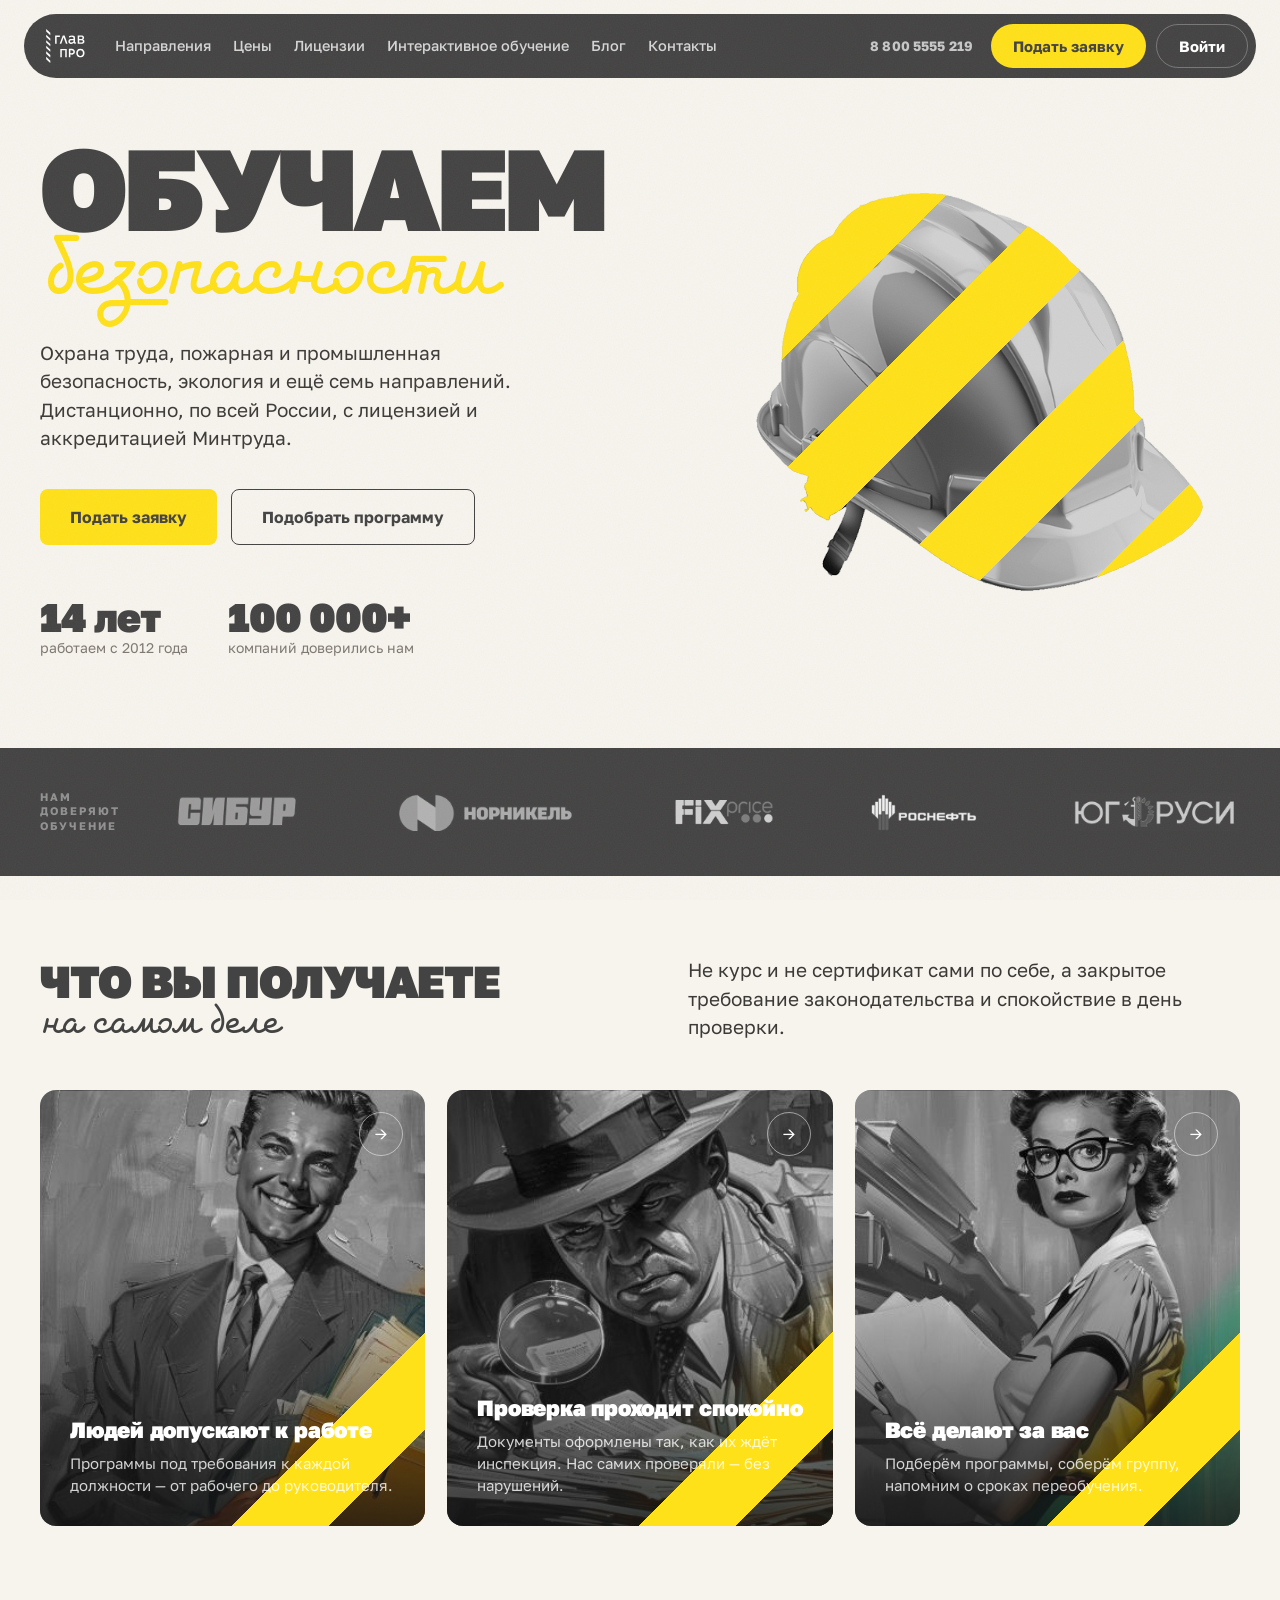
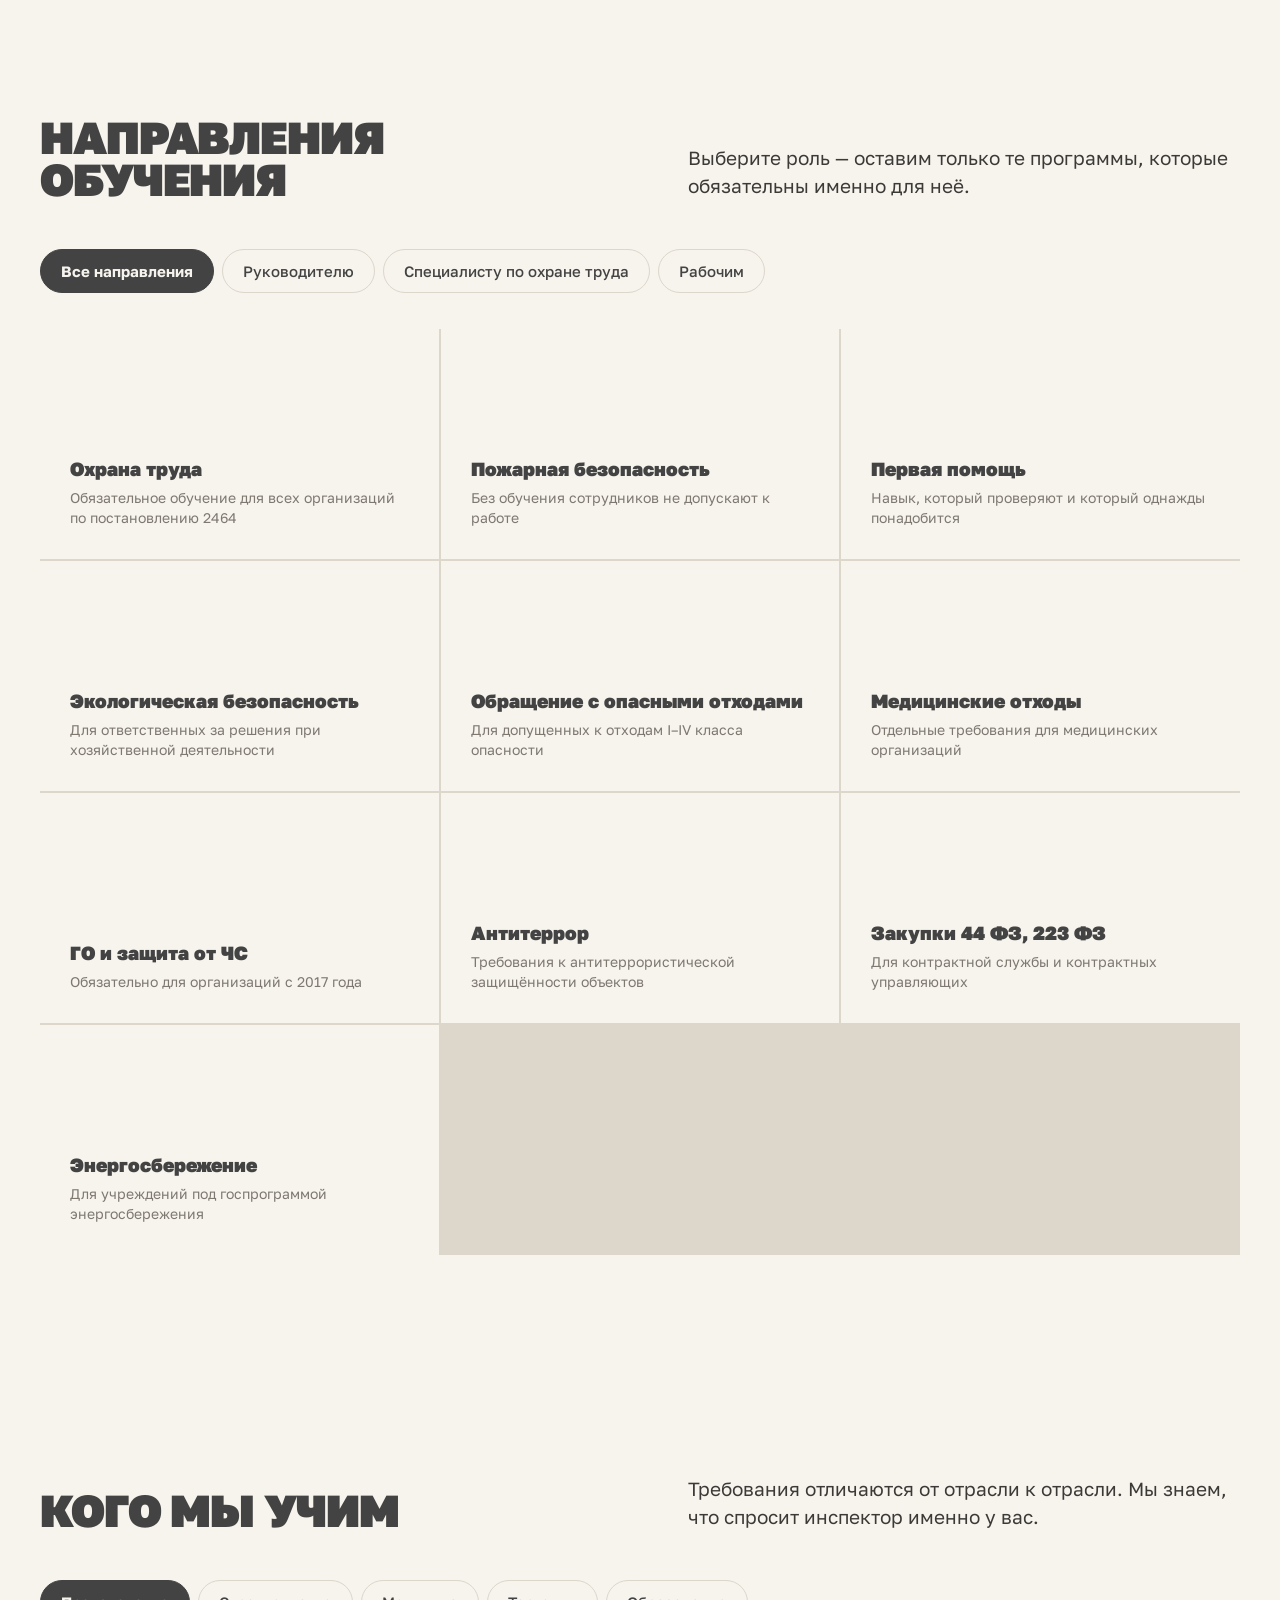
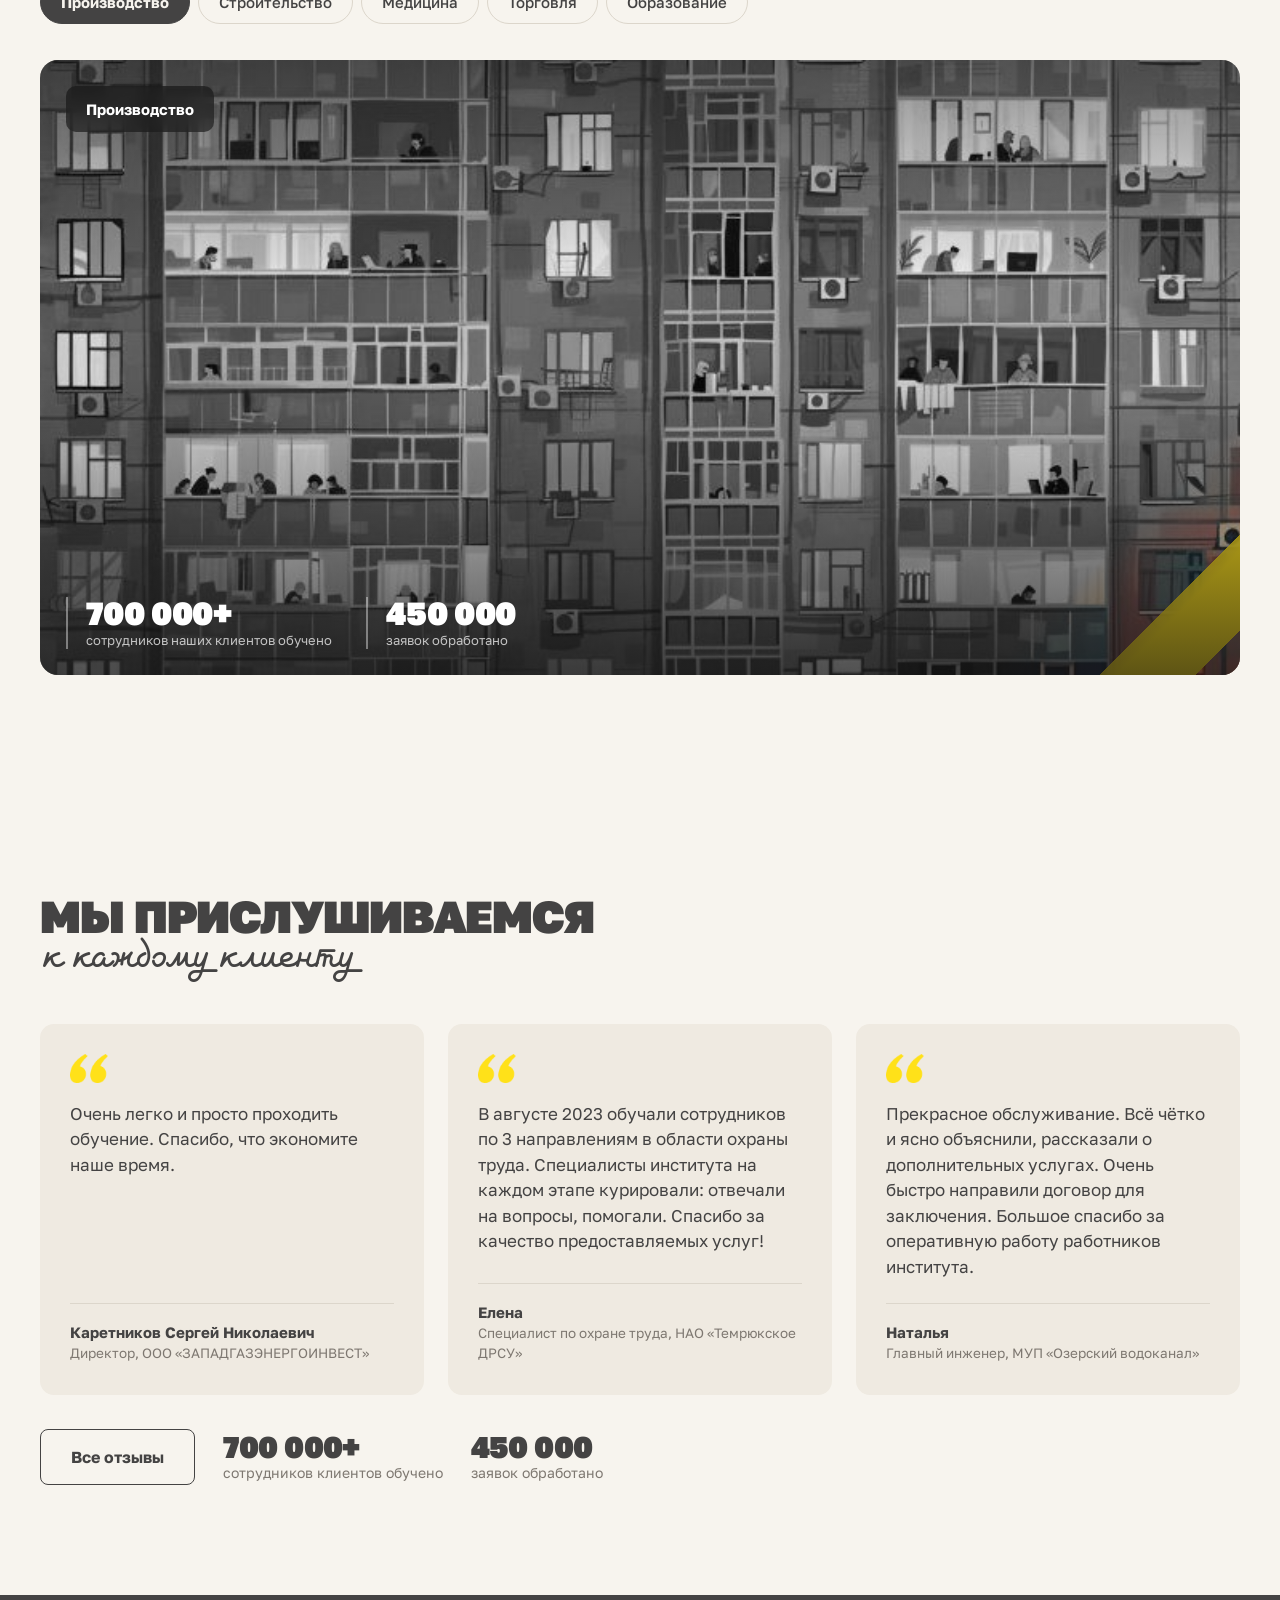
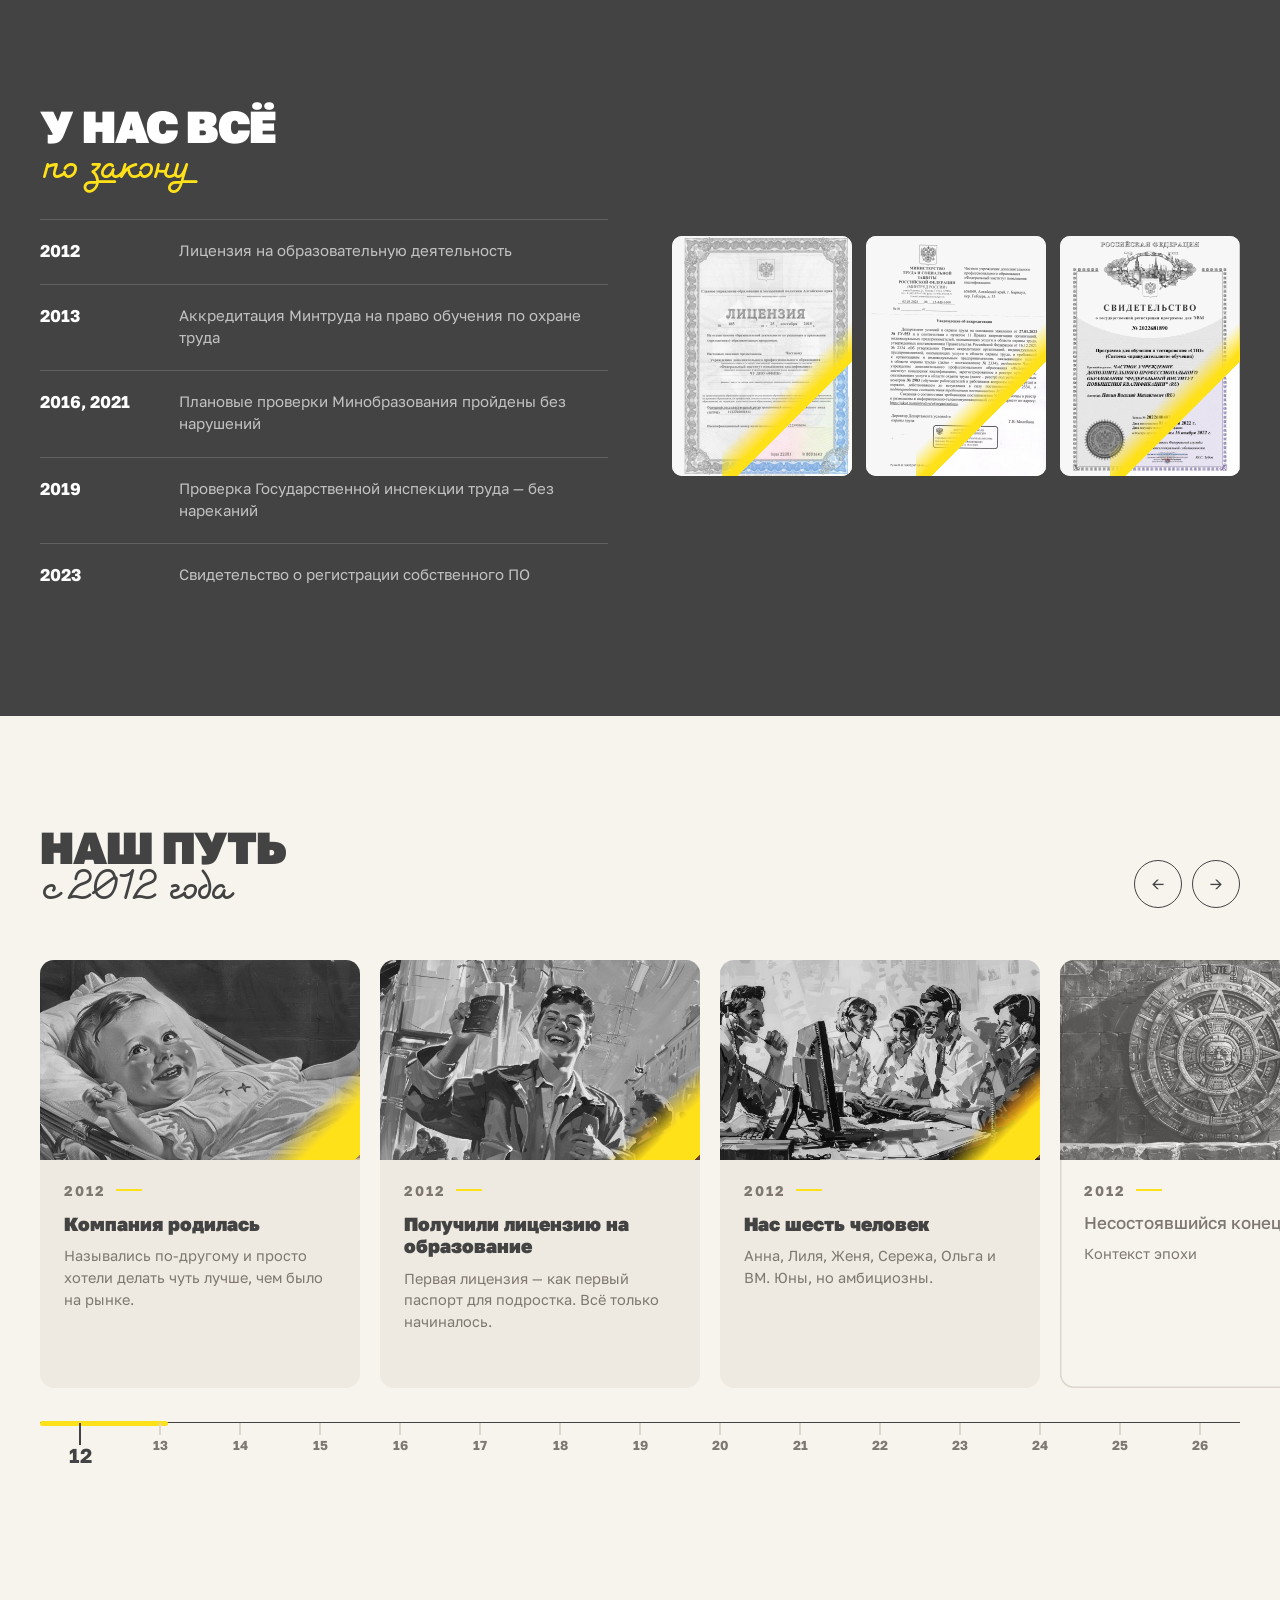
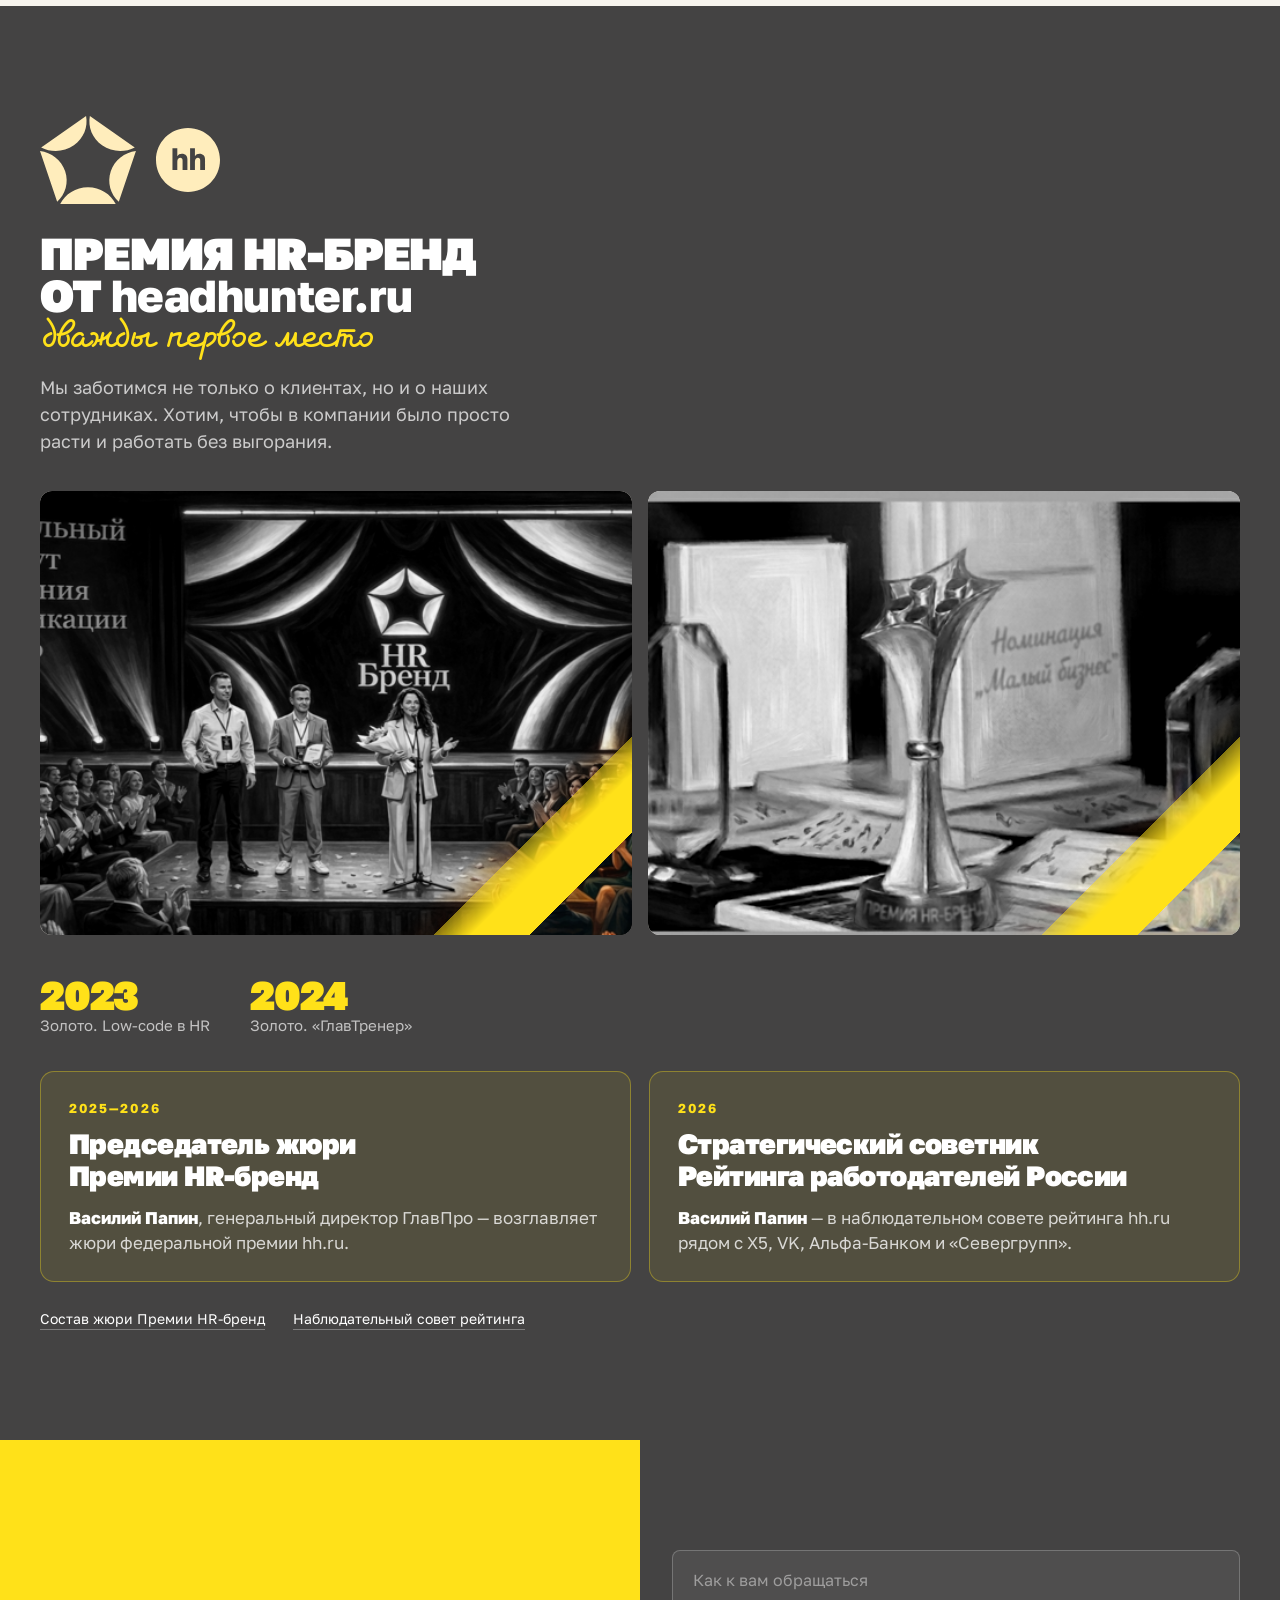
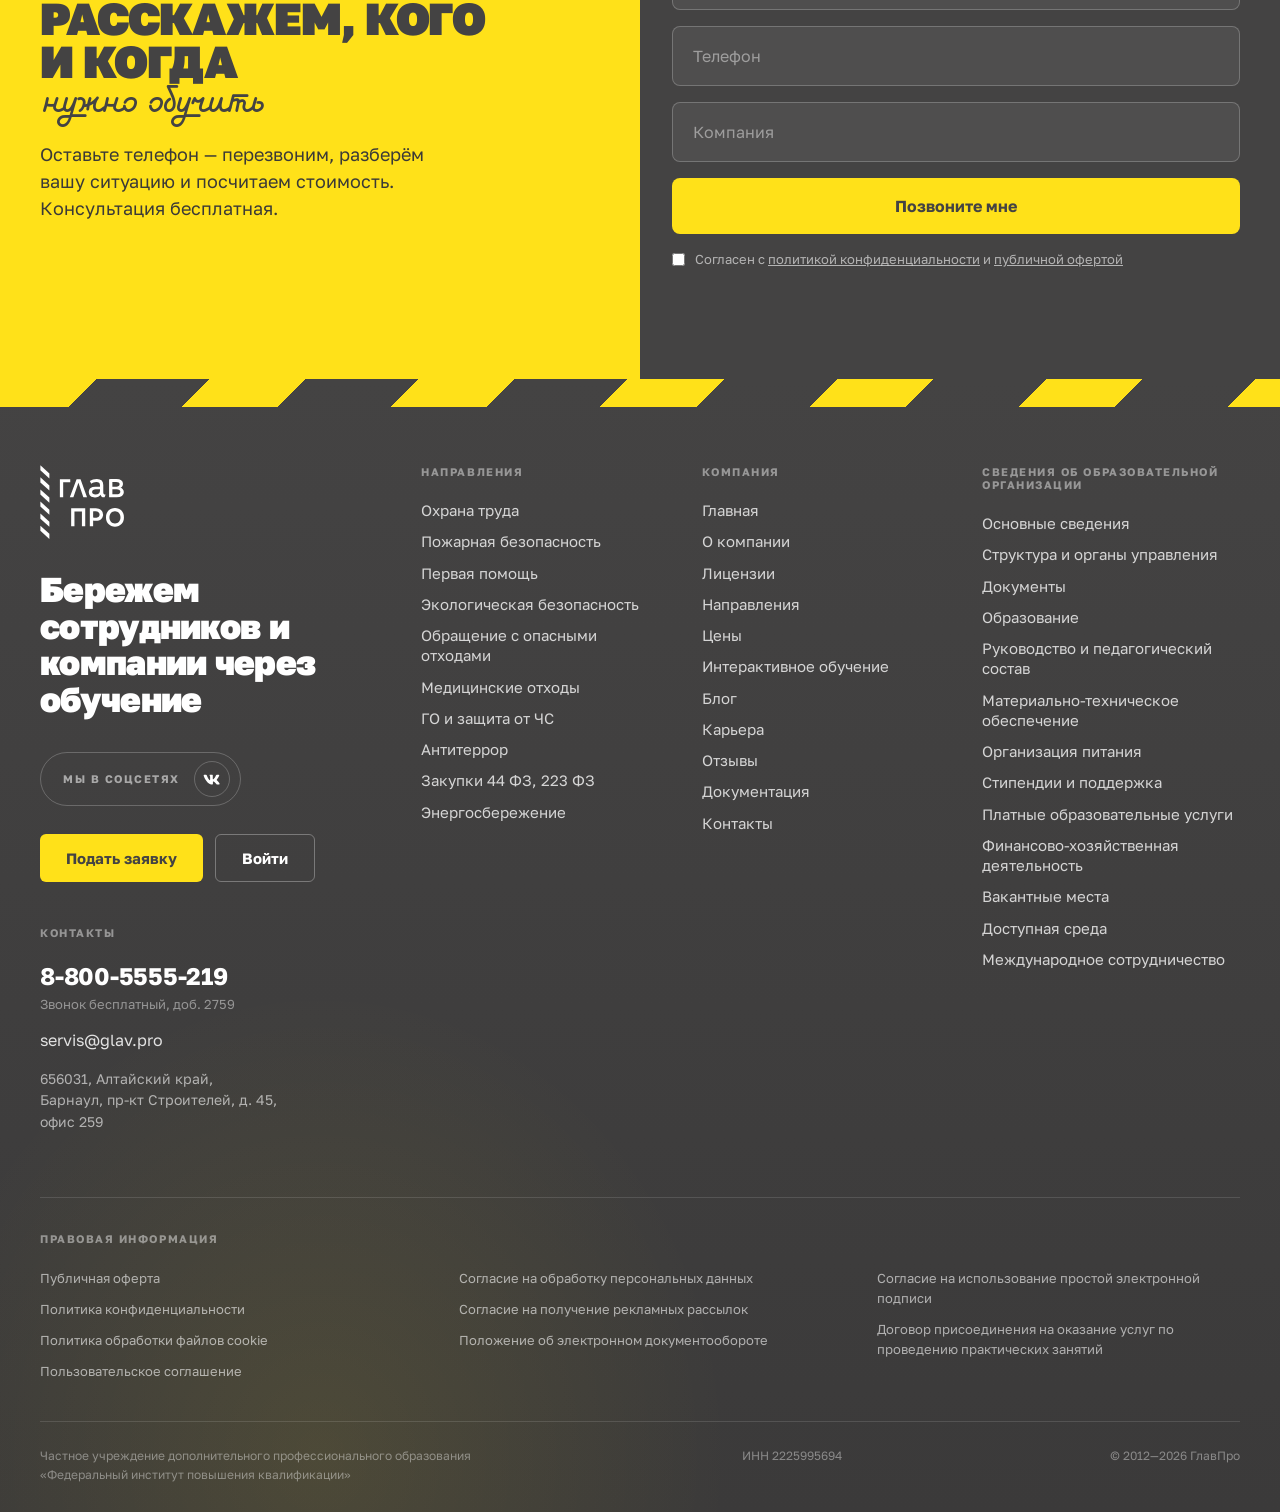
<file: index.html>
<!DOCTYPE html>
<html lang="ru">
<head>
<meta charset="UTF-8">
<meta name="viewport" content="width=device-width, initial-scale=1.0">
<title>ГлавПро — обучение по охране труда и безопасности | ГлавПро</title>
<link rel="preconnect" href="https://fonts.googleapis.com">
<link rel="preconnect" href="https://fonts.gstatic.com" crossorigin>
<link href="https://fonts.googleapis.com/css2?family=Golos+Text:wght@400;500;700;900&display=swap&subset=cyrillic,latin" rel="stylesheet">
<link rel="stylesheet" href="style.css">
</head>
<body>

<header class="header">
  <div class="header__bar">
    <a href="/"><img src="logo-white.svg" alt="ГлавПро"></a>
    <nav class="nav">
      <a href="#dirs">Направления</a>
      <a href="/tseny-na-obuchenie">Цены</a>
      <a href="#proof">Лицензии</a>
      <a href="/learning">Интерактивное обучение</a>
      <a href="/blog">Блог</a>
      <a href="/contacts">Контакты</a>
    </nav>
    <div class="header-actions">
      <a href="tel:88005555219" class="header__tel">8 800 5555 219</a>
      <a href="#cta" class="btn btn--yellow btn--sm">Подать заявку</a>
      <a href="https://test.glav.pro" class="btn btn--ink btn--sm">Войти</a>
    </div>
  </div>
</header>

<!-- ---------- Hero ---------- -->
<section class="hero">
  <div class="wrap">
    <div>
      <h1 class="h1">Обучаем<span class="script">безопасности</span></h1>
      <p class="lead hero__sub">Охрана труда, пожарная и промышленная безопасность, экология и ещё семь
        направлений. Дистанционно, по всей России, с лицензией и аккредитацией Минтруда.</p>
      <div class="hero__cta">
        <a href="#cta" class="btn btn--yellow">Подать заявку</a>
        <a href="#dirs" class="btn btn--ink">Подобрать программу</a>
      </div>
      <div class="hero__facts">
        <div class="hero__fact"><b>14 лет</b><span>работаем с 2012 года</span></div>
        <div class="hero__fact"><b>100 000+</b><span>компаний доверились нам</span></div>
      </div>
    </div>
    <figure class="hero__helmet">
      <img class="hero__helmet-img" src="img/helmet-3d.png" alt="">
      <span class="hero__tape" aria-hidden="true"></span>
    </figure>
  </div>
</section>

<!-- ---------- Партнёры ---------- -->
<section class="partners">
  <div class="wrap">
    <div class="kicker">Нам доверяют обучение</div>
    <div class="partners__row">
      <img src="img/client1.png" alt="Сибур">
      <img src="img/client3.png" alt="Норникель">
      <img src="img/client4.png" alt="Fix Price">
      <img src="img/client5.png" alt="Роснефть">
      <img src="img/client2.png" alt="Юг Руси">
    </div>
  </div>
</section>

<!-- ---------- Три обещания ---------- -->
<section class="section section--tight">
  <div class="wrap">
    <div class="section-head">
      <h2 class="h2">Что вы получаете<span class="script">на самом деле</span></h2>
      <p class="lead">Не курс и не сертификат сами по себе, а закрытое требование законодательства
        и спокойствие в день проверки.</p>
    </div>
    <div class="promises">

      <a href="#dirs" class="promise">
        <figure class="shot shot--sweep" style="--img:url('img/history/15.jpg')">
          <span class="shot__base"></span><span class="shot__color"></span><span class="shot__tape"></span>
        </figure>
        <span class="promise__veil"></span>
        <span class="promise__go">→</span>
        <div class="promise__body">
          <div class="h3">Людей допускают к работе</div>
          <p>Программы под требования к каждой должности — от рабочего до руководителя.</p>
        </div>
      </a>

      <a href="#proof" class="promise">
        <figure class="shot shot--sweep" style="--img:url('img/history/13.jpg')">
          <span class="shot__base"></span><span class="shot__color"></span><span class="shot__tape"></span>
        </figure>
        <span class="promise__veil"></span>
        <span class="promise__go">→</span>
        <div class="promise__body">
          <div class="h3">Проверка проходит спокойно</div>
          <p>Документы оформлены так, как их ждёт инспекция. Нас самих проверяли — без нарушений.</p>
        </div>
      </a>

      <a href="#cta" class="promise">
        <figure class="shot shot--sweep" style="--img:url('img/history/27.jpg')">
          <span class="shot__base"></span><span class="shot__color"></span><span class="shot__tape"></span>
        </figure>
        <span class="promise__veil"></span>
        <span class="promise__go">→</span>
        <div class="promise__body">
          <div class="h3">Всё делают за вас</div>
          <p>Подберём программы, соберём группу, напомним о сроках переобучения.</p>
        </div>
      </a>

    </div>
  </div>
</section>

<!-- ---------- Направления ---------- -->
<section class="section" id="dirs">
  <div class="wrap">
    <div class="section-head">
      <h2 class="h2">Направления<br>обучения</h2>
      <p class="lead">Выберите роль — оставим только те программы, которые обязательны именно для неё.</p>
    </div>

    <div class="tabs" role="tablist" data-tabs="dirs">
      <button class="tab" role="tab" aria-selected="true" data-filter="all">Все направления</button>
      <button class="tab" role="tab" aria-selected="false" data-filter="boss">Руководителю</button>
      <button class="tab" role="tab" aria-selected="false" data-filter="ot">Специалисту по охране труда</button>
      <button class="tab" role="tab" aria-selected="false" data-filter="worker">Рабочим</button>
    </div>

    <div class="dirs">
      <a href="/discipline/occup_safety" class="dir" data-role="boss ot worker">
        <img class="dir__dots" src="img/dis/dots/occup_safety.png" alt="">
        <h3>Охрана труда</h3><p>Обязательное обучение для всех организаций по постановлению 2464</p>
      </a>
      <a href="/discipline/fire_safety" class="dir" data-role="boss ot worker">
        <img class="dir__dots" src="img/dis/dots/fire_safety.png" alt="">
        <h3>Пожарная безопасность</h3><p>Без обучения сотрудников не допускают к работе</p>
      </a>
      <a href="/discipline/first_aid" class="dir" data-role="ot worker">
        <img class="dir__dots" src="img/dis/dots/first_aid.png" alt="">
        <h3>Первая помощь</h3><p>Навык, который проверяют и который однажды понадобится</p>
      </a>
      <a href="/discipline/eco" class="dir" data-role="boss ot">
        <img class="dir__dots" src="img/dis/dots/eco.png" alt="">
        <h3>Экологическая безопасность</h3><p>Для ответственных за решения при хозяйственной деятельности</p>
      </a>
      <a href="/discipline/waste" class="dir" data-role="boss ot">
        <img class="dir__dots" src="img/dis/dots/waste.png" alt="">
        <h3>Обращение с опасными отходами</h3><p>Для допущенных к отходам I–IV класса опасности</p>
      </a>
      <a href="/discipline/med_waste" class="dir" data-role="ot worker">
        <img class="dir__dots" src="img/dis/dots/med_waste.png" alt="">
        <h3>Медицинские отходы</h3><p>Отдельные требования для медицинских организаций</p>
      </a>
      <a href="/discipline/civil_defence" class="dir" data-role="boss ot">
        <img class="dir__dots" src="img/dis/dots/civil_defence.png" alt="">
        <h3>ГО и защита от ЧС</h3><p>Обязательно для организаций с 2017 года</p>
      </a>
      <a href="/discipline/antiterr" class="dir" data-role="boss ot">
        <img class="dir__dots" src="img/dis/dots/antiterr.png" alt="">
        <h3>Антитеррор</h3><p>Требования к антитеррористической защищённости объектов</p>
      </a>
      <a href="/discipline/procurement" class="dir" data-role="boss">
        <img class="dir__dots" src="img/dis/dots/procurement.png" alt="">
        <h3>Закупки 44 ФЗ, 223 ФЗ</h3><p>Для контрактной службы и контрактных управляющих</p>
      </a>
      <a href="/discipline/energy_saving" class="dir" data-role="boss ot">
        <img class="dir__dots" src="img/dis/dots/energy_saving.png" alt="">
        <h3>Энергосбережение</h3><p>Для учреждений под госпрограммой энергосбережения</p>
      </a>
    </div>
  </div>
</section>

<!-- ---------- Отрасли ---------- -->
<section class="section" id="industries">
  <div class="wrap">
    <div class="section-head">
      <h2 class="h2">Кого мы учим</h2>
      <p class="lead">Требования отличаются от отрасли к отрасли. Мы знаем, что спросит инспектор
        именно у вас.</p>
    </div>

    <div class="tabs" role="tablist" data-tabs="ind">
      <button class="tab" role="tab" aria-selected="true" data-ind="0">Производство</button>
      <button class="tab" role="tab" aria-selected="false" data-ind="1">Строительство</button>
      <button class="tab" role="tab" aria-selected="false" data-ind="2">Медицина</button>
      <button class="tab" role="tab" aria-selected="false" data-ind="3">Торговля</button>
      <button class="tab" role="tab" aria-selected="false" data-ind="4">Образование</button>
    </div>

    <div class="ind__stage">
      <figure class="shot shot--sweep" id="indShot" style="--img:url('img/history/14.jpg')">
        <span class="shot__base"></span><span class="shot__color"></span><span class="shot__tape"></span>
      </figure>
      <div class="ind__badge" id="indBadge">Производство</div>
      <div class="ind__nums">
        <div class="ind__num"><b>700 000+</b><span>сотрудников наших клиентов обучено</span></div>
        <div class="ind__num"><b>450 000</b><span>заявок обработано</span></div>
      </div>
    </div>
  </div>
</section>

<!-- ---------- Отзывы ---------- -->
<section class="section" id="reviews">
  <div class="wrap">
    <div class="section-head">
      <h2 class="h2">Мы прислушиваемся<span class="script">к каждому клиенту</span></h2>
    </div>

    <div class="revs">
      <article class="rev">
        <img src="img/quote.png" alt="">
        <blockquote>Очень легко и просто проходить обучение. Спасибо, что экономите наше время.</blockquote>
        <footer><b>Каретников Сергей Николаевич</b>Директор, ООО «ЗАПАДГАЗЭНЕРГОИНВЕСТ»</footer>
      </article>
      <article class="rev">
        <img src="img/quote.png" alt="">
        <blockquote>В августе 2023 обучали сотрудников по 3 направлениям в области охраны труда.
          Специалисты института на каждом этапе курировали: отвечали на вопросы, помогали.
          Спасибо за качество предоставляемых услуг!</blockquote>
        <footer><b>Елена</b>Специалист по охране труда, НАО «Темрюкское ДРСУ»</footer>
      </article>
      <article class="rev">
        <img src="img/quote.png" alt="">
        <blockquote>Прекрасное обслуживание. Всё чётко и ясно объяснили, рассказали о дополнительных
          услугах. Очень быстро направили договор для заключения. Большое спасибо за оперативную
          работу работников института.</blockquote>
        <footer><b>Наталья</b>Главный инженер, МУП «Озерский водоканал»</footer>
      </article>
    </div>

    <div class="revs__more">
      <a href="/review" class="btn btn--ink">Все отзывы</a>
      <div class="revs__fact"><b>700 000+</b><span>сотрудников клиентов обучено</span></div>
      <div class="revs__fact"><b>450 000</b><span>заявок обработано</span></div>
    </div>
  </div>
</section>

<!-- ---------- Доказательства ---------- -->
<section class="section proof" id="proof">
  <div class="wrap">
    <div>
      <h2 class="h2">У нас всё<span class="script">по закону</span></h2>
      <div class="proof__list">
        <div class="proof__row"><b>2012</b><span>Лицензия на образовательную деятельность</span></div>
        <div class="proof__row"><b>2013</b><span>Аккредитация Минтруда на право обучения по охране труда</span></div>
        <div class="proof__row"><b>2016, 2021</b><span>Плановые проверки Минобразования пройдены без нарушений</span></div>
        <div class="proof__row"><b>2019</b><span>Проверка Государственной инспекции труда — без нареканий</span></div>
        <div class="proof__row"><b>2023</b><span>Свидетельство о регистрации собственного ПО</span></div>
      </div>
    </div>
    <div class="proof__docs">
      <figure class="shot shot--sweep" style="--img:url('img/doc1_full.jpg')">
        <span class="shot__base"></span><span class="shot__color"></span><span class="shot__tape"></span>
      </figure>
      <figure class="shot shot--sweep" style="--img:url('img/doc2_full.jpg')">
        <span class="shot__base"></span><span class="shot__color"></span><span class="shot__tape"></span>
      </figure>
      <figure class="shot shot--sweep" style="--img:url('img/doc3_full.jpg')">
        <span class="shot__base"></span><span class="shot__color"></span><span class="shot__tape"></span>
      </figure>
    </div>
  </div>
</section>

<!-- ---------- Таймлайн ---------- -->
<section class="section" id="history">
  <div class="wrap">
    <div class="section-head">
      <h2 class="h2">Наш путь<span class="script">с 2012 года</span></h2>
      <div class="tl__nav">
        <button id="tlPrev" aria-label="Назад">←</button>
        <button id="tlNext" aria-label="Вперёд">→</button>
      </div>
    </div>

    <div class="tl">
      <div class="tl__track" id="tlTrack"></div>
      <div class="tl__ruler" id="tlRuler"><div class="tl__thumb" id="tlThumb"></div></div>
    </div>
  </div>
</section>

<!-- ---------- Премия HR-бренд ---------- -->
<section class="section award" id="award">
  <div class="wrap">
    <div class="award__brands">
      <img class="award__mark" src="img/hrbrand-mark.svg" alt="Премия HR-бренд">
      <img class="award__hh" src="img/hh-logo.svg" alt="HeadHunter">
    </div>

    <div class="award__intro">
      <h2 class="h2">Премия HR-бренд<br>от <span class="award__hh-name">headhunter.ru</span><span class="script">дважды первое место</span></h2>
      <p>Мы заботимся не только о клиентах, но и о наших сотрудниках.
        Хотим, чтобы в компании было просто расти и работать без выгорания.</p>
    </div>

    <div class="award__shots">
      <figure class="shot shot--sweep" style="--img:url('img/history/39.png')">
        <span class="shot__base"></span><span class="shot__color"></span><span class="shot__tape"></span>
      </figure>
      <figure class="shot shot--sweep" style="--img:url('img/history/40.png')">
        <span class="shot__base"></span><span class="shot__color"></span><span class="shot__tape"></span>
      </figure>
    </div>

    <div class="award__proof">
      <div><b>2023</b><span>Золото. Low-code в HR</span></div>
      <div><b>2024</b><span>Золото. «ГлавТренер»</span></div>
    </div>

    <div class="award__roles">
      <article class="award__role">
        <div class="award__role-year">2025—2026</div>
        <h3>Председатель жюри<br>Премии HR-бренд</h3>
        <p><strong>Василий Папин</strong>, генеральный директор ГлавПро —
          возглавляет жюри федеральной премии hh.ru.</p>
      </article>
      <article class="award__role">
        <div class="award__role-year">2026</div>
        <h3>Стратегический советник<br>Рейтинга работодателей России</h3>
        <p><strong>Василий Папин</strong> — в наблюдательном совете рейтинга hh.ru
          рядом с X5, VK, Альфа-Банком и «Севергрупп».</p>
      </article>
    </div>

    <div class="award__links">
      <a href="https://hrbrand.ru/Jury/" target="_blank" rel="noopener">Состав жюри Премии HR-бренд</a>
      <a href="https://rating.hh.ru/board" target="_blank" rel="noopener">Наблюдательный совет рейтинга</a>
    </div>
  </div>
</section>

<!-- ---------- Форма ---------- -->
<section class="section cta" id="cta">
  <div class="wrap">
    <div class="cta__left">
      <h2 class="h2">Расскажем, кого<br>и когда<span class="script">нужно обучить</span></h2>
      <p>Оставьте телефон — перезвоним, разберём вашу ситуацию и посчитаем стоимость.
        Консультация бесплатная.</p>
    </div>
    <form class="form" onsubmit="return false">
      <input type="text" placeholder="Как к вам обращаться" required>
      <input type="tel" placeholder="Телефон" required>
      <input type="text" placeholder="Компания">
      <button type="submit" class="btn btn--yellow">Позвоните мне</button>
      <label>
        <input type="checkbox" required style="height:auto;width:auto">
        <span>Согласен с <a href="https://glav.pro/docs/Policy_confidence.pdf">политикой конфиденциальности</a>
          и <a href="https://glav.pro/docs/Public_ofert.pdf">публичной офертой</a></span>
      </label>
    </form>
  </div>
</section>

<footer class="footer">
  <div class="footer-inner">

    <div class="footer-top">

      <div class="f-brand">
        <div class="f-logo">
          <img src="logo-white.svg" alt="ГлавПро">
        </div>

        <p class="f-claim">Бережем сотрудников и компании через обучение</p>

        <div class="f-social">
          <span>Мы в соцсетях</span>
          <a href="https://vk.com/glavpro1" aria-label="ВКонтакте">
            <svg viewBox="0 0 24 24"><path d="M21.54 7.1c.15-.5 0-.87-.72-.87h-2.37c-.6 0-.88.32-1.03.67 0 0-1.2 2.93-2.9 4.83-.55.55-.8.72-1.1.72-.15 0-.37-.17-.37-.67V7.1c0-.6-.17-.87-.67-.87H9.14c-.37 0-.6.28-.6.55 0 .57.87.7.95 2.32v3.5c0 .77-.14.9-.44.9-.8 0-2.76-2.95-3.92-6.33C4.9 6.5 4.67 6.23 4.06 6.23H1.7c-.68 0-.82.32-.82.67 0 .63.8 3.76 3.72 7.9C6.54 17.9 9.2 19.22 11.6 19.22c1.45 0 1.63-.33 1.63-.9v-2.12c0-.68.14-.82.62-.82.35 0 .95.18 2.35 1.52 1.6 1.6 1.87 2.32 2.77 2.32h2.37c.68 0 1.02-.33.82-.99-.21-.66-.99-1.61-2.02-2.74-.56-.66-1.39-1.37-1.64-1.72-.35-.46-.25-.66 0-1.06 0 0 2.87-4.04 3.17-5.41z"/></svg>
          </a>
        </div>

        <div class="f-actions">
          <a href="/request" class="f-btn f-btn-primary">Подать заявку</a>
          <a href="https://test.glav.pro" class="f-btn f-btn-ghost">Войти</a>
        </div>

        <div class="f-contacts">
          <div class="f-head">Контакты</div>
          <a href="tel:88005555219" class="f-phone">8-800-5555-219</a>
          <p class="f-note">Звонок бесплатный, доб. 2759</p>
          <a href="mailto:servis@glav.pro" class="f-mail">servis@glav.pro</a>
          <p class="f-addr">656031, Алтайский край, Барнаул, пр-кт Строителей, д. 45, офис 259</p>
        </div>
      </div>

      <div class="f-col">
        <div class="f-head">Направления</div>
        <ul>
          <li><a href="/discipline/occup_safety">Охрана труда</a></li>
          <li><a href="/discipline/fire_safety">Пожарная безопасность</a></li>
          <li><a href="/discipline/first_aid">Первая помощь</a></li>
          <li><a href="/discipline/eco">Экологическая безопасность</a></li>
          <li><a href="/discipline/waste">Обращение с опасными отходами</a></li>
          <li><a href="/discipline/med_waste">Медицинские отходы</a></li>
          <li><a href="/discipline/civil_defence">ГО и защита от ЧС</a></li>
          <li><a href="/discipline/antiterr">Антитеррор</a></li>
          <li><a href="/discipline/procurement">Закупки 44 ФЗ, 223 ФЗ</a></li>
          <li><a href="/discipline/energy_saving">Энергосбережение</a></li>
        </ul>
      </div>

      <div class="f-col">
        <div class="f-head">Компания</div>
        <ul>
          <li><a href="/">Главная</a></li>
          <li><a href="/about">О компании</a></li>
          <li><a href="/license">Лицензии</a></li>
          <li><a href="/disciplines">Направления</a></li>
          <li><a href="/tseny-na-obuchenie">Цены</a></li>
          <li><a href="/learning">Интерактивное обучение</a></li>
          <li><a href="/blog">Блог</a></li>
          <li><a href="/career">Карьера</a></li>
          <li><a href="/review">Отзывы</a></li>
          <li><a href="/dokumentacia-po">Документация</a></li>
          <li><a href="/contacts">Контакты</a></li>
        </ul>
      </div>

      <div class="f-col">
        <div class="f-head">Сведения об образовательной организации</div>
        <ul>
          <li><a href="/sveden/common">Основные сведения</a></li>
          <li><a href="/sveden/struct">Структура и органы управления</a></li>
          <li><a href="/sveden/document">Документы</a></li>
          <li><a href="/sveden/education">Образование</a></li>
          <li><a href="/sveden/employees">Руководство и педагогический состав</a></li>
          <li><a href="/sveden/objects">Материально-техническое обеспечение</a></li>
          <li><a href="/sveden/catering">Организация питания</a></li>
          <li><a href="/sveden/grants">Стипендии и поддержка</a></li>
          <li><a href="/sveden/paid-edu">Платные образовательные услуги</a></li>
          <li><a href="/sveden/budget">Финансово-хозяйственная деятельность</a></li>
          <li><a href="/sveden/vacant">Вакантные места</a></li>
          <li><a href="/sveden/ovz">Доступная среда</a></li>
          <li><a href="/sveden/inter">Международное сотрудничество</a></li>
        </ul>
      </div>

    </div>

    <div class="f-legal">
      <div class="f-head">Правовая информация</div>
      <ul class="f-legal-list">
        <li><a href="https://glav.pro/docs/Public_ofert.pdf">Публичная оферта</a></li>
        <li><a href="https://glav.pro/docs/Policy_confidence.pdf">Политика конфиденциальности</a></li>
        <li><a href="https://glav.pro/docs/Policy_cookie.pdf">Политика обработки файлов cookie</a></li>
        <li><a href="https://glav.pro/docs/User_conversion.pdf">Пользовательское соглашение</a></li>
        <li><a href="https://glav.pro/docs/AGREE_PD.pdf">Согласие на обработку персональных данных</a></li>
        <li><a href="https://glav.pro/docs/Agree_references.pdf">Согласие на получение рекламных рассылок</a></li>
        <li><a href="https://glav.pro/docs/Polozhenie_EDO.pdf">Положение об электронном документообороте</a></li>
        <li><a href="https://glav.pro/docs/Agree_PEP.pdf">Согласие на использование простой электронной подписи</a></li>
        <li><a href="https://glav.pro/docs/Dogovor_prisoedineniya_instruktor.pdf">Договор присоединения на оказание услуг по проведению практических занятий</a></li>
      </ul>
    </div>

    <div class="f-bottom">
      <p class="f-entity">Частное учреждение дополнительного профессионального образования «Федеральный институт повышения квалификации»</p>
      <p class="f-inn">ИНН 2225995694</p>
      <p>© 2012—2026 ГлавПро</p>
    </div>

  </div>
</footer>

<script src="app.js"></script>
</body>
</html>
</file>
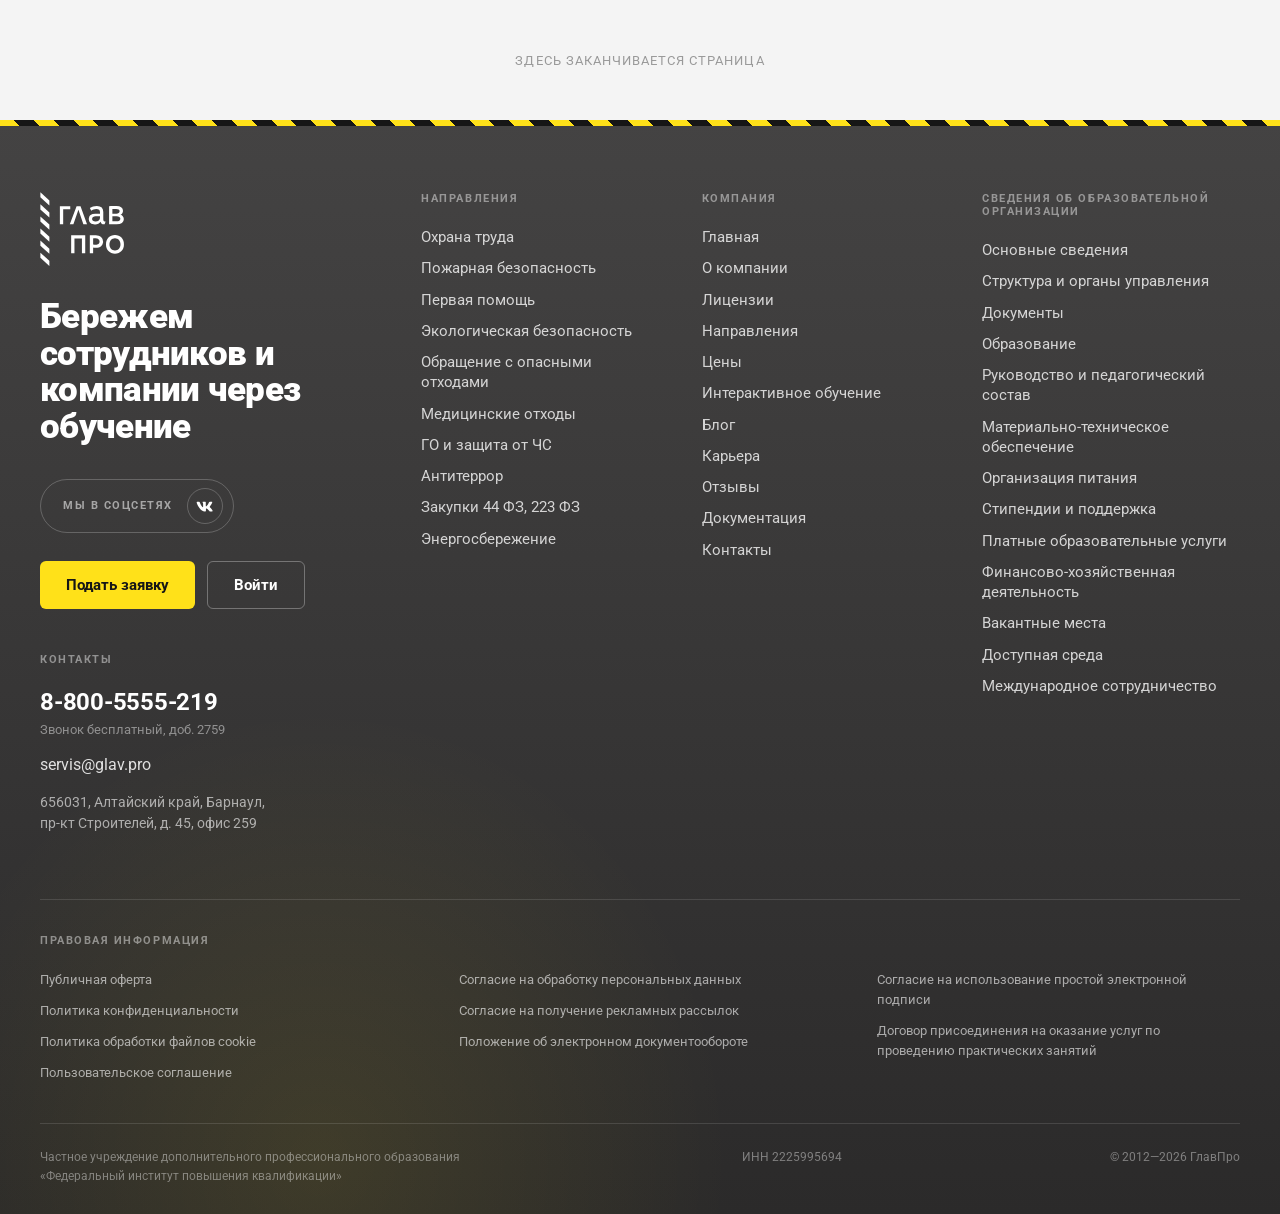
<file: footer.html>
<!DOCTYPE html>
<html lang="ru">
<head>
<meta charset="UTF-8">
<meta name="viewport" content="width=device-width, initial-scale=1.0">
<title>ГлавПро — подвал, вариант 1</title>
<link rel="preconnect" href="https://fonts.googleapis.com">
<link rel="preconnect" href="https://fonts.gstatic.com" crossorigin>
<link href="https://fonts.googleapis.com/css2?family=Roboto:wght@400;500;700;900&display=swap" rel="stylesheet">
<style>
  *{margin:0;padding:0;box-sizing:border-box}
  body{font-family:'Roboto',sans-serif;background:#f4f4f4}
  .page-stub{height:120px;display:flex;align-items:center;justify-content:center;color:#9a9a9a;font-size:13px;letter-spacing:.08em;text-transform:uppercase}

  /* ---------- Подвал ---------- */
  .footer{
    position:relative;
    background:linear-gradient(180deg,#444343 0%,#2b2a2a 100%);
    color:#fff;
    overflow:hidden;
  }
  .footer::before{
    content:'';
    position:absolute;top:0;left:0;right:0;height:6px;
    background:repeating-linear-gradient(45deg,#FFE119 0 14px,#161616 14px 28px);
  }
  .footer::after{
    content:'';
    position:absolute;left:-10%;bottom:-40%;width:70%;height:90%;
    background:radial-gradient(ellipse at center,rgba(255,225,25,.09) 0%,rgba(255,225,25,0) 65%);
    pointer-events:none;
  }
  .footer-inner{position:relative;z-index:1;max-width:1280px;margin:0 auto;padding:72px 40px 28px}

  .footer-top{
    display:grid;
    grid-template-columns:minmax(0,1.45fr) minmax(0,1fr) minmax(0,1fr) minmax(0,1.15fr);
    gap:56px;
  }
  .footer-top>*{min-width:0}

  /* --- Брендовая колонка --- */
  .f-logo img{height:74px;width:auto;display:block}
  .f-claim{
    margin-top:32px;
    font-size:clamp(26px,2.7vw,40px);
    font-weight:900;
    line-height:1.06;
    letter-spacing:-.02em;
    max-width:9em;
  }
  .f-social{
    display:inline-flex;align-items:center;gap:14px;
    margin-top:34px;padding:8px 10px 8px 22px;
    border:1px solid rgba(255,255,255,.22);border-radius:999px;
  }
  .f-social span{
    font-size:11px;font-weight:700;letter-spacing:.14em;text-transform:uppercase;
    color:rgba(255,255,255,.55);
  }
  .f-social a{
    display:grid;place-items:center;width:36px;height:36px;border-radius:50%;
    border:1px solid rgba(255,255,255,.22);transition:.2s;
  }
  .f-social svg{width:18px;height:18px;fill:#fff;transition:.2s}
  .f-social a:hover{background:#FFE119;border-color:#FFE119}
  .f-social a:hover svg{fill:#161616}

  .f-actions{display:flex;gap:12px;margin-top:28px;flex-wrap:wrap}
  .f-btn{
    display:inline-flex;align-items:center;justify-content:center;
    height:48px;padding:0 26px;border-radius:6px;
    font-size:15px;font-weight:700;text-decoration:none;transition:.2s;white-space:nowrap;
  }
  .f-btn-primary{background:#FFE119;color:#161616}
  .f-btn-primary:hover{background:#fff}
  .f-btn-ghost{border:1px solid rgba(255,255,255,.3);color:#fff}
  .f-btn-ghost:hover{border-color:#FFE119;color:#FFE119}

  /* --- Колонки ссылок --- */
  .f-head{
    font-size:11px;font-weight:700;letter-spacing:.14em;text-transform:uppercase;
    color:rgba(255,255,255,.45);margin-bottom:22px;
  }
  .f-col ul{list-style:none}
  .f-col li+li{margin-top:11px}
  .f-col a{
    color:rgba(255,255,255,.78);text-decoration:none;font-size:15px;line-height:1.35;
    transition:color .2s;
  }
  .f-col a:hover{color:#FFE119}

  /* --- Контакты --- */
  .f-contacts{margin-top:44px}
  .f-phone{font-size:24px;font-weight:700;color:#fff;text-decoration:none;letter-spacing:-.01em}
  .f-phone:hover{color:#FFE119}
  .f-note{font-size:13px;color:rgba(255,255,255,.45);margin-top:6px}
  .f-mail{display:inline-block;margin-top:18px;font-size:16px;color:rgba(255,255,255,.85);text-decoration:none}
  .f-mail:hover{color:#FFE119}
  .f-addr{margin-top:18px;font-size:14px;line-height:1.55;color:rgba(255,255,255,.6);max-width:17em}

  /* --- Правовая информация --- */
  .f-legal{
    margin-top:64px;padding-top:34px;
    border-top:1px solid rgba(255,255,255,.12);
  }
  .f-legal-list{
    columns:3;column-gap:56px;list-style:none;margin-top:20px;
  }
  .f-legal-list li{margin-bottom:11px;break-inside:avoid}
  .f-legal-list a{
    color:rgba(255,255,255,.6);text-decoration:none;font-size:13px;line-height:1.4;
    transition:color .2s;
  }
  .f-legal-list a:hover{color:#FFE119}

  /* --- Нижняя строка --- */
  .f-bottom{
    margin-top:40px;padding-top:24px;
    border-top:1px solid rgba(255,255,255,.12);
    display:flex;justify-content:space-between;align-items:flex-start;gap:32px;flex-wrap:wrap;
  }
  .f-bottom p{font-size:12px;line-height:1.6;color:rgba(255,255,255,.4)}
  .f-entity{max-width:62ch}
  .f-inn{white-space:nowrap}

  @media(max-width:1100px){
    .footer-top{grid-template-columns:minmax(0,1fr) minmax(0,1fr);gap:48px 40px}
    .f-brand{grid-column:1/-1}
    .f-claim{max-width:14em}
  }
  @media(max-width:700px){
    .footer-inner{padding:56px 20px 24px}
    .footer-top{grid-template-columns:minmax(0,1fr);gap:40px}
    .f-brand{grid-column:auto}
    .f-legal-list{columns:1}
    .f-actions{gap:10px}
    .f-actions .f-btn{flex:1 1 0;min-width:0;padding:0 14px}
    .f-bottom{flex-direction:column;gap:10px}
  }
</style>
</head>
<body>

<div class="page-stub">Здесь заканчивается страница</div>

<footer class="footer">
  <div class="footer-inner">

    <div class="footer-top">

      <div class="f-brand">
        <div class="f-logo">
          <img src="logo-white.svg" alt="ГлавПро">
        </div>

        <p class="f-claim">Бережем сотрудников и компании через обучение</p>

        <div class="f-social">
          <span>Мы в соцсетях</span>
          <a href="https://vk.com/glavpro1" aria-label="ВКонтакте">
            <svg viewBox="0 0 24 24"><path d="M21.54 7.1c.15-.5 0-.87-.72-.87h-2.37c-.6 0-.88.32-1.03.67 0 0-1.2 2.93-2.9 4.83-.55.55-.8.72-1.1.72-.15 0-.37-.17-.37-.67V7.1c0-.6-.17-.87-.67-.87H9.14c-.37 0-.6.28-.6.55 0 .57.87.7.95 2.32v3.5c0 .77-.14.9-.44.9-.8 0-2.76-2.95-3.92-6.33C4.9 6.5 4.67 6.23 4.06 6.23H1.7c-.68 0-.82.32-.82.67 0 .63.8 3.76 3.72 7.9C6.54 17.9 9.2 19.22 11.6 19.22c1.45 0 1.63-.33 1.63-.9v-2.12c0-.68.14-.82.62-.82.35 0 .95.18 2.35 1.52 1.6 1.6 1.87 2.32 2.77 2.32h2.37c.68 0 1.02-.33.82-.99-.21-.66-.99-1.61-2.02-2.74-.56-.66-1.39-1.37-1.64-1.72-.35-.46-.25-.66 0-1.06 0 0 2.87-4.04 3.17-5.41z"/></svg>
          </a>
        </div>

        <div class="f-actions">
          <a href="/request" class="f-btn f-btn-primary">Подать заявку</a>
          <a href="https://test.glav.pro" class="f-btn f-btn-ghost">Войти</a>
        </div>

        <div class="f-contacts">
          <div class="f-head">Контакты</div>
          <a href="tel:88005555219" class="f-phone">8-800-5555-219</a>
          <p class="f-note">Звонок бесплатный, доб. 2759</p>
          <a href="mailto:servis@glav.pro" class="f-mail">servis@glav.pro</a>
          <p class="f-addr">656031, Алтайский край, Барнаул, пр-кт Строителей, д. 45, офис 259</p>
        </div>
      </div>

      <div class="f-col">
        <div class="f-head">Направления</div>
        <ul>
          <li><a href="/discipline/occup_safety">Охрана труда</a></li>
          <li><a href="/discipline/fire_safety">Пожарная безопасность</a></li>
          <li><a href="/discipline/first_aid">Первая помощь</a></li>
          <li><a href="/discipline/eco">Экологическая безопасность</a></li>
          <li><a href="/discipline/waste">Обращение с опасными отходами</a></li>
          <li><a href="/discipline/med_waste">Медицинские отходы</a></li>
          <li><a href="/discipline/civil_defence">ГО и защита от ЧС</a></li>
          <li><a href="/discipline/antiterr">Антитеррор</a></li>
          <li><a href="/discipline/procurement">Закупки 44 ФЗ, 223 ФЗ</a></li>
          <li><a href="/discipline/energy_saving">Энергосбережение</a></li>
        </ul>
      </div>

      <div class="f-col">
        <div class="f-head">Компания</div>
        <ul>
          <li><a href="/">Главная</a></li>
          <li><a href="/about">О компании</a></li>
          <li><a href="/license">Лицензии</a></li>
          <li><a href="/disciplines">Направления</a></li>
          <li><a href="/tseny-na-obuchenie">Цены</a></li>
          <li><a href="/learning">Интерактивное обучение</a></li>
          <li><a href="/blog">Блог</a></li>
          <li><a href="/career">Карьера</a></li>
          <li><a href="/review">Отзывы</a></li>
          <li><a href="/dokumentacia-po">Документация</a></li>
          <li><a href="/contacts">Контакты</a></li>
        </ul>
      </div>

      <div class="f-col">
        <div class="f-head">Сведения об образовательной организации</div>
        <ul>
          <li><a href="/sveden/common">Основные сведения</a></li>
          <li><a href="/sveden/struct">Структура и органы управления</a></li>
          <li><a href="/sveden/document">Документы</a></li>
          <li><a href="/sveden/education">Образование</a></li>
          <li><a href="/sveden/employees">Руководство и педагогический состав</a></li>
          <li><a href="/sveden/objects">Материально-техническое обеспечение</a></li>
          <li><a href="/sveden/catering">Организация питания</a></li>
          <li><a href="/sveden/grants">Стипендии и поддержка</a></li>
          <li><a href="/sveden/paid-edu">Платные образовательные услуги</a></li>
          <li><a href="/sveden/budget">Финансово-хозяйственная деятельность</a></li>
          <li><a href="/sveden/vacant">Вакантные места</a></li>
          <li><a href="/sveden/ovz">Доступная среда</a></li>
          <li><a href="/sveden/inter">Международное сотрудничество</a></li>
        </ul>
      </div>

    </div>

    <div class="f-legal">
      <div class="f-head">Правовая информация</div>
      <ul class="f-legal-list">
        <li><a href="https://glav.pro/docs/Public_ofert.pdf">Публичная оферта</a></li>
        <li><a href="https://glav.pro/docs/Policy_confidence.pdf">Политика конфиденциальности</a></li>
        <li><a href="https://glav.pro/docs/Policy_cookie.pdf">Политика обработки файлов cookie</a></li>
        <li><a href="https://glav.pro/docs/User_conversion.pdf">Пользовательское соглашение</a></li>
        <li><a href="https://glav.pro/docs/AGREE_PD.pdf">Согласие на обработку персональных данных</a></li>
        <li><a href="https://glav.pro/docs/Agree_references.pdf">Согласие на получение рекламных рассылок</a></li>
        <li><a href="https://glav.pro/docs/Polozhenie_EDO.pdf">Положение об электронном документообороте</a></li>
        <li><a href="https://glav.pro/docs/Agree_PEP.pdf">Согласие на использование простой электронной подписи</a></li>
        <li><a href="https://glav.pro/docs/Dogovor_prisoedineniya_instruktor.pdf">Договор присоединения на оказание услуг по проведению практических занятий</a></li>
      </ul>
    </div>

    <div class="f-bottom">
      <p class="f-entity">Частное учреждение дополнительного профессионального образования «Федеральный институт повышения квалификации»</p>
      <p class="f-inn">ИНН 2225995694</p>
      <p>© 2012—2026 ГлавПро</p>
    </div>

  </div>
</footer>

</body>
</html>
</file>
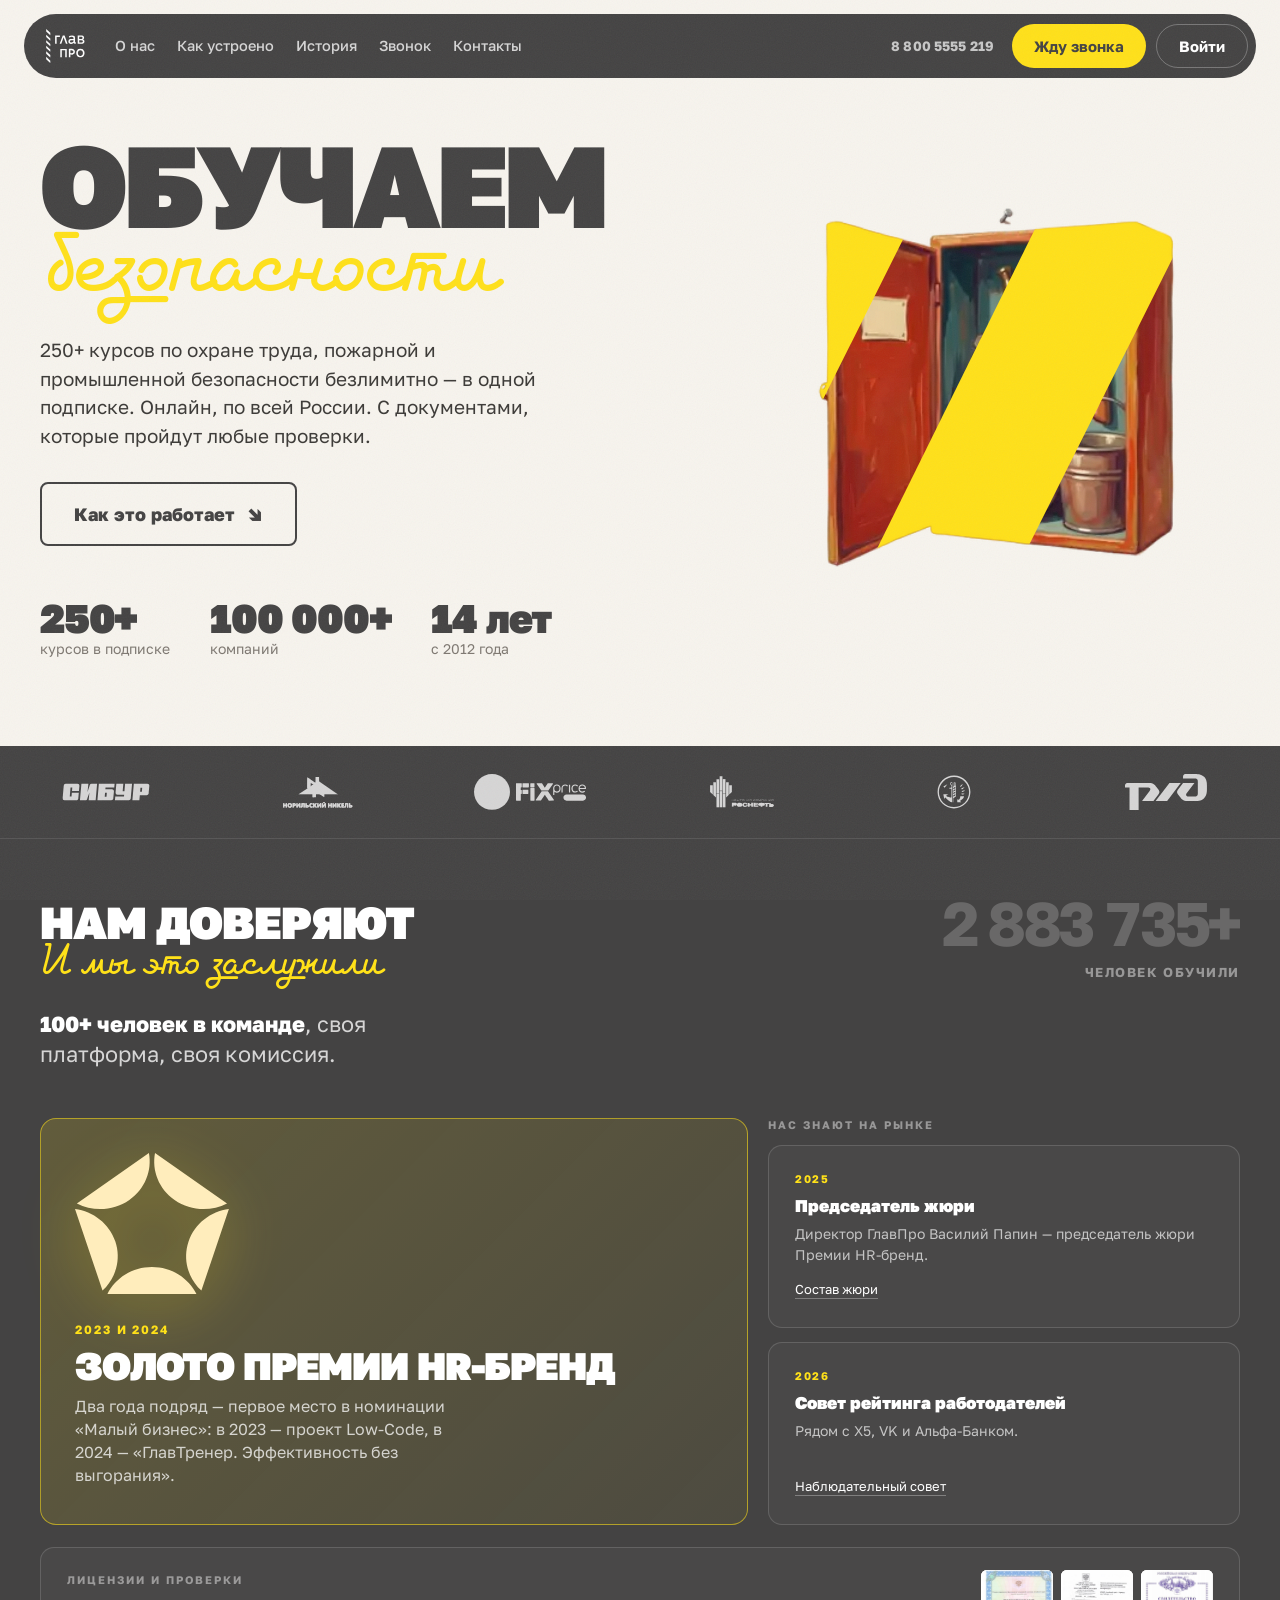
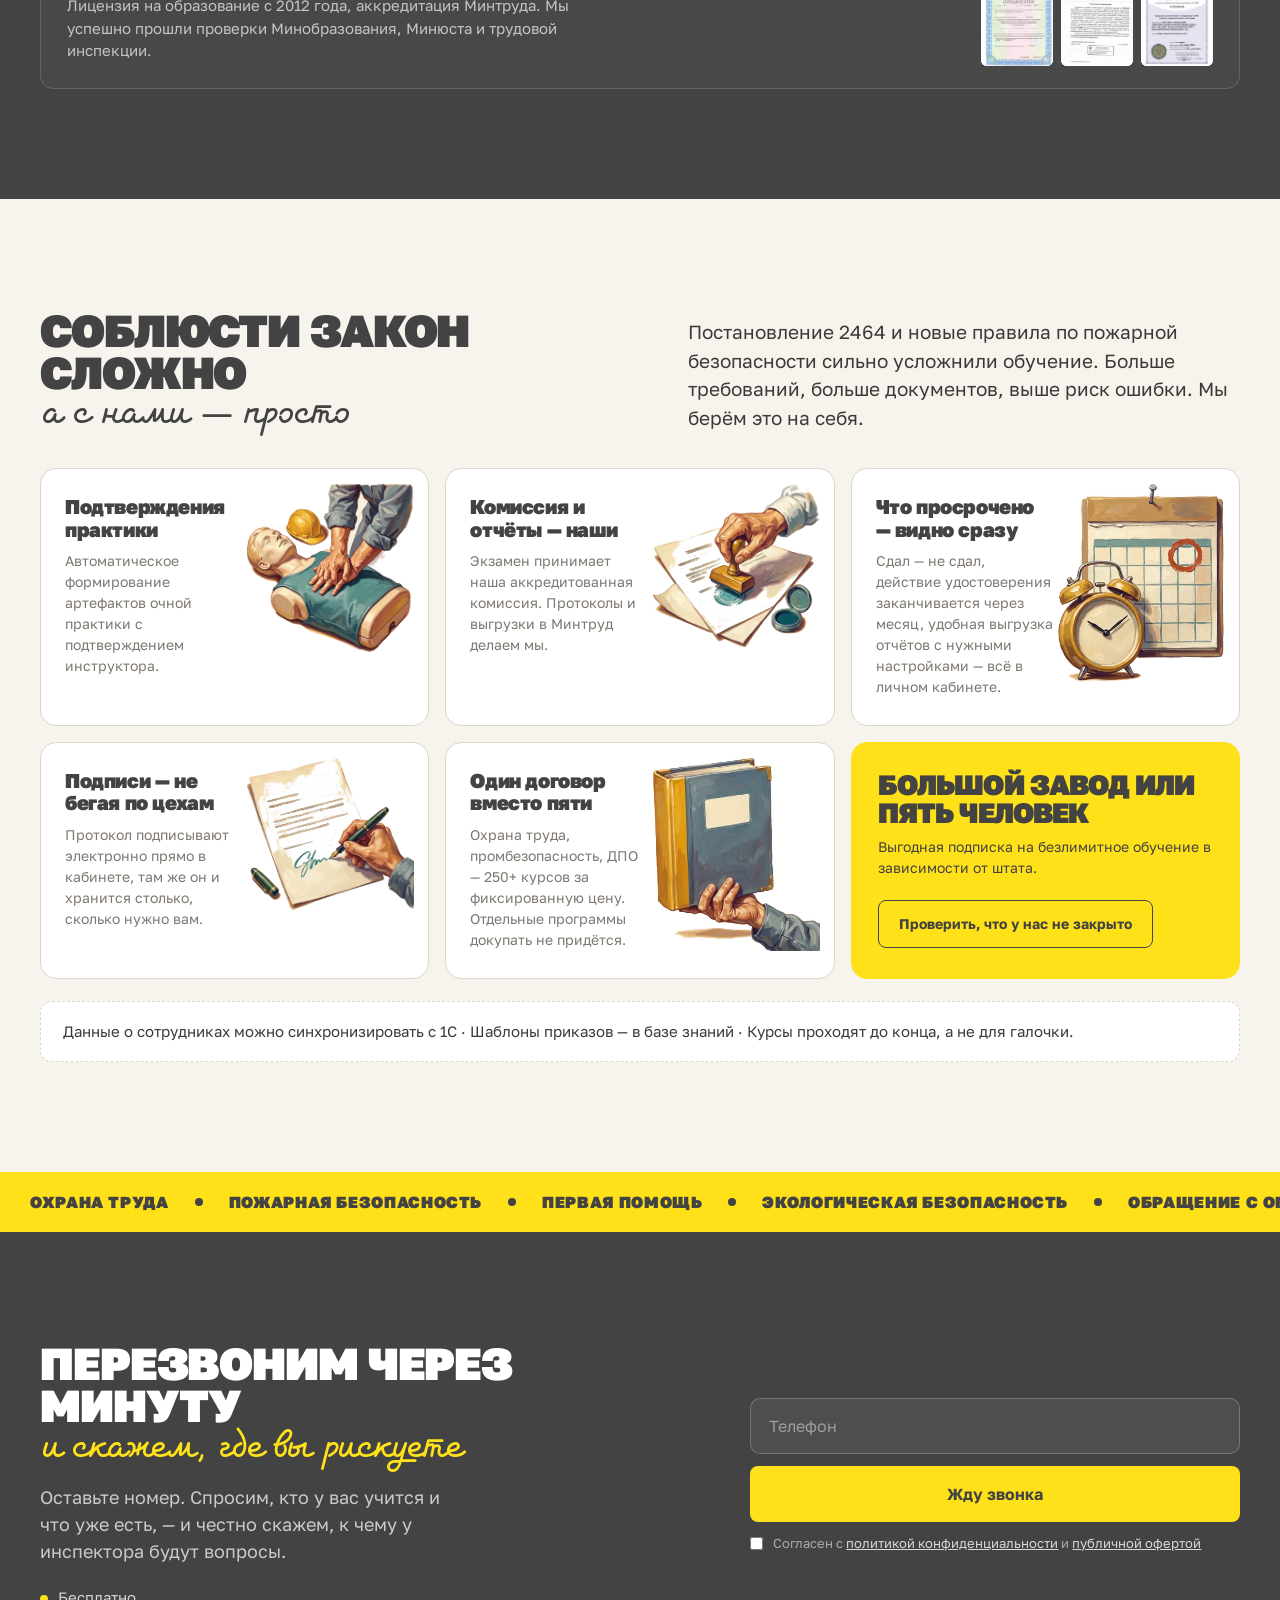
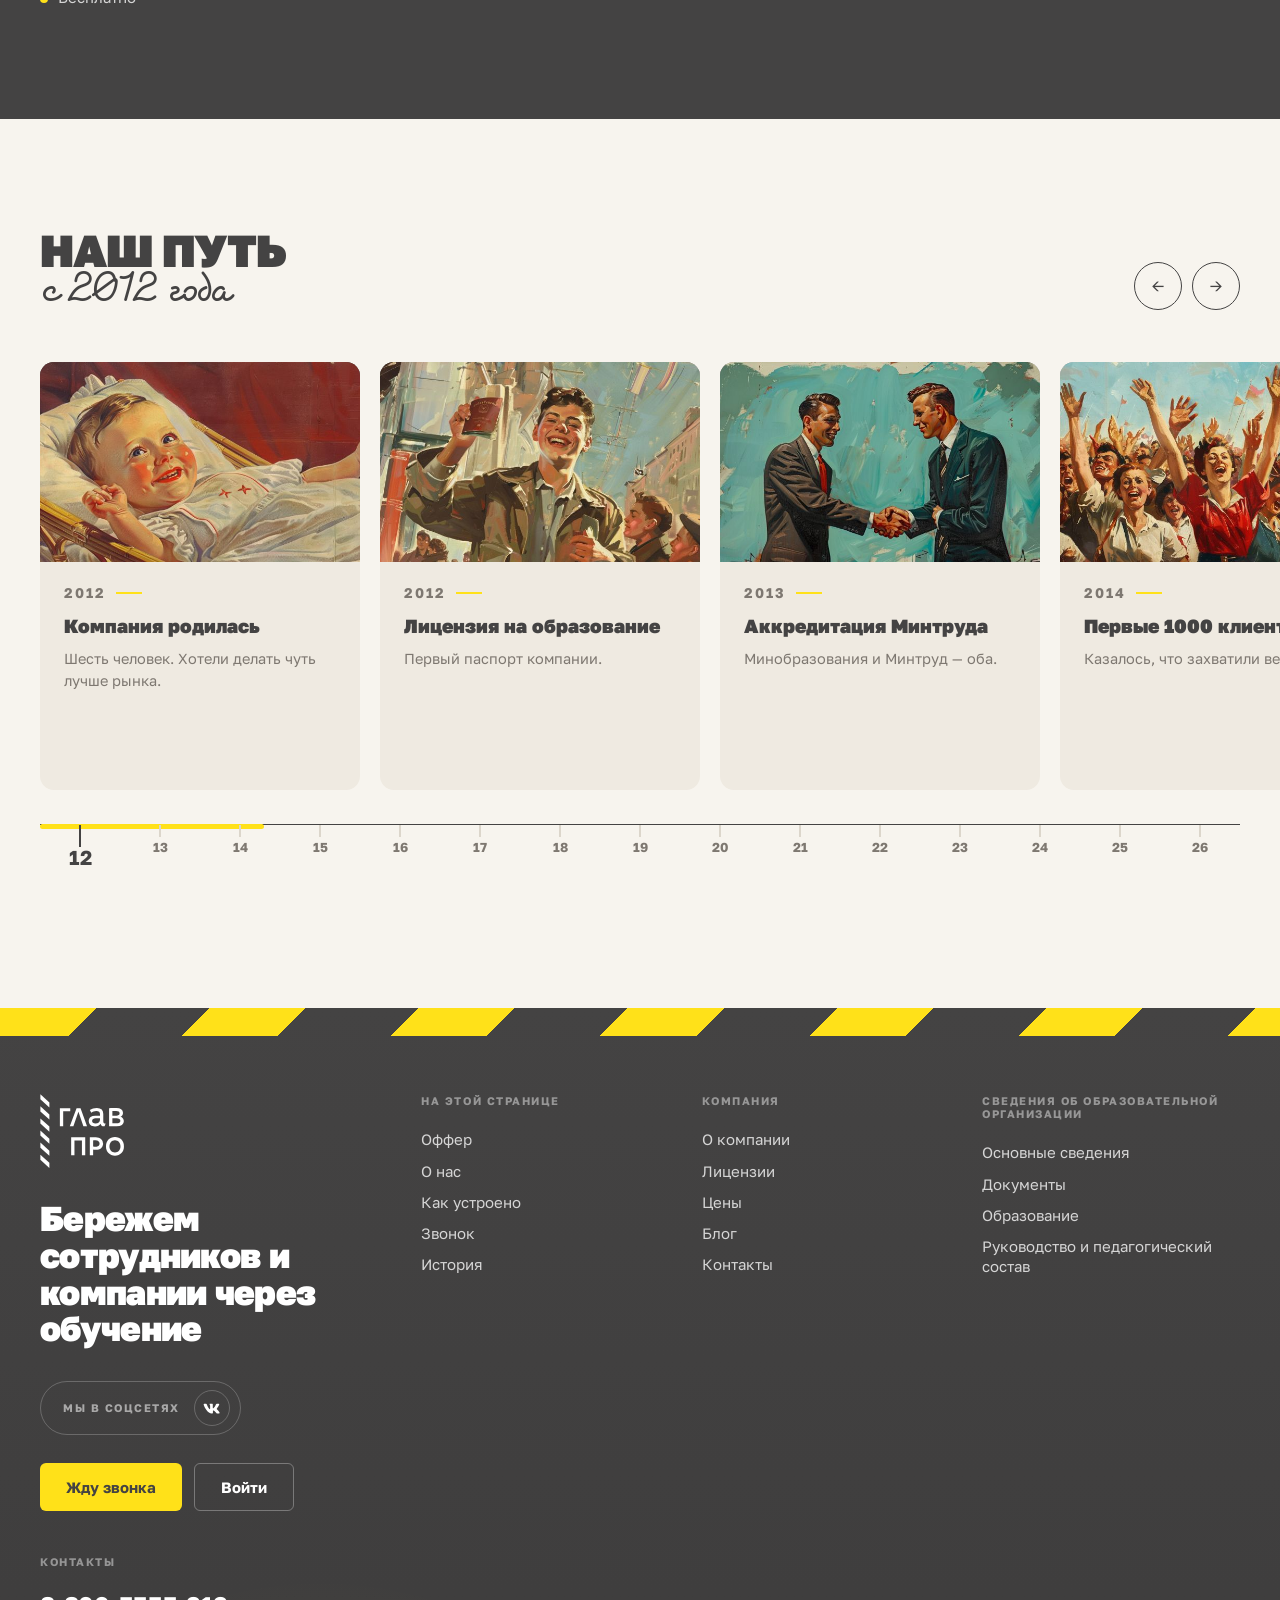
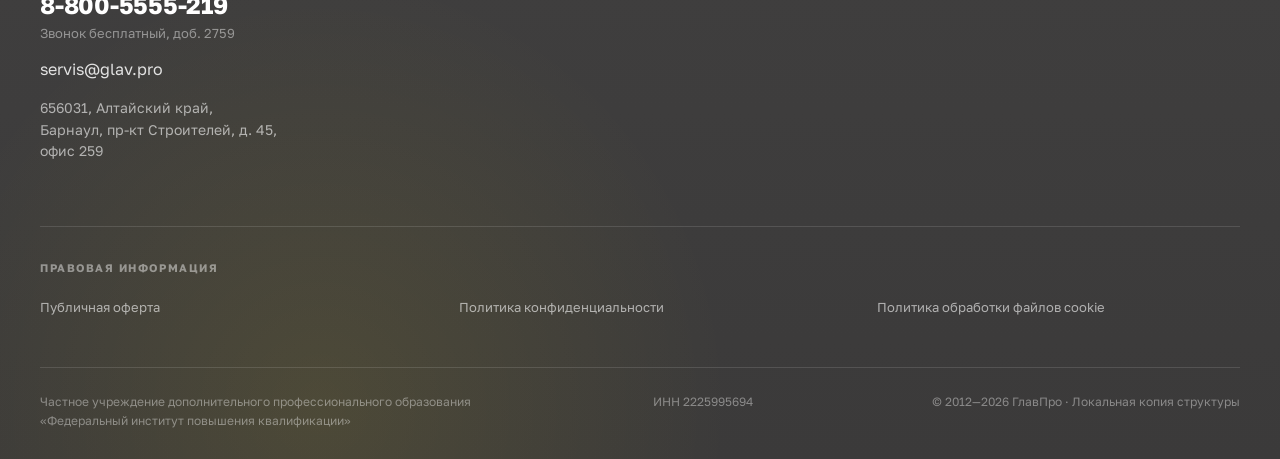
<file: index-restructure.html>
<!DOCTYPE html>
<html lang="ru">
<head>
<meta charset="UTF-8">
<meta name="viewport" content="width=device-width, initial-scale=1.0">
<title>ГлавПро — обучаем безопасности. 250+ курсов по подписке</title>
<link rel="preconnect" href="https://fonts.googleapis.com">
<link rel="preconnect" href="https://fonts.gstatic.com" crossorigin>
<link href="https://fonts.googleapis.com/css2?family=Golos+Text:wght@400;700;900&display=swap&subset=cyrillic" rel="stylesheet">
<link rel="preload" as="image" href="img/safety/extinguisher.webp" type="image/webp">
<link rel="stylesheet" href="style-v2.css">
<link rel="stylesheet" href="style-restructure.css?v=26">
</head>
<body>

<header class="header">
  <div class="header__bar">
    <a href="index-restructure.html"><img src="logo-white.svg" alt="ГлавПро"></a>
    <nav class="nav">
      <a href="#trust">О нас</a>
      <a href="#problem">Как устроено</a>
      <a href="#history">История</a>
      <a href="#cta">Звонок</a>
      <a href="/contacts">Контакты</a>
    </nav>
    <div class="header-actions">
      <a href="tel:88005555219" class="header__tel">8 800 5555 219</a>
      <a href="#cta" class="btn btn--yellow btn--sm">Жду звонка</a>
      <a href="https://test.glav.pro" class="btn btn--ink btn--sm">Войти</a>
    </div>
  </div>
</header>

<!-- ========== БЛОК 1. Оффер ========== -->
<section class="hero" id="offer">
  <div class="wrap">
    <div>
      <h1 class="h1">Обучаем<span class="script">безопасности</span></h1>
      <p class="lead hero__sub">250+ курсов по охране труда, пожарной и промышленной безопасности безлимитно — в одной подписке.
        Онлайн, по всей России. С документами, которые пройдут любые проверки.</p>
      <div class="hero__cta">
        <a href="#problem" class="btn btn--ink btn--hero-down">Как это работает <span class="btn__arrow" aria-hidden="true">↘</span></a>
      </div>
      <div class="hero__facts">
        <div class="hero__fact"><b>250+</b><span>курсов в подписке</span></div>
        <div class="hero__fact"><b>100 000+</b><span>компаний</span></div>
        <div class="hero__fact"><b>14 лет</b><span>с 2012 года</span></div>
      </div>
    </div>
    <figure class="hero__helmet hero__safety" id="heroSafety"
      style="--mask-curr:url('img/safety/extinguisher.webp');--mask-next:url('img/safety/cabinet.webp')">
      <img class="hero__helmet-img hero__safety-curr" src="img/safety/extinguisher.webp" alt="" width="400" height="400" decoding="async" fetchpriority="high">
      <img class="hero__helmet-img hero__safety-next" src="img/safety/cabinet.webp" alt="" width="400" height="400" decoding="async" fetchpriority="low" aria-hidden="true">
      <span class="hero__tape-clip hero__tape-clip--curr" aria-hidden="true"><span class="hero__tape"></span></span>
      <span class="hero__tape-clip hero__tape-clip--next" aria-hidden="true"><span class="hero__tape"></span></span>
    </figure>
  </div>
</section>

<!-- ========== БЛОК 2. Масштаб и доверие ========== -->
<section class="section trust" id="trust">
  <div class="trust__brands" aria-label="Клиенты">
    <div class="trust__brands-track">
      <div class="trust__brands-row">
        <img loading="lazy" decoding="async" src="img/clients/sibur.svg" alt="СИБУР">
        <img loading="lazy" decoding="async" src="img/clients/nornickel.svg" alt="Норникель">
        <img loading="lazy" decoding="async" src="img/clients/fixprice.svg" alt="Fix Price">
        <img loading="lazy" decoding="async" src="img/clients/rosneft.svg" alt="Роснефть">
        <img loading="lazy" decoding="async" src="img/clients/yug-rusi.svg" alt="Юг Руси">
        <img loading="lazy" decoding="async" src="img/clients/rzd.svg" alt="РЖД">
        <img loading="lazy" decoding="async" src="img/clients/yugk.svg" alt="ЮГК">
      </div>
      <div class="trust__brands-row" aria-hidden="true">
        <img loading="lazy" decoding="async" src="img/clients/sibur.svg" alt="">
        <img loading="lazy" decoding="async" src="img/clients/nornickel.svg" alt="">
        <img loading="lazy" decoding="async" src="img/clients/fixprice.svg" alt="">
        <img loading="lazy" decoding="async" src="img/clients/rosneft.svg" alt="">
        <img loading="lazy" decoding="async" src="img/clients/yug-rusi.svg" alt="">
        <img loading="lazy" decoding="async" src="img/clients/rzd.svg" alt="">
        <img loading="lazy" decoding="async" src="img/clients/yugk.svg" alt="">
      </div>
    </div>
  </div>

  <div class="wrap trust__wrap">
    <div class="trust__intro">
      <div class="trust__intro-main">
        <h2 class="h2">Нам доверяют<span class="script">И мы это заслужили</span></h2>
        <p class="trust__lead"><b>100+ человек в команде</b>, своя платформа, своя комиссия.</p>
      </div>
      <div class="trust__trained">
        <div class="trust__trained-num"><span data-count="3000000" data-dur="2200">3&nbsp;000&nbsp;000</span>+</div>
        <span class="trust__trained-label">человек обучили</span>
      </div>
    </div>

    <div class="trust__body">
      <article class="award-card">
        <div class="award-card__logos">
          <img src="img/hrbrand-mark.svg" alt="Премия HR-бренд">
        </div>
        <div class="y">2023 и 2024</div>
        <h3>Золото Премии HR-бренд</h3>
        <p>Два года подряд — первое место в номинации «Малый бизнес»:
          в 2023&nbsp;— проект Low-Code, в 2024&nbsp;— «ГлавТренер. Эффективность без выгорания».</p>
      </article>

      <aside class="trust__side">
        <div class="kicker">Нас знают на рынке</div>
        <article class="trust__side-card">
          <div class="y">2025</div>
          <h3>Председатель жюри</h3>
          <p>Директор ГлавПро Василий Папин — председатель жюри Премии HR-бренд.</p>
          <a href="https://hrbrand.ru/Jury/" target="_blank" rel="noopener">Состав жюри</a>
        </article>
        <article class="trust__side-card">
          <div class="y">2026</div>
          <h3>Совет рейтинга работодателей</h3>
          <p>Рядом с X5, VK и Альфа-Банком.</p>
          <a href="https://rating.hh.ru/board" target="_blank" rel="noopener">Наблюдательный совет</a>
        </article>
      </aside>
    </div>

    <div class="trust__law">
      <div class="trust__law-text">
        <div class="kicker">Лицензии и проверки</div>
        <p>Лицензия на образование с 2012 года, аккредитация Минтруда.
          Мы успешно прошли проверки Минобразования, Минюста и трудовой инспекции.</p>
      </div>
      <div class="trust__docs trust__docs--sm">
        <figure class="shot" data-img="img/doc1_full.jpg">
          <span class="shot__base"></span><span class="shot__color"></span><span class="shot__tape"></span>
        </figure>
        <figure class="shot" data-img="img/doc2_full.jpg">
          <span class="shot__base"></span><span class="shot__color"></span><span class="shot__tape"></span>
        </figure>
        <figure class="shot" data-img="img/doc3_full.jpg">
          <span class="shot__base"></span><span class="shot__color"></span><span class="shot__tape"></span>
        </figure>
      </div>
    </div>
  </div>
</section>

<!-- ========== БЛОК 3. Сложно → просто ========== -->
<section class="section problem" id="problem">
  <div class="wrap">
    <div class="section-head">
      <h2 class="h2">Соблюсти закон сложно<span class="script">а с нами — просто</span></h2>
      <p class="lead">Постановление&nbsp;2464 и новые правила по пожарной безопасности сильно усложнили обучение.
        Больше требований, больше документов, выше риск ошибки. Мы берём это на себя.</p>
    </div>

    <div class="solve">
      <article class="solve__card">
        <figure class="solve__ill shot--sweep" style="--mask:url('img/solve/practice.webp')">
          <img class="solve__ill-img solve__ill-bw" loading="lazy" decoding="async" src="img/solve/practice.webp" alt="">
          <img class="solve__ill-img solve__ill-color" loading="lazy" decoding="async" src="img/solve/practice.webp" alt="" aria-hidden="true">
          <span class="solve__tape-clip" aria-hidden="true"><span class="solve__tape"></span></span>
        </figure>
        <div class="solve__body">
          <h3>Подтверждения практики</h3>
          <p>Автоматическое формирование артефактов очной практики с подтверждением инструктора.</p>
        </div>
      </article>
      <article class="solve__card">
        <figure class="solve__ill shot--sweep" style="--mask:url('img/solve/commission.webp')">
          <img class="solve__ill-img solve__ill-bw" loading="lazy" decoding="async" src="img/solve/commission.webp" alt="">
          <img class="solve__ill-img solve__ill-color" loading="lazy" decoding="async" src="img/solve/commission.webp" alt="" aria-hidden="true">
          <span class="solve__tape-clip" aria-hidden="true"><span class="solve__tape"></span></span>
        </figure>
        <div class="solve__body">
          <h3>Комиссия и отчёты — наши</h3>
          <p>Экзамен принимает наша аккредитованная комиссия. Протоколы и выгрузки в Минтруд делаем мы.</p>
        </div>
      </article>
      <article class="solve__card">
        <figure class="solve__ill shot--sweep" style="--mask:url('img/solve/deadlines.webp')">
          <img class="solve__ill-img solve__ill-bw" loading="lazy" decoding="async" src="img/solve/deadlines.webp" alt="">
          <img class="solve__ill-img solve__ill-color" loading="lazy" decoding="async" src="img/solve/deadlines.webp" alt="" aria-hidden="true">
          <span class="solve__tape-clip" aria-hidden="true"><span class="solve__tape"></span></span>
        </figure>
        <div class="solve__body">
          <h3>Что просрочено — видно сразу</h3>
          <p>Сдал — не сдал, действие удостоверения заканчивается через месяц, удобная выгрузка отчётов с нужными настройками — всё в личном кабинете.</p>
        </div>
      </article>
      <article class="solve__card">
        <figure class="solve__ill shot--sweep" style="--mask:url('img/solve/signatures.webp')">
          <img class="solve__ill-img solve__ill-bw" loading="lazy" decoding="async" src="img/solve/signatures.webp" alt="">
          <img class="solve__ill-img solve__ill-color" loading="lazy" decoding="async" src="img/solve/signatures.webp" alt="" aria-hidden="true">
          <span class="solve__tape-clip" aria-hidden="true"><span class="solve__tape"></span></span>
        </figure>
        <div class="solve__body">
          <h3>Подписи — не бегая по цехам</h3>
          <p>Протокол подписывают электронно прямо в кабинете, там же он и хранится столько, сколько нужно вам.</p>
        </div>
      </article>
      <article class="solve__card">
        <figure class="solve__ill shot--sweep" style="--mask:url('img/solve/contract.webp')">
          <img class="solve__ill-img solve__ill-bw" loading="lazy" decoding="async" src="img/solve/contract.webp" alt="">
          <img class="solve__ill-img solve__ill-color" loading="lazy" decoding="async" src="img/solve/contract.webp" alt="" aria-hidden="true">
          <span class="solve__tape-clip" aria-hidden="true"><span class="solve__tape"></span></span>
        </figure>
        <div class="solve__body">
          <h3>Один договор вместо пяти</h3>
          <p>Охрана труда, промбезопасность, ДПО — 250+ курсов за фиксированную цену.
            Отдельные программы докупать не придётся.</p>
        </div>
      </article>
      <a href="#cta" class="solve__card solve__out">
          <h3>Большой завод или пять человек</h3>
          <p>Выгодная подписка на безлимитное обучение в зависимости от штата.</p>
          <span class="btn btn--ink">Проверить, что у нас не закрыто</span>
      </a>
    </div>

    <p class="solve__extra-line">Данные о сотрудниках можно синхронизировать с 1С · Шаблоны приказов — в базе знаний · Курсы проходят до конца, а не для галочки.</p>
  </div>
</section>

<!-- ========== Бегущая строка направлений ========== -->
<section class="dirs-marquee" aria-label="Направления обучения">
  <div class="dirs-marquee__track">
    <div class="dirs-marquee__row">
      <span>Охрана труда</span>
      <span>Пожарная безопасность</span>
      <span>Первая помощь</span>
      <span>Экологическая безопасность</span>
      <span>Обращение с опасными отходами</span>
      <span>Медицинские отходы</span>
      <span>ГО и защита от ЧС</span>
      <span>Антитеррор</span>
      <span>Закупки 44 ФЗ, 223 ФЗ</span>
      <span>Энергосбережение</span>
      <span>Промбезопасность</span>
      <span>ДПО</span>
    </div>
    <div class="dirs-marquee__row" aria-hidden="true">
      <span>Охрана труда</span>
      <span>Пожарная безопасность</span>
      <span>Первая помощь</span>
      <span>Экологическая безопасность</span>
      <span>Обращение с опасными отходами</span>
      <span>Медицинские отходы</span>
      <span>ГО и защита от ЧС</span>
      <span>Антитеррор</span>
      <span>Закупки 44 ФЗ, 223 ФЗ</span>
      <span>Энергосбережение</span>
      <span>Промбезопасность</span>
      <span>ДПО</span>
    </div>
  </div>
</section>

<!-- ========== БЛОК 4. Звонок ========== -->
<section class="section cta cta--audit" id="cta">
  <div class="wrap">
    <div>
      <h2 class="h2">Перезвоним через минуту<span class="script">и скажем, где вы рискуете</span></h2>
      <p class="lead" style="margin-top:18px">Оставьте номер. Спросим, кто у вас учится и что уже есть, —
        и честно скажем, к чему у инспектора будут вопросы.</p>
      <ul class="cta__points">
        <li>Бесплатно</li>
      </ul>
    </div>
    <form class="form" onsubmit="return false">
      <input type="tel" name="phone" placeholder="Телефон" required autocomplete="tel">
      <button type="submit" class="btn btn--yellow">Жду звонка</button>
      <label>
        <input type="checkbox" required style="height:auto;width:auto">
        <span>Согласен с <a href="https://glav.pro/docs/Policy_confidence.pdf">политикой конфиденциальности</a>
          и <a href="https://glav.pro/docs/Public_ofert.pdf">публичной офертой</a></span>
      </label>
    </form>
  </div>
</section>

<!-- ========== История (внизу) ========== -->
<section class="section" id="history">
  <div class="wrap">
    <div class="section-head">
      <h2 class="h2">Наш путь<span class="script">с 2012 года</span></h2>
      <div class="tl__nav">
        <button id="tlPrev" aria-label="Назад">←</button>
        <button id="tlNext" aria-label="Вперёд">→</button>
      </div>
    </div>
    <div class="tl">
      <div class="tl__track" id="tlTrack"></div>
      <div class="tl__ruler" id="tlRuler"><div class="tl__thumb" id="tlThumb"></div></div>
    </div>
  </div>
</section>

<footer class="footer">
  <div class="footer-inner">
    <div class="footer-top">
      <div class="f-brand">
        <div class="f-logo"><img src="logo-white.svg" alt="ГлавПро"></div>
        <p class="f-claim">Бережем сотрудников и компании через обучение</p>
        <div class="f-social">
          <span>Мы в соцсетях</span>
          <a href="https://vk.com/glavpro1" aria-label="ВКонтакте">
            <svg viewBox="0 0 24 24"><path d="M21.54 7.1c.15-.5 0-.87-.72-.87h-2.37c-.6 0-.88.32-1.03.67 0 0-1.2 2.93-2.9 4.83-.55.55-.8.72-1.1.72-.15 0-.37-.17-.37-.67V7.1c0-.6-.17-.87-.67-.87H9.14c-.37 0-.6.28-.6.55 0 .57.87.7.95 2.32v3.5c0 .77-.14.9-.44.9-.8 0-2.76-2.95-3.92-6.33C4.9 6.5 4.67 6.23 4.06 6.23H1.7c-.68 0-.82.32-.82.67 0 .63.8 3.76 3.72 7.9C6.54 17.9 9.2 19.22 11.6 19.22c1.45 0 1.63-.33 1.63-.9v-2.12c0-.68.14-.82.62-.82.35 0 .95.18 2.35 1.52 1.6 1.6 1.87 2.32 2.77 2.32h2.37c.68 0 1.02-.33.82-.99-.21-.66-.99-1.61-2.02-2.74-.56-.66-1.39-1.37-1.64-1.72-.35-.46-.25-.66 0-1.06 0 0 2.87-4.04 3.17-5.41z"/></svg>
          </a>
        </div>
        <div class="f-actions">
          <a href="#cta" class="f-btn f-btn-primary">Жду звонка</a>
          <a href="https://test.glav.pro" class="f-btn f-btn-ghost">Войти</a>
        </div>
        <div class="f-contacts">
          <div class="f-head">Контакты</div>
          <a href="tel:88005555219" class="f-phone">8-800-5555-219</a>
          <p class="f-note">Звонок бесплатный, доб. 2759</p>
          <a href="mailto:servis@glav.pro" class="f-mail">servis@glav.pro</a>
          <p class="f-addr">656031, Алтайский край, Барнаул, пр-кт Строителей, д. 45, офис 259</p>
        </div>
      </div>
      <div class="f-col">
        <div class="f-head">На этой странице</div>
        <ul>
          <li><a href="#offer">Оффер</a></li>
          <li><a href="#trust">О нас</a></li>
          <li><a href="#problem">Как устроено</a></li>
          <li><a href="#cta">Звонок</a></li>
          <li><a href="#history">История</a></li>
        </ul>
      </div>
      <div class="f-col">
        <div class="f-head">Компания</div>
        <ul>
          <li><a href="/about">О компании</a></li>
          <li><a href="/license">Лицензии</a></li>
          <li><a href="/tseny-na-obuchenie">Цены</a></li>
          <li><a href="/blog">Блог</a></li>
          <li><a href="/contacts">Контакты</a></li>
        </ul>
      </div>
      <div class="f-col">
        <div class="f-head">Сведения об образовательной организации</div>
        <ul>
          <li><a href="/sveden/common">Основные сведения</a></li>
          <li><a href="/sveden/document">Документы</a></li>
          <li><a href="/sveden/education">Образование</a></li>
          <li><a href="/sveden/employees">Руководство и педагогический состав</a></li>
        </ul>
      </div>
    </div>
    <div class="f-legal">
      <div class="f-head">Правовая информация</div>
      <ul class="f-legal-list">
        <li><a href="https://glav.pro/docs/Public_ofert.pdf">Публичная оферта</a></li>
        <li><a href="https://glav.pro/docs/Policy_confidence.pdf">Политика конфиденциальности</a></li>
        <li><a href="https://glav.pro/docs/Policy_cookie.pdf">Политика обработки файлов cookie</a></li>
      </ul>
    </div>
    <div class="f-bottom">
      <p class="f-entity">Частное учреждение дополнительного профессионального образования «Федеральный институт повышения квалификации»</p>
      <p class="f-inn">ИНН 2225995694</p>
      <p>© 2012—2026 ГлавПро · Локальная копия структуры</p>
    </div>
  </div>
</footer>

<script src="app-restructure.js?v=26"></script>
</body>
</html>
</file>
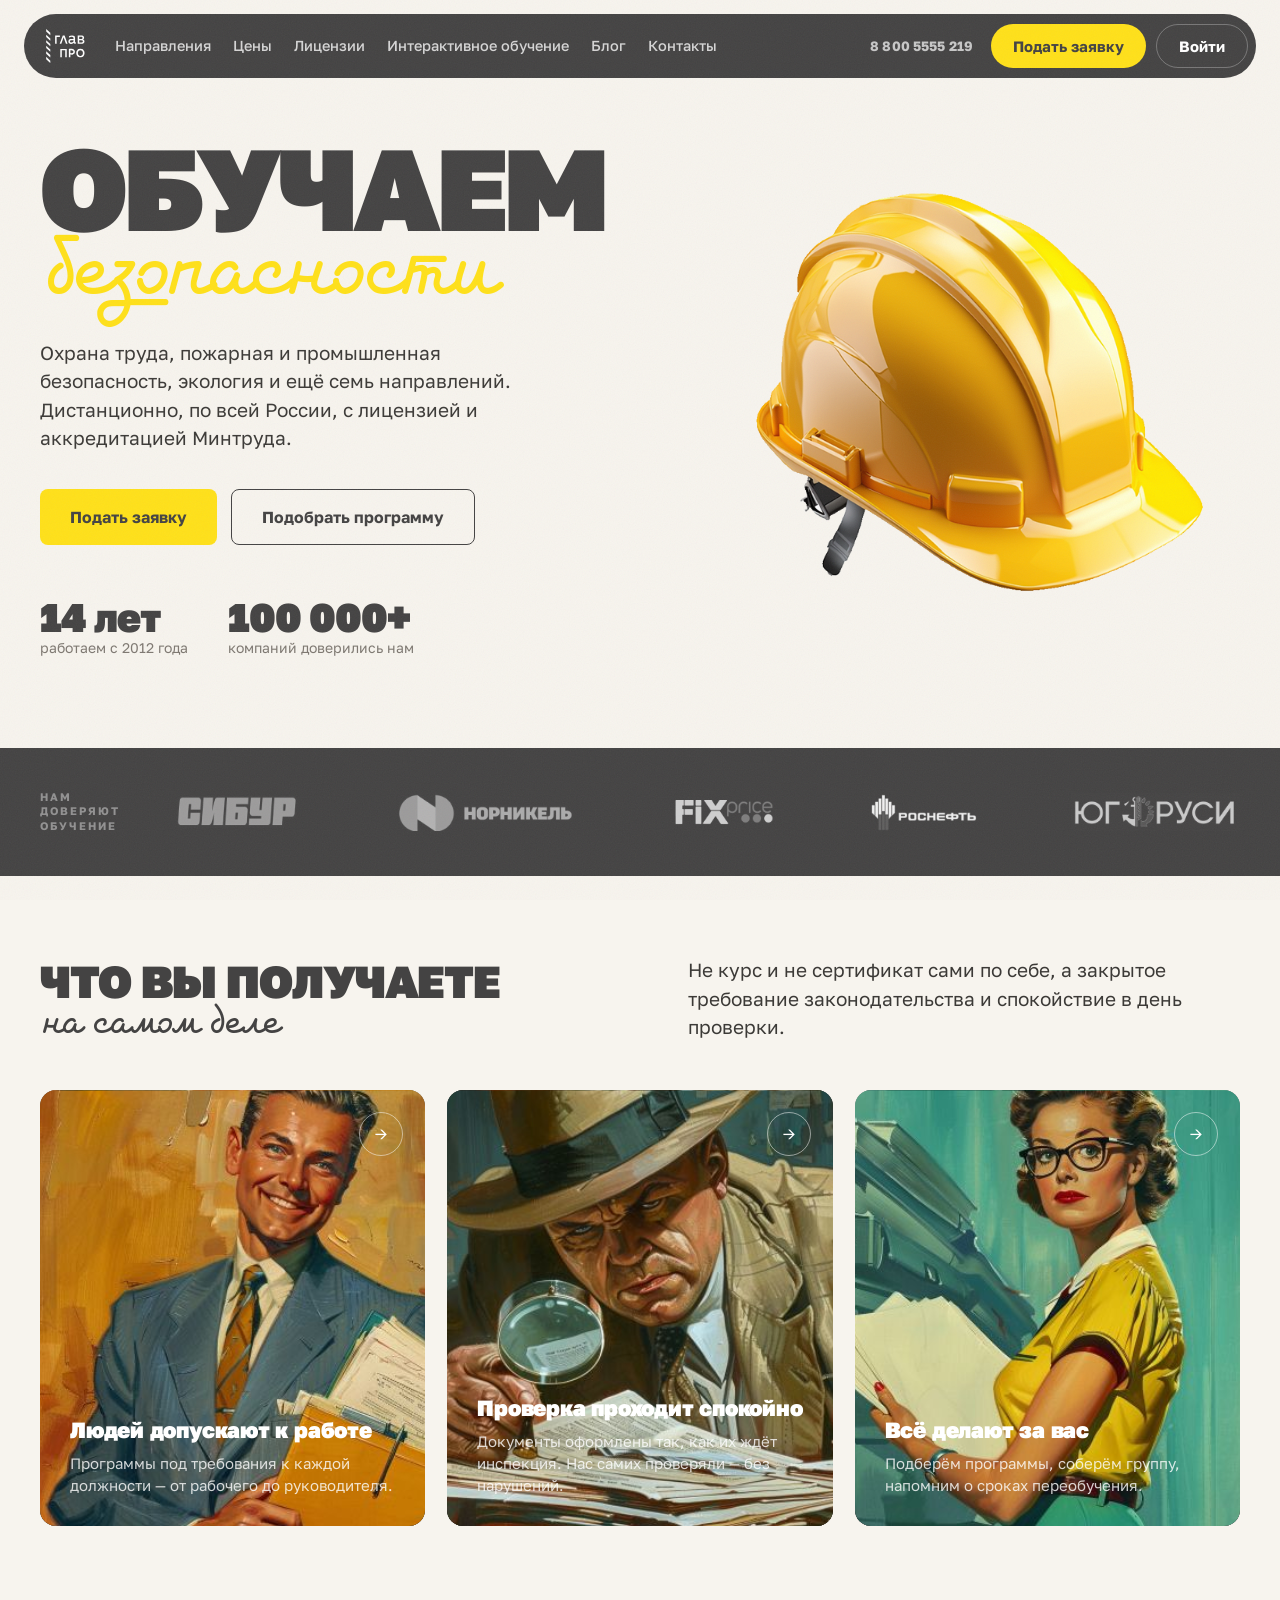
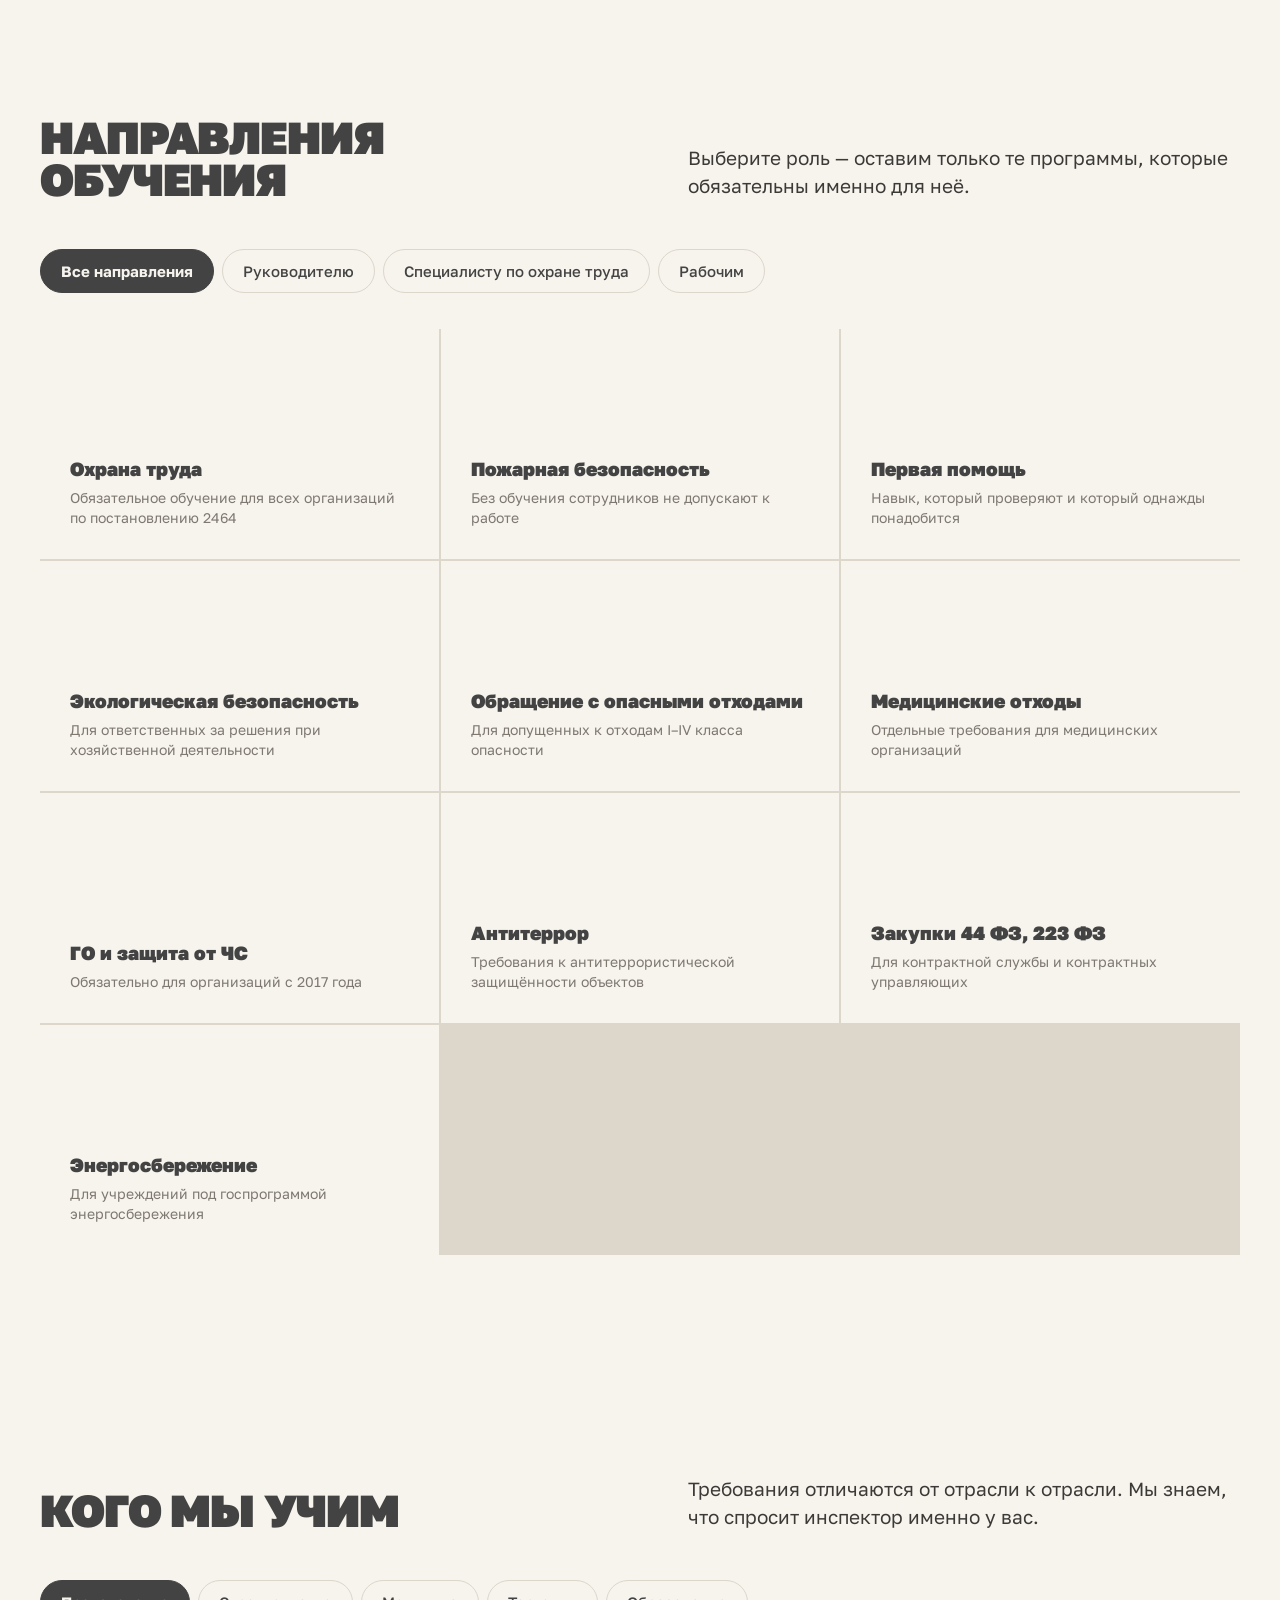
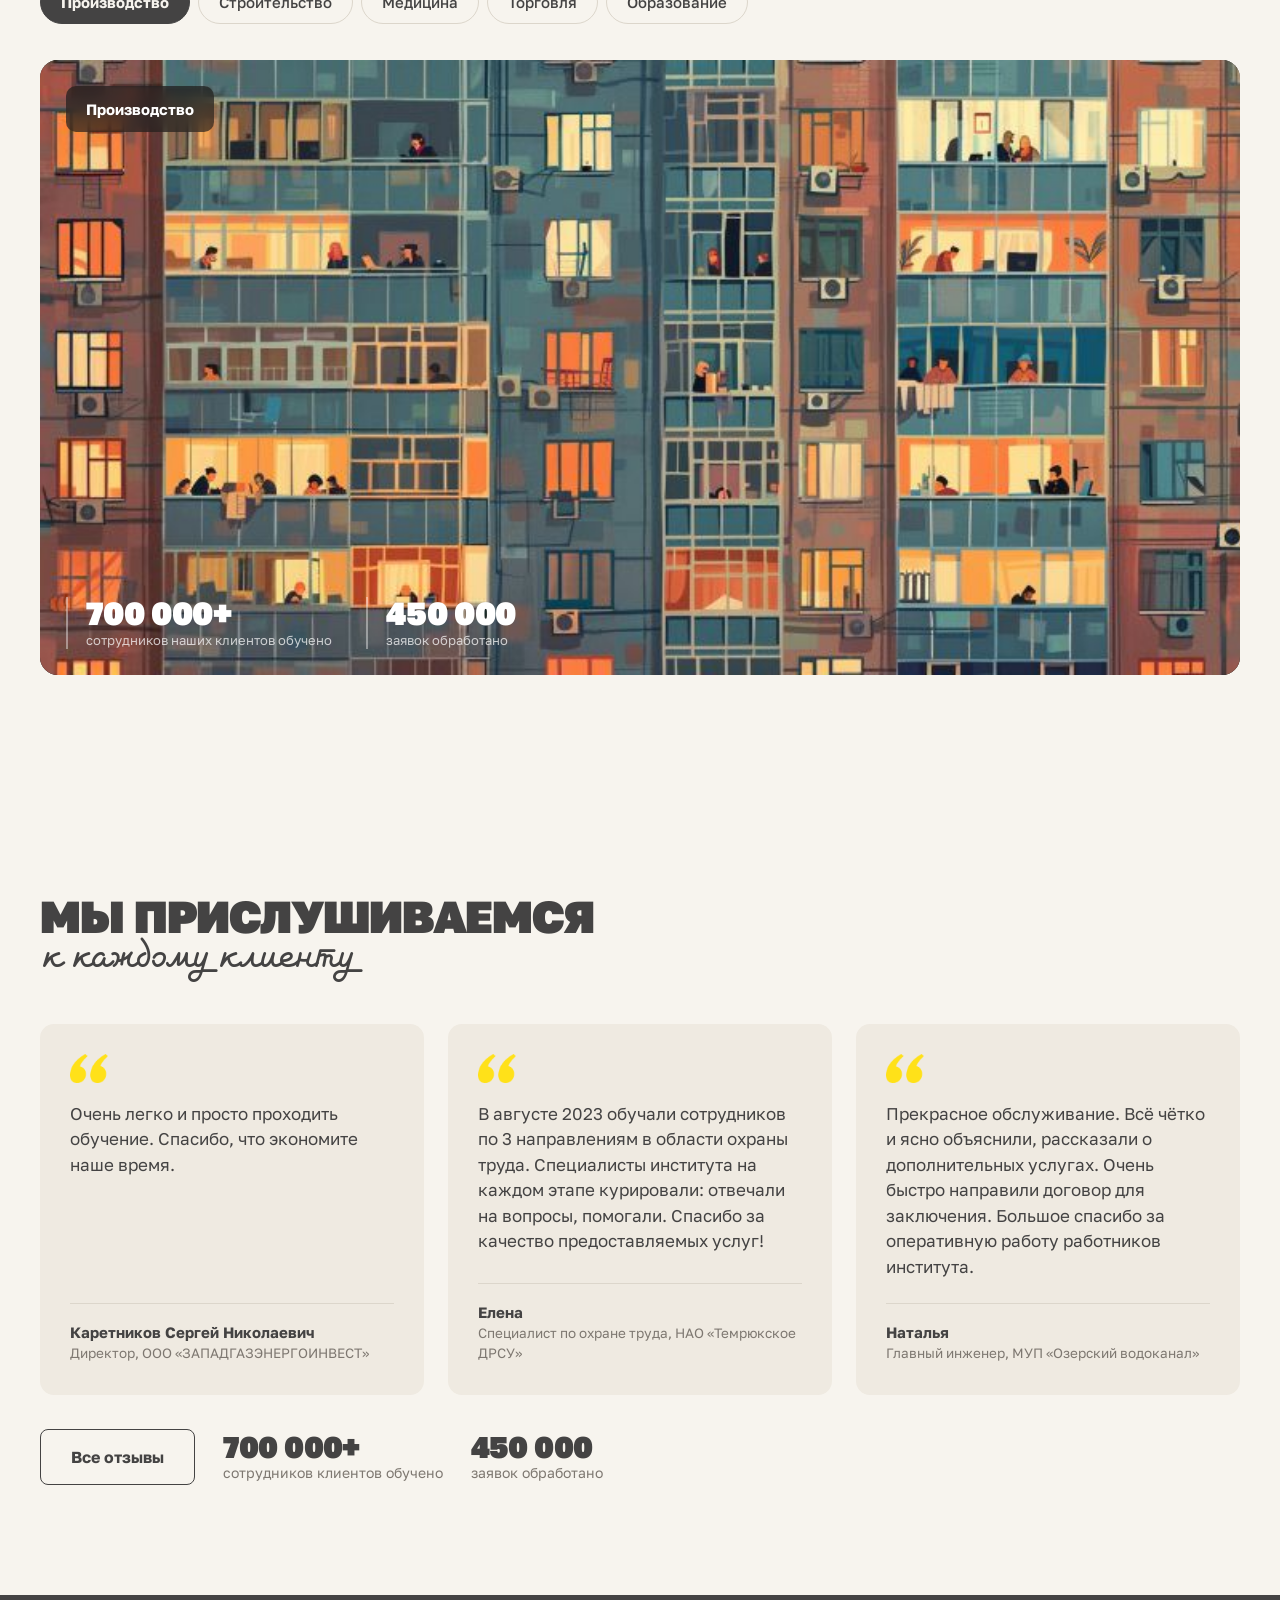
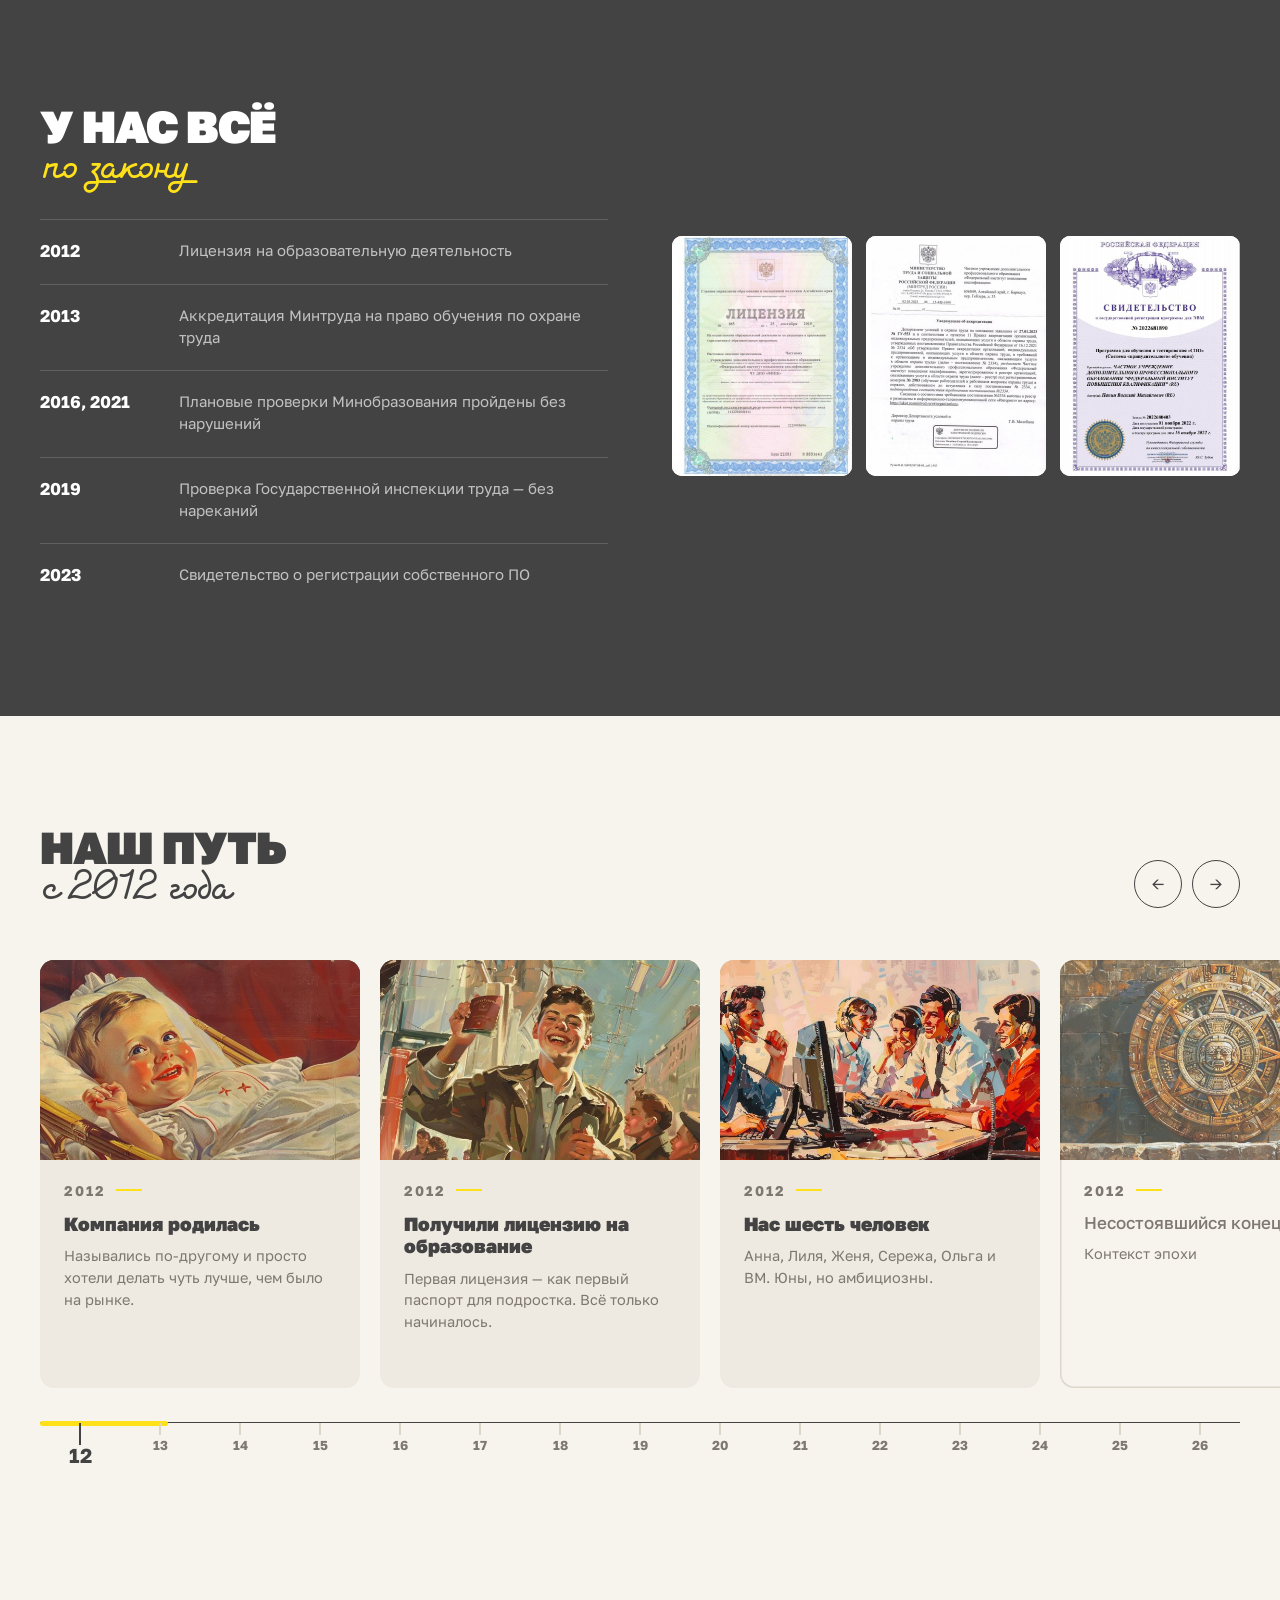
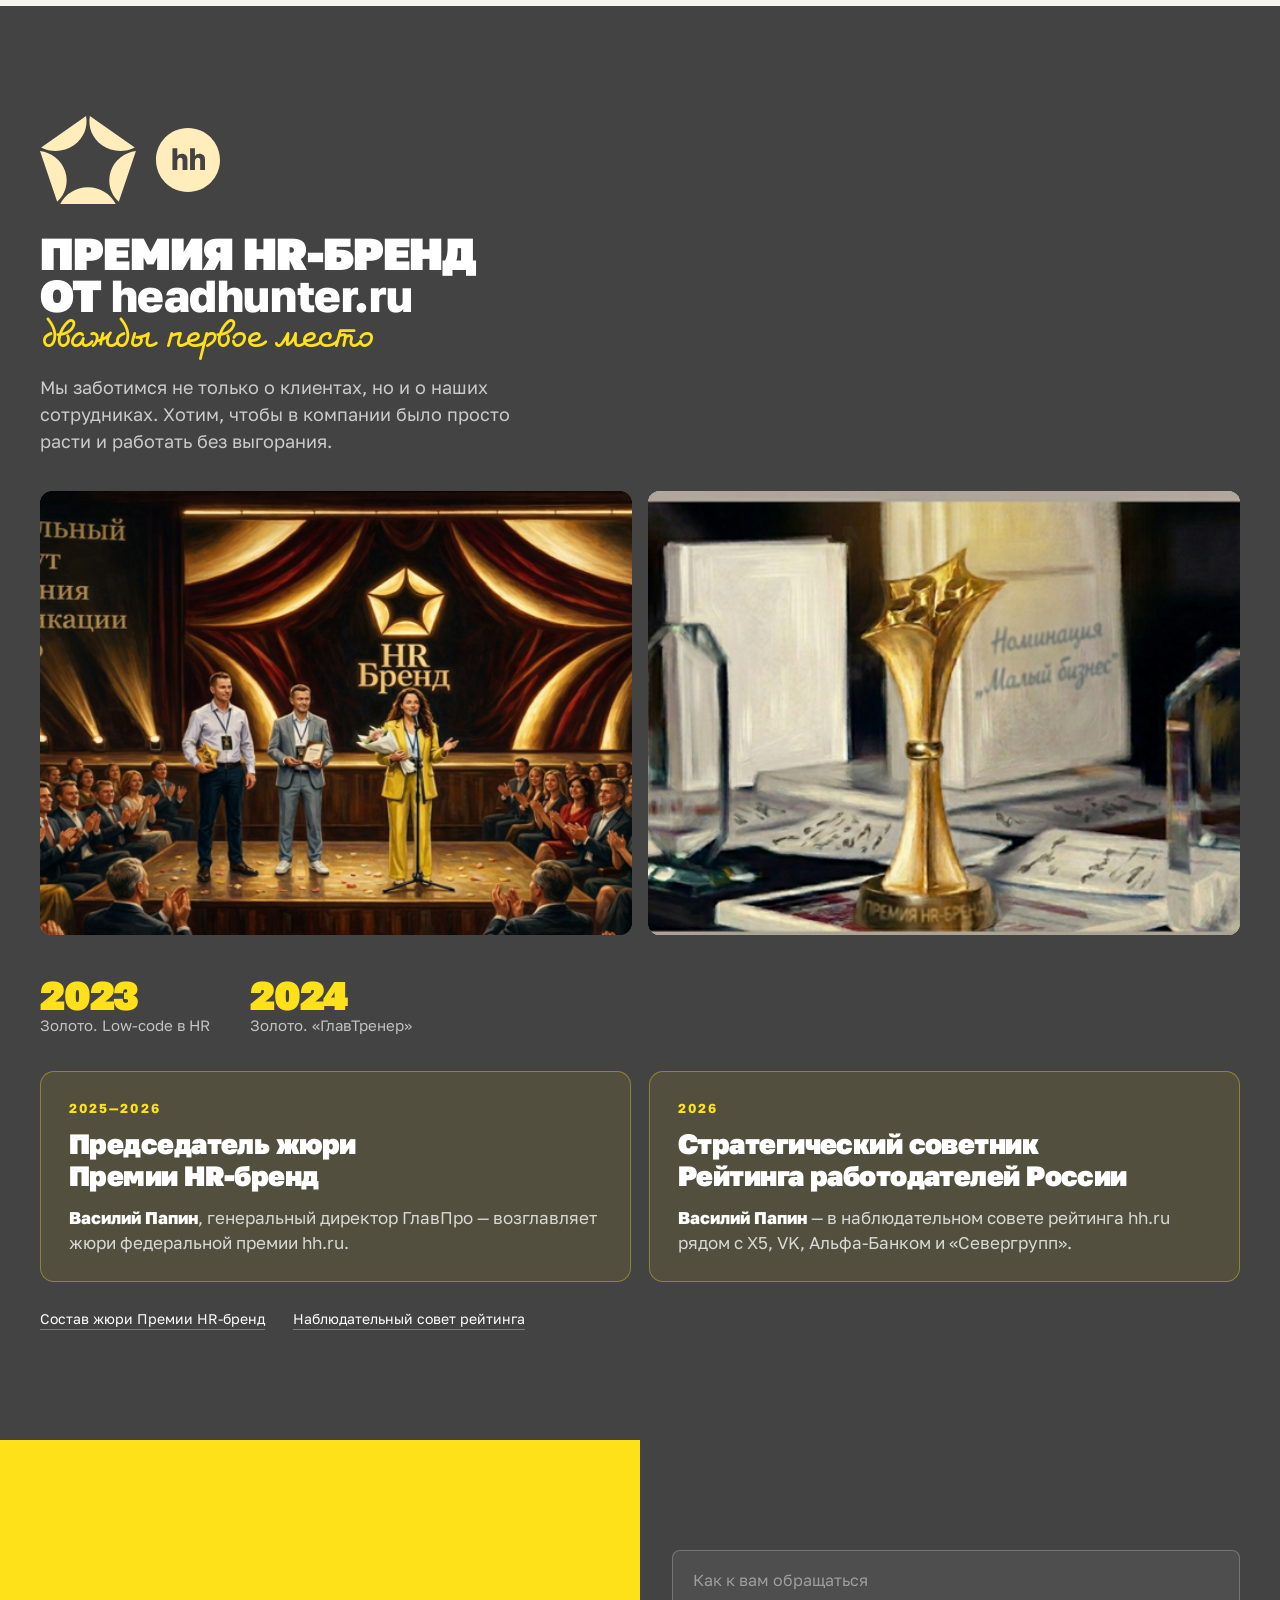
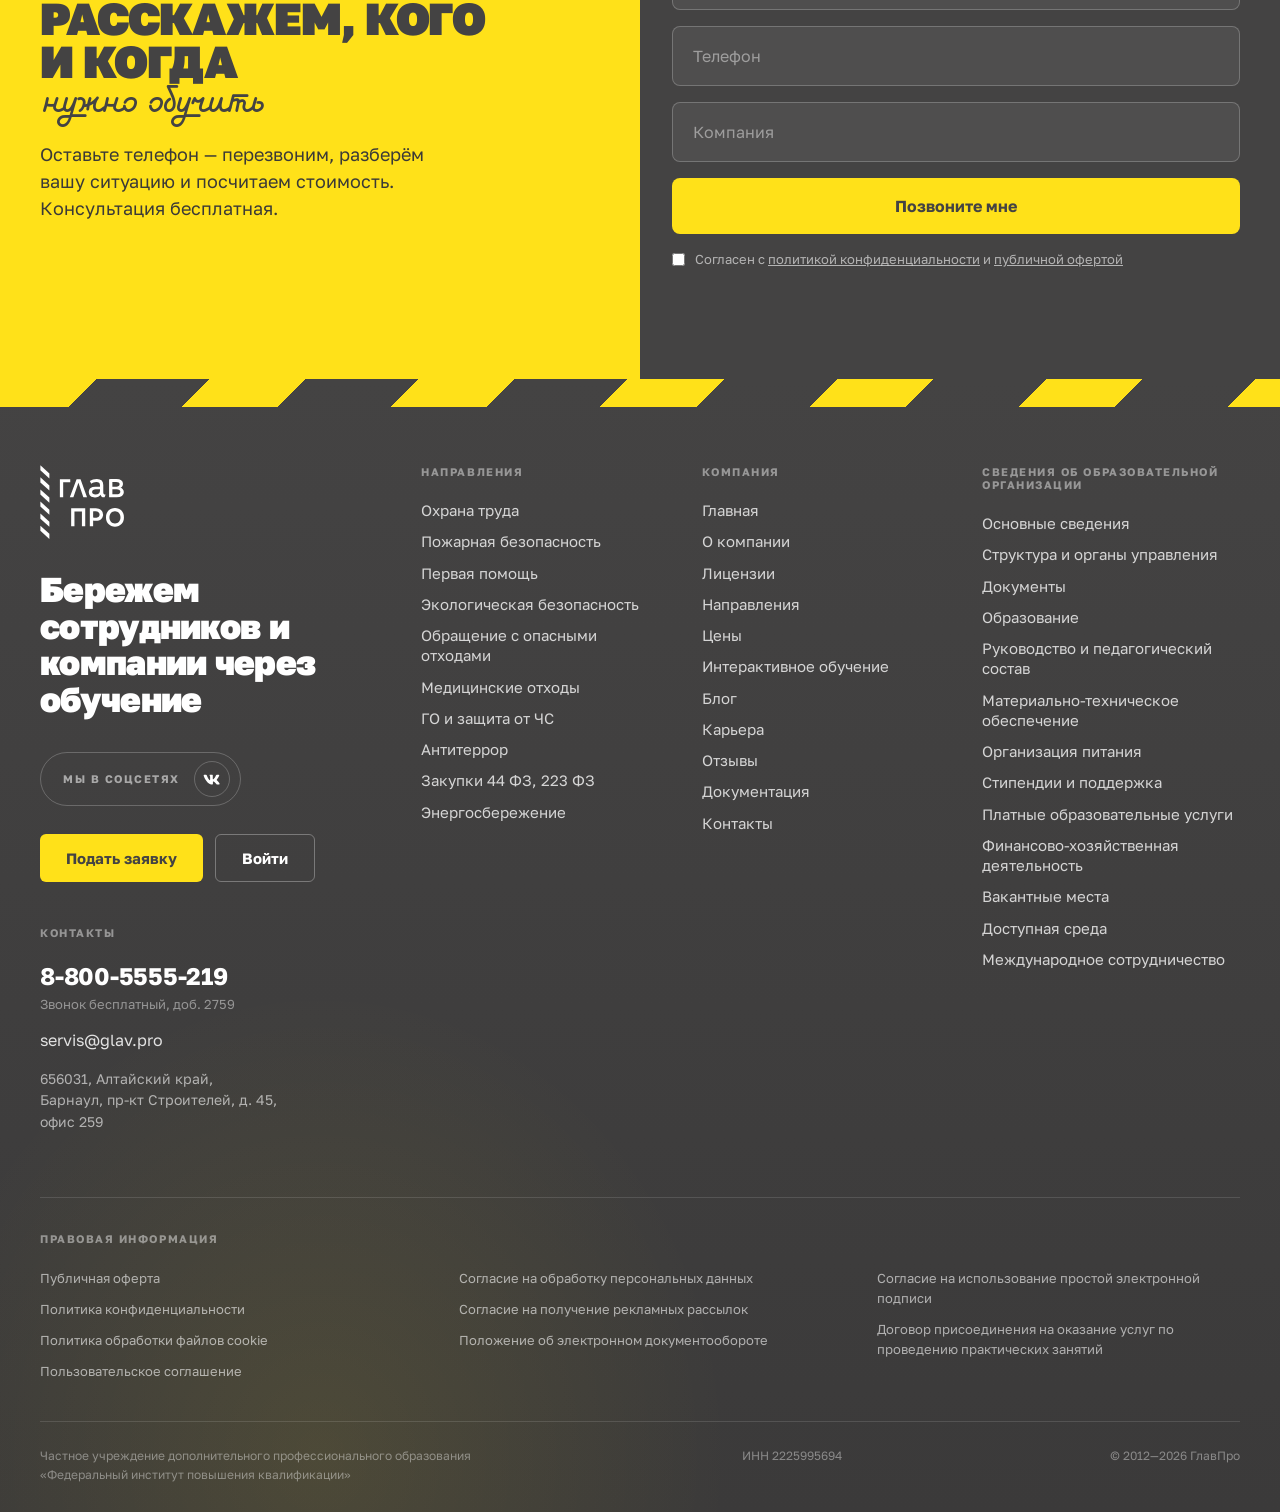
<file: index-v2.html>
<!DOCTYPE html>
<html lang="ru">
<head>
<meta charset="UTF-8">
<meta name="viewport" content="width=device-width, initial-scale=1.0">
<title>ГлавПро — обучение по охране труда и безопасности | Прототип v2</title>
<link rel="preconnect" href="https://fonts.googleapis.com">
<link rel="preconnect" href="https://fonts.gstatic.com" crossorigin>
<link href="https://fonts.googleapis.com/css2?family=Golos+Text:wght@400;500;700;900&display=swap&subset=cyrillic,latin" rel="stylesheet">
<link rel="stylesheet" href="style-v2.css">
</head>
<body>

<header class="header">
  <div class="header__bar">
    <a href="/"><img src="logo-white.svg" alt="ГлавПро"></a>
    <nav class="nav">
      <a href="#dirs">Направления</a>
      <a href="/tseny-na-obuchenie">Цены</a>
      <a href="#proof">Лицензии</a>
      <a href="/learning">Интерактивное обучение</a>
      <a href="/blog">Блог</a>
      <a href="/contacts">Контакты</a>
    </nav>
    <div class="header-actions">
      <a href="tel:88005555219" class="header__tel">8 800 5555 219</a>
      <a href="#cta" class="btn btn--yellow btn--sm">Подать заявку</a>
      <a href="https://test.glav.pro" class="btn btn--ink btn--sm">Войти</a>
    </div>
  </div>
</header>

<!-- ---------- Hero ---------- -->
<section class="hero">
  <div class="wrap">
    <div>
      <h1 class="h1">Обучаем<span class="script">безопасности</span></h1>
      <p class="lead hero__sub">Охрана труда, пожарная и промышленная безопасность, экология и ещё семь
        направлений. Дистанционно, по всей России, с лицензией и аккредитацией Минтруда.</p>
      <div class="hero__cta">
        <a href="#cta" class="btn btn--yellow">Подать заявку</a>
        <a href="#dirs" class="btn btn--ink">Подобрать программу</a>
      </div>
      <div class="hero__facts">
        <div class="hero__fact"><b>14 лет</b><span>работаем с 2012 года</span></div>
        <div class="hero__fact"><b>100 000+</b><span>компаний доверились нам</span></div>
      </div>
    </div>
    <figure class="hero__helmet shot--sweep">
      <img class="hero__helmet-img hero__helmet-bw" src="img/helmet-3d.png" alt="">
      <img class="hero__helmet-img hero__helmet-color" src="img/helmet-3d.png" alt="" aria-hidden="true">
      <span class="hero__tape-clip" aria-hidden="true"><span class="hero__tape"></span></span>
    </figure>
  </div>
</section>

<!-- ---------- Партнёры ---------- -->
<section class="partners">
  <div class="wrap">
    <div class="kicker">Нам доверяют обучение</div>
    <div class="partners__row">
      <img src="img/client1.png" alt="Сибур">
      <img src="img/client3.png" alt="Норникель">
      <img src="img/client4.png" alt="Fix Price">
      <img src="img/client5.png" alt="Роснефть">
      <img src="img/client2.png" alt="Юг Руси">
    </div>
  </div>
</section>

<!-- ---------- Три обещания ---------- -->
<section class="section section--tight">
  <div class="wrap">
    <div class="section-head">
      <h2 class="h2">Что вы получаете<span class="script">на самом деле</span></h2>
      <p class="lead">Не курс и не сертификат сами по себе, а закрытое требование законодательства
        и спокойствие в день проверки.</p>
    </div>
    <div class="promises">

      <a href="#dirs" class="promise">
        <figure class="shot shot--sweep" style="--img:url('img/history/15.jpg')">
          <span class="shot__base"></span><span class="shot__color"></span><span class="shot__tape"></span>
        </figure>
        <span class="promise__veil"></span>
        <span class="promise__go">→</span>
        <div class="promise__body">
          <div class="h3">Людей допускают к работе</div>
          <p>Программы под требования к каждой должности — от рабочего до руководителя.</p>
        </div>
      </a>

      <a href="#proof" class="promise">
        <figure class="shot shot--sweep" style="--img:url('img/history/13.jpg')">
          <span class="shot__base"></span><span class="shot__color"></span><span class="shot__tape"></span>
        </figure>
        <span class="promise__veil"></span>
        <span class="promise__go">→</span>
        <div class="promise__body">
          <div class="h3">Проверка проходит спокойно</div>
          <p>Документы оформлены так, как их ждёт инспекция. Нас самих проверяли — без нарушений.</p>
        </div>
      </a>

      <a href="#cta" class="promise">
        <figure class="shot shot--sweep" style="--img:url('img/history/27.jpg')">
          <span class="shot__base"></span><span class="shot__color"></span><span class="shot__tape"></span>
        </figure>
        <span class="promise__veil"></span>
        <span class="promise__go">→</span>
        <div class="promise__body">
          <div class="h3">Всё делают за вас</div>
          <p>Подберём программы, соберём группу, напомним о сроках переобучения.</p>
        </div>
      </a>

    </div>
  </div>
</section>

<!-- ---------- Направления ---------- -->
<section class="section" id="dirs">
  <div class="wrap">
    <div class="section-head">
      <h2 class="h2">Направления<br>обучения</h2>
      <p class="lead">Выберите роль — оставим только те программы, которые обязательны именно для неё.</p>
    </div>

    <div class="tabs" role="tablist" data-tabs="dirs">
      <button class="tab" role="tab" aria-selected="true" data-filter="all">Все направления</button>
      <button class="tab" role="tab" aria-selected="false" data-filter="boss">Руководителю</button>
      <button class="tab" role="tab" aria-selected="false" data-filter="ot">Специалисту по охране труда</button>
      <button class="tab" role="tab" aria-selected="false" data-filter="worker">Рабочим</button>
    </div>

    <div class="dirs">
      <a href="/discipline/occup_safety" class="dir" data-role="boss ot worker">
        <img class="dir__dots" src="img/dis/dots/occup_safety.png" alt="">
        <h3>Охрана труда</h3><p>Обязательное обучение для всех организаций по постановлению 2464</p>
      </a>
      <a href="/discipline/fire_safety" class="dir" data-role="boss ot worker">
        <img class="dir__dots" src="img/dis/dots/fire_safety.png" alt="">
        <h3>Пожарная безопасность</h3><p>Без обучения сотрудников не допускают к работе</p>
      </a>
      <a href="/discipline/first_aid" class="dir" data-role="ot worker">
        <img class="dir__dots" src="img/dis/dots/first_aid.png" alt="">
        <h3>Первая помощь</h3><p>Навык, который проверяют и который однажды понадобится</p>
      </a>
      <a href="/discipline/eco" class="dir" data-role="boss ot">
        <img class="dir__dots" src="img/dis/dots/eco.png" alt="">
        <h3>Экологическая безопасность</h3><p>Для ответственных за решения при хозяйственной деятельности</p>
      </a>
      <a href="/discipline/waste" class="dir" data-role="boss ot">
        <img class="dir__dots" src="img/dis/dots/waste.png" alt="">
        <h3>Обращение с опасными отходами</h3><p>Для допущенных к отходам I–IV класса опасности</p>
      </a>
      <a href="/discipline/med_waste" class="dir" data-role="ot worker">
        <img class="dir__dots" src="img/dis/dots/med_waste.png" alt="">
        <h3>Медицинские отходы</h3><p>Отдельные требования для медицинских организаций</p>
      </a>
      <a href="/discipline/civil_defence" class="dir" data-role="boss ot">
        <img class="dir__dots" src="img/dis/dots/civil_defence.png" alt="">
        <h3>ГО и защита от ЧС</h3><p>Обязательно для организаций с 2017 года</p>
      </a>
      <a href="/discipline/antiterr" class="dir" data-role="boss ot">
        <img class="dir__dots" src="img/dis/dots/antiterr.png" alt="">
        <h3>Антитеррор</h3><p>Требования к антитеррористической защищённости объектов</p>
      </a>
      <a href="/discipline/procurement" class="dir" data-role="boss">
        <img class="dir__dots" src="img/dis/dots/procurement.png" alt="">
        <h3>Закупки 44 ФЗ, 223 ФЗ</h3><p>Для контрактной службы и контрактных управляющих</p>
      </a>
      <a href="/discipline/energy_saving" class="dir" data-role="boss ot">
        <img class="dir__dots" src="img/dis/dots/energy_saving.png" alt="">
        <h3>Энергосбережение</h3><p>Для учреждений под госпрограммой энергосбережения</p>
      </a>
    </div>
  </div>
</section>

<!-- ---------- Отрасли ---------- -->
<section class="section" id="industries">
  <div class="wrap">
    <div class="section-head">
      <h2 class="h2">Кого мы учим</h2>
      <p class="lead">Требования отличаются от отрасли к отрасли. Мы знаем, что спросит инспектор
        именно у вас.</p>
    </div>

    <div class="tabs" role="tablist" data-tabs="ind">
      <button class="tab" role="tab" aria-selected="true" data-ind="0">Производство</button>
      <button class="tab" role="tab" aria-selected="false" data-ind="1">Строительство</button>
      <button class="tab" role="tab" aria-selected="false" data-ind="2">Медицина</button>
      <button class="tab" role="tab" aria-selected="false" data-ind="3">Торговля</button>
      <button class="tab" role="tab" aria-selected="false" data-ind="4">Образование</button>
    </div>

    <div class="ind__stage">
      <figure class="shot shot--sweep" id="indShot" style="--img:url('img/history/14.jpg')">
        <span class="shot__base"></span><span class="shot__color"></span><span class="shot__tape"></span>
      </figure>
      <div class="ind__badge" id="indBadge">Производство</div>
      <div class="ind__nums">
        <div class="ind__num"><b>700 000+</b><span>сотрудников наших клиентов обучено</span></div>
        <div class="ind__num"><b>450 000</b><span>заявок обработано</span></div>
      </div>
    </div>
  </div>
</section>

<!-- ---------- Отзывы ---------- -->
<section class="section" id="reviews">
  <div class="wrap">
    <div class="section-head">
      <h2 class="h2">Мы прислушиваемся<span class="script">к каждому клиенту</span></h2>
    </div>

    <div class="revs">
      <article class="rev">
        <img src="img/quote.png" alt="">
        <blockquote>Очень легко и просто проходить обучение. Спасибо, что экономите наше время.</blockquote>
        <footer><b>Каретников Сергей Николаевич</b>Директор, ООО «ЗАПАДГАЗЭНЕРГОИНВЕСТ»</footer>
      </article>
      <article class="rev">
        <img src="img/quote.png" alt="">
        <blockquote>В августе 2023 обучали сотрудников по 3 направлениям в области охраны труда.
          Специалисты института на каждом этапе курировали: отвечали на вопросы, помогали.
          Спасибо за качество предоставляемых услуг!</blockquote>
        <footer><b>Елена</b>Специалист по охране труда, НАО «Темрюкское ДРСУ»</footer>
      </article>
      <article class="rev">
        <img src="img/quote.png" alt="">
        <blockquote>Прекрасное обслуживание. Всё чётко и ясно объяснили, рассказали о дополнительных
          услугах. Очень быстро направили договор для заключения. Большое спасибо за оперативную
          работу работников института.</blockquote>
        <footer><b>Наталья</b>Главный инженер, МУП «Озерский водоканал»</footer>
      </article>
    </div>

    <div class="revs__more">
      <a href="/review" class="btn btn--ink">Все отзывы</a>
      <div class="revs__fact"><b>700 000+</b><span>сотрудников клиентов обучено</span></div>
      <div class="revs__fact"><b>450 000</b><span>заявок обработано</span></div>
    </div>
  </div>
</section>

<!-- ---------- Доказательства ---------- -->
<section class="section proof" id="proof">
  <div class="wrap">
    <div>
      <h2 class="h2">У нас всё<span class="script">по закону</span></h2>
      <div class="proof__list">
        <div class="proof__row"><b>2012</b><span>Лицензия на образовательную деятельность</span></div>
        <div class="proof__row"><b>2013</b><span>Аккредитация Минтруда на право обучения по охране труда</span></div>
        <div class="proof__row"><b>2016, 2021</b><span>Плановые проверки Минобразования пройдены без нарушений</span></div>
        <div class="proof__row"><b>2019</b><span>Проверка Государственной инспекции труда — без нареканий</span></div>
        <div class="proof__row"><b>2023</b><span>Свидетельство о регистрации собственного ПО</span></div>
      </div>
    </div>
    <div class="proof__docs">
      <figure class="shot shot--sweep" style="--img:url('img/doc1_full.jpg')">
        <span class="shot__base"></span><span class="shot__color"></span><span class="shot__tape"></span>
      </figure>
      <figure class="shot shot--sweep" style="--img:url('img/doc2_full.jpg')">
        <span class="shot__base"></span><span class="shot__color"></span><span class="shot__tape"></span>
      </figure>
      <figure class="shot shot--sweep" style="--img:url('img/doc3_full.jpg')">
        <span class="shot__base"></span><span class="shot__color"></span><span class="shot__tape"></span>
      </figure>
    </div>
  </div>
</section>

<!-- ---------- Таймлайн ---------- -->
<section class="section" id="history">
  <div class="wrap">
    <div class="section-head">
      <h2 class="h2">Наш путь<span class="script">с 2012 года</span></h2>
      <div class="tl__nav">
        <button id="tlPrev" aria-label="Назад">←</button>
        <button id="tlNext" aria-label="Вперёд">→</button>
      </div>
    </div>

    <div class="tl">
      <div class="tl__track" id="tlTrack"></div>
      <div class="tl__ruler" id="tlRuler"><div class="tl__thumb" id="tlThumb"></div></div>
    </div>
  </div>
</section>

<!-- ---------- Премия HR-бренд ---------- -->
<section class="section award" id="award">
  <div class="wrap">
    <div class="award__brands">
      <img class="award__mark" src="img/hrbrand-mark.svg" alt="Премия HR-бренд">
      <img class="award__hh" src="img/hh-logo.svg" alt="HeadHunter">
    </div>

    <div class="award__intro">
      <h2 class="h2">Премия HR-бренд<br>от <span class="award__hh-name">headhunter.ru</span><span class="script">дважды первое место</span></h2>
      <p>Мы заботимся не только о клиентах, но и о наших сотрудниках.
        Хотим, чтобы в компании было просто расти и работать без выгорания.</p>
    </div>

    <div class="award__shots">
      <figure class="shot shot--sweep" style="--img:url('img/history/39.png')">
        <span class="shot__base"></span><span class="shot__color"></span><span class="shot__tape"></span>
      </figure>
      <figure class="shot shot--sweep" style="--img:url('img/history/40.png')">
        <span class="shot__base"></span><span class="shot__color"></span><span class="shot__tape"></span>
      </figure>
    </div>

    <div class="award__proof">
      <div><b>2023</b><span>Золото. Low-code в HR</span></div>
      <div><b>2024</b><span>Золото. «ГлавТренер»</span></div>
    </div>

    <div class="award__roles">
      <article class="award__role">
        <div class="award__role-year">2025—2026</div>
        <h3>Председатель жюри<br>Премии HR-бренд</h3>
        <p><strong>Василий Папин</strong>, генеральный директор ГлавПро —
          возглавляет жюри федеральной премии hh.ru.</p>
      </article>
      <article class="award__role">
        <div class="award__role-year">2026</div>
        <h3>Стратегический советник<br>Рейтинга работодателей России</h3>
        <p><strong>Василий Папин</strong> — в наблюдательном совете рейтинга hh.ru
          рядом с X5, VK, Альфа-Банком и «Севергрупп».</p>
      </article>
    </div>

    <div class="award__links">
      <a href="https://hrbrand.ru/Jury/" target="_blank" rel="noopener">Состав жюри Премии HR-бренд</a>
      <a href="https://rating.hh.ru/board" target="_blank" rel="noopener">Наблюдательный совет рейтинга</a>
    </div>
  </div>
</section>

<!-- ---------- Форма ---------- -->
<section class="section cta" id="cta">
  <div class="wrap">
    <div class="cta__left">
      <h2 class="h2">Расскажем, кого<br>и когда<span class="script">нужно обучить</span></h2>
      <p>Оставьте телефон — перезвоним, разберём вашу ситуацию и посчитаем стоимость.
        Консультация бесплатная.</p>
    </div>
    <form class="form" onsubmit="return false">
      <input type="text" placeholder="Как к вам обращаться" required>
      <input type="tel" placeholder="Телефон" required>
      <input type="text" placeholder="Компания">
      <button type="submit" class="btn btn--yellow">Позвоните мне</button>
      <label>
        <input type="checkbox" required style="height:auto;width:auto">
        <span>Согласен с <a href="https://glav.pro/docs/Policy_confidence.pdf">политикой конфиденциальности</a>
          и <a href="https://glav.pro/docs/Public_ofert.pdf">публичной офертой</a></span>
      </label>
    </form>
  </div>
</section>

<footer class="footer">
  <div class="footer-inner">

    <div class="footer-top">

      <div class="f-brand">
        <div class="f-logo">
          <img src="logo-white.svg" alt="ГлавПро">
        </div>

        <p class="f-claim">Бережем сотрудников и компании через обучение</p>

        <div class="f-social">
          <span>Мы в соцсетях</span>
          <a href="https://vk.com/glavpro1" aria-label="ВКонтакте">
            <svg viewBox="0 0 24 24"><path d="M21.54 7.1c.15-.5 0-.87-.72-.87h-2.37c-.6 0-.88.32-1.03.67 0 0-1.2 2.93-2.9 4.83-.55.55-.8.72-1.1.72-.15 0-.37-.17-.37-.67V7.1c0-.6-.17-.87-.67-.87H9.14c-.37 0-.6.28-.6.55 0 .57.87.7.95 2.32v3.5c0 .77-.14.9-.44.9-.8 0-2.76-2.95-3.92-6.33C4.9 6.5 4.67 6.23 4.06 6.23H1.7c-.68 0-.82.32-.82.67 0 .63.8 3.76 3.72 7.9C6.54 17.9 9.2 19.22 11.6 19.22c1.45 0 1.63-.33 1.63-.9v-2.12c0-.68.14-.82.62-.82.35 0 .95.18 2.35 1.52 1.6 1.6 1.87 2.32 2.77 2.32h2.37c.68 0 1.02-.33.82-.99-.21-.66-.99-1.61-2.02-2.74-.56-.66-1.39-1.37-1.64-1.72-.35-.46-.25-.66 0-1.06 0 0 2.87-4.04 3.17-5.41z"/></svg>
          </a>
        </div>

        <div class="f-actions">
          <a href="/request" class="f-btn f-btn-primary">Подать заявку</a>
          <a href="https://test.glav.pro" class="f-btn f-btn-ghost">Войти</a>
        </div>

        <div class="f-contacts">
          <div class="f-head">Контакты</div>
          <a href="tel:88005555219" class="f-phone">8-800-5555-219</a>
          <p class="f-note">Звонок бесплатный, доб. 2759</p>
          <a href="mailto:servis@glav.pro" class="f-mail">servis@glav.pro</a>
          <p class="f-addr">656031, Алтайский край, Барнаул, пр-кт Строителей, д. 45, офис 259</p>
        </div>
      </div>

      <div class="f-col">
        <div class="f-head">Направления</div>
        <ul>
          <li><a href="/discipline/occup_safety">Охрана труда</a></li>
          <li><a href="/discipline/fire_safety">Пожарная безопасность</a></li>
          <li><a href="/discipline/first_aid">Первая помощь</a></li>
          <li><a href="/discipline/eco">Экологическая безопасность</a></li>
          <li><a href="/discipline/waste">Обращение с опасными отходами</a></li>
          <li><a href="/discipline/med_waste">Медицинские отходы</a></li>
          <li><a href="/discipline/civil_defence">ГО и защита от ЧС</a></li>
          <li><a href="/discipline/antiterr">Антитеррор</a></li>
          <li><a href="/discipline/procurement">Закупки 44 ФЗ, 223 ФЗ</a></li>
          <li><a href="/discipline/energy_saving">Энергосбережение</a></li>
        </ul>
      </div>

      <div class="f-col">
        <div class="f-head">Компания</div>
        <ul>
          <li><a href="/">Главная</a></li>
          <li><a href="/about">О компании</a></li>
          <li><a href="/license">Лицензии</a></li>
          <li><a href="/disciplines">Направления</a></li>
          <li><a href="/tseny-na-obuchenie">Цены</a></li>
          <li><a href="/learning">Интерактивное обучение</a></li>
          <li><a href="/blog">Блог</a></li>
          <li><a href="/career">Карьера</a></li>
          <li><a href="/review">Отзывы</a></li>
          <li><a href="/dokumentacia-po">Документация</a></li>
          <li><a href="/contacts">Контакты</a></li>
        </ul>
      </div>

      <div class="f-col">
        <div class="f-head">Сведения об образовательной организации</div>
        <ul>
          <li><a href="/sveden/common">Основные сведения</a></li>
          <li><a href="/sveden/struct">Структура и органы управления</a></li>
          <li><a href="/sveden/document">Документы</a></li>
          <li><a href="/sveden/education">Образование</a></li>
          <li><a href="/sveden/employees">Руководство и педагогический состав</a></li>
          <li><a href="/sveden/objects">Материально-техническое обеспечение</a></li>
          <li><a href="/sveden/catering">Организация питания</a></li>
          <li><a href="/sveden/grants">Стипендии и поддержка</a></li>
          <li><a href="/sveden/paid-edu">Платные образовательные услуги</a></li>
          <li><a href="/sveden/budget">Финансово-хозяйственная деятельность</a></li>
          <li><a href="/sveden/vacant">Вакантные места</a></li>
          <li><a href="/sveden/ovz">Доступная среда</a></li>
          <li><a href="/sveden/inter">Международное сотрудничество</a></li>
        </ul>
      </div>

    </div>

    <div class="f-legal">
      <div class="f-head">Правовая информация</div>
      <ul class="f-legal-list">
        <li><a href="https://glav.pro/docs/Public_ofert.pdf">Публичная оферта</a></li>
        <li><a href="https://glav.pro/docs/Policy_confidence.pdf">Политика конфиденциальности</a></li>
        <li><a href="https://glav.pro/docs/Policy_cookie.pdf">Политика обработки файлов cookie</a></li>
        <li><a href="https://glav.pro/docs/User_conversion.pdf">Пользовательское соглашение</a></li>
        <li><a href="https://glav.pro/docs/AGREE_PD.pdf">Согласие на обработку персональных данных</a></li>
        <li><a href="https://glav.pro/docs/Agree_references.pdf">Согласие на получение рекламных рассылок</a></li>
        <li><a href="https://glav.pro/docs/Polozhenie_EDO.pdf">Положение об электронном документообороте</a></li>
        <li><a href="https://glav.pro/docs/Agree_PEP.pdf">Согласие на использование простой электронной подписи</a></li>
        <li><a href="https://glav.pro/docs/Dogovor_prisoedineniya_instruktor.pdf">Договор присоединения на оказание услуг по проведению практических занятий</a></li>
      </ul>
    </div>

    <div class="f-bottom">
      <p class="f-entity">Частное учреждение дополнительного профессионального образования «Федеральный институт повышения квалификации»</p>
      <p class="f-inn">ИНН 2225995694</p>
      <p>© 2012—2026 ГлавПро</p>
    </div>

  </div>
</footer>

<script src="app-v2.js"></script>
</body>
</html>
</file>
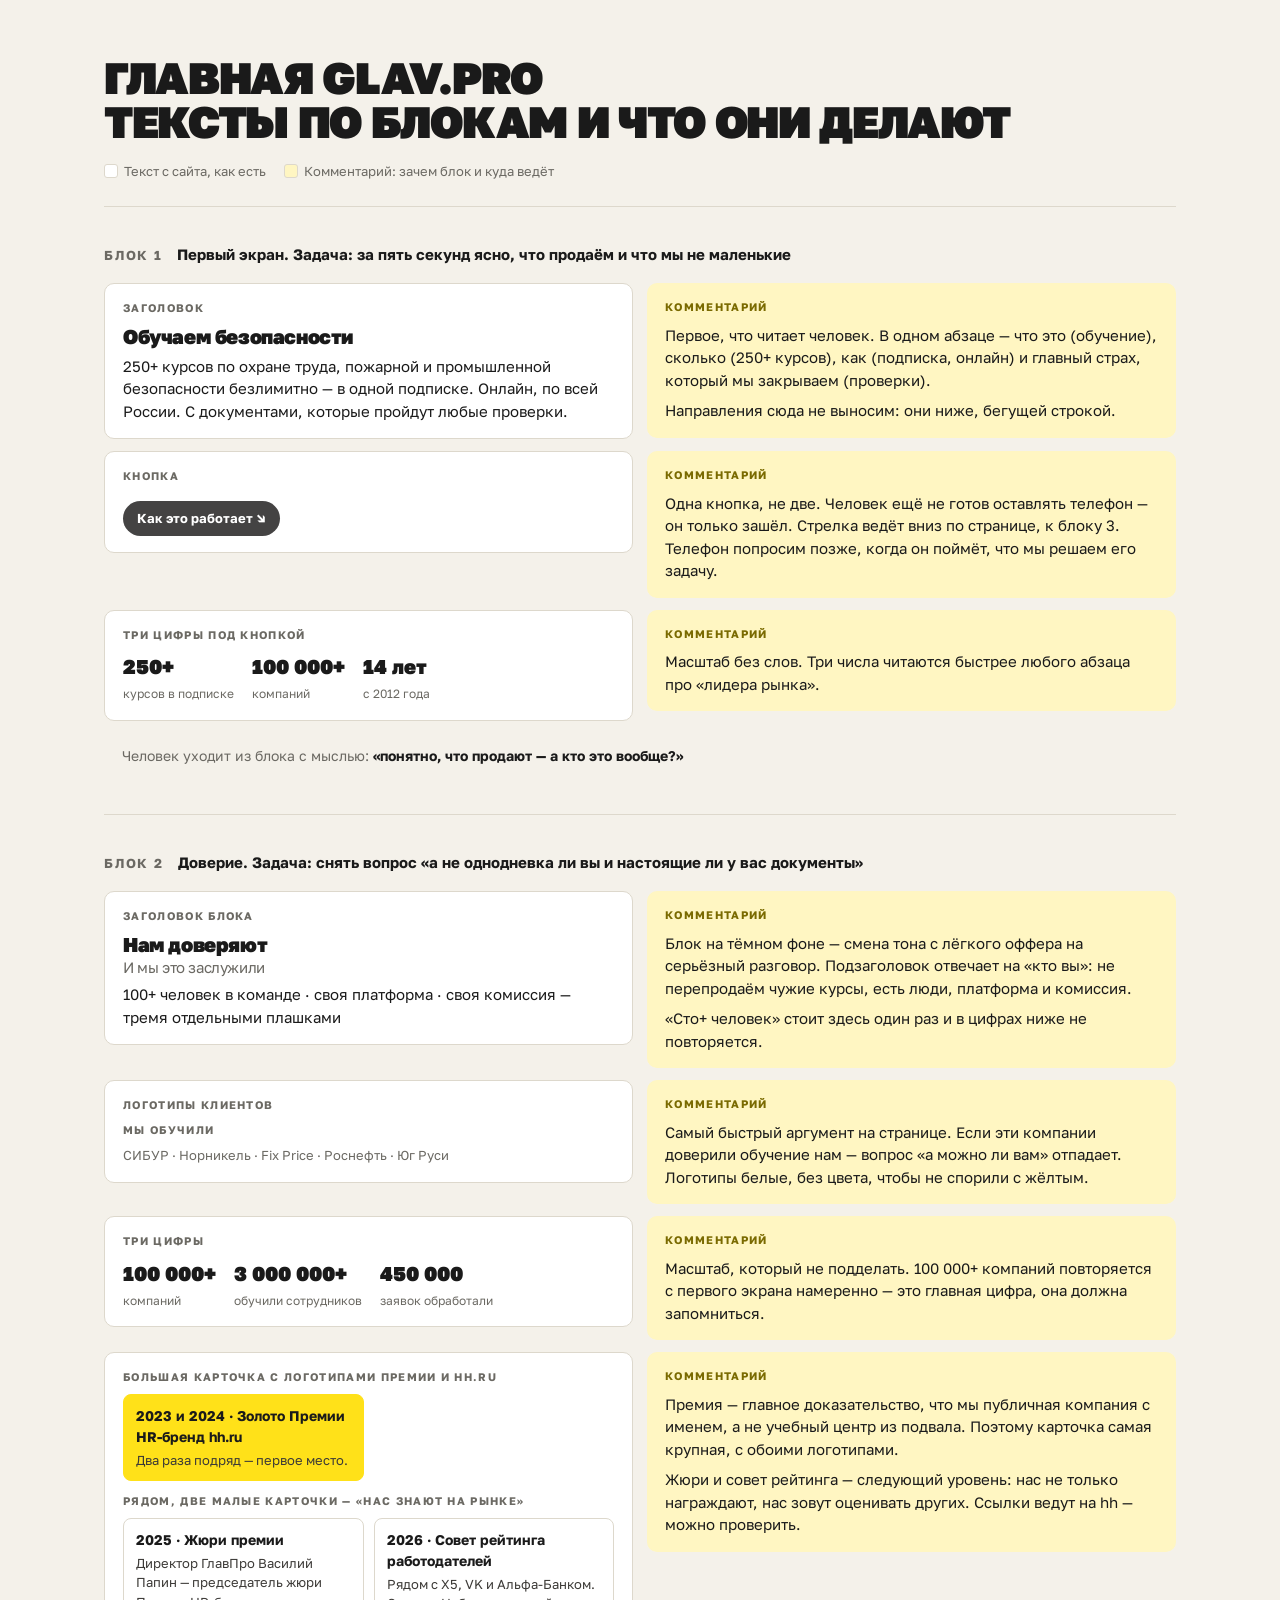
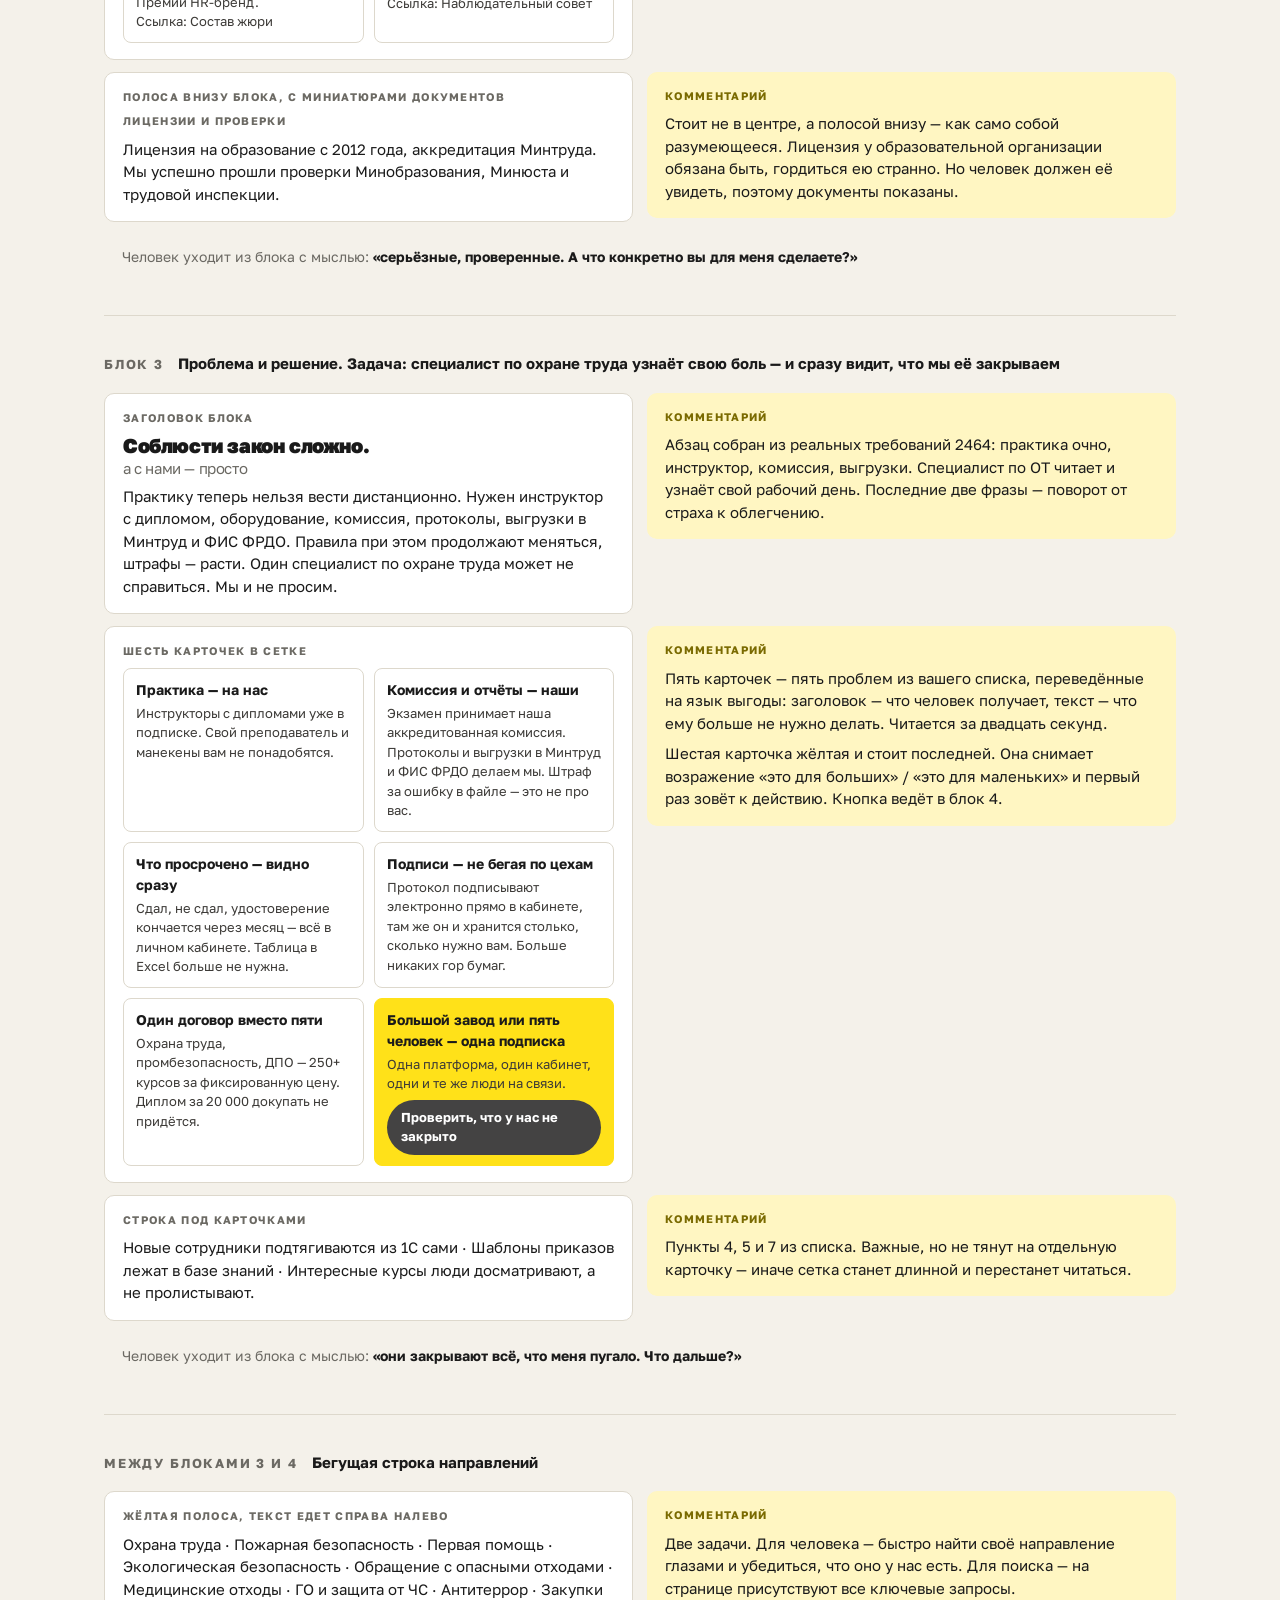
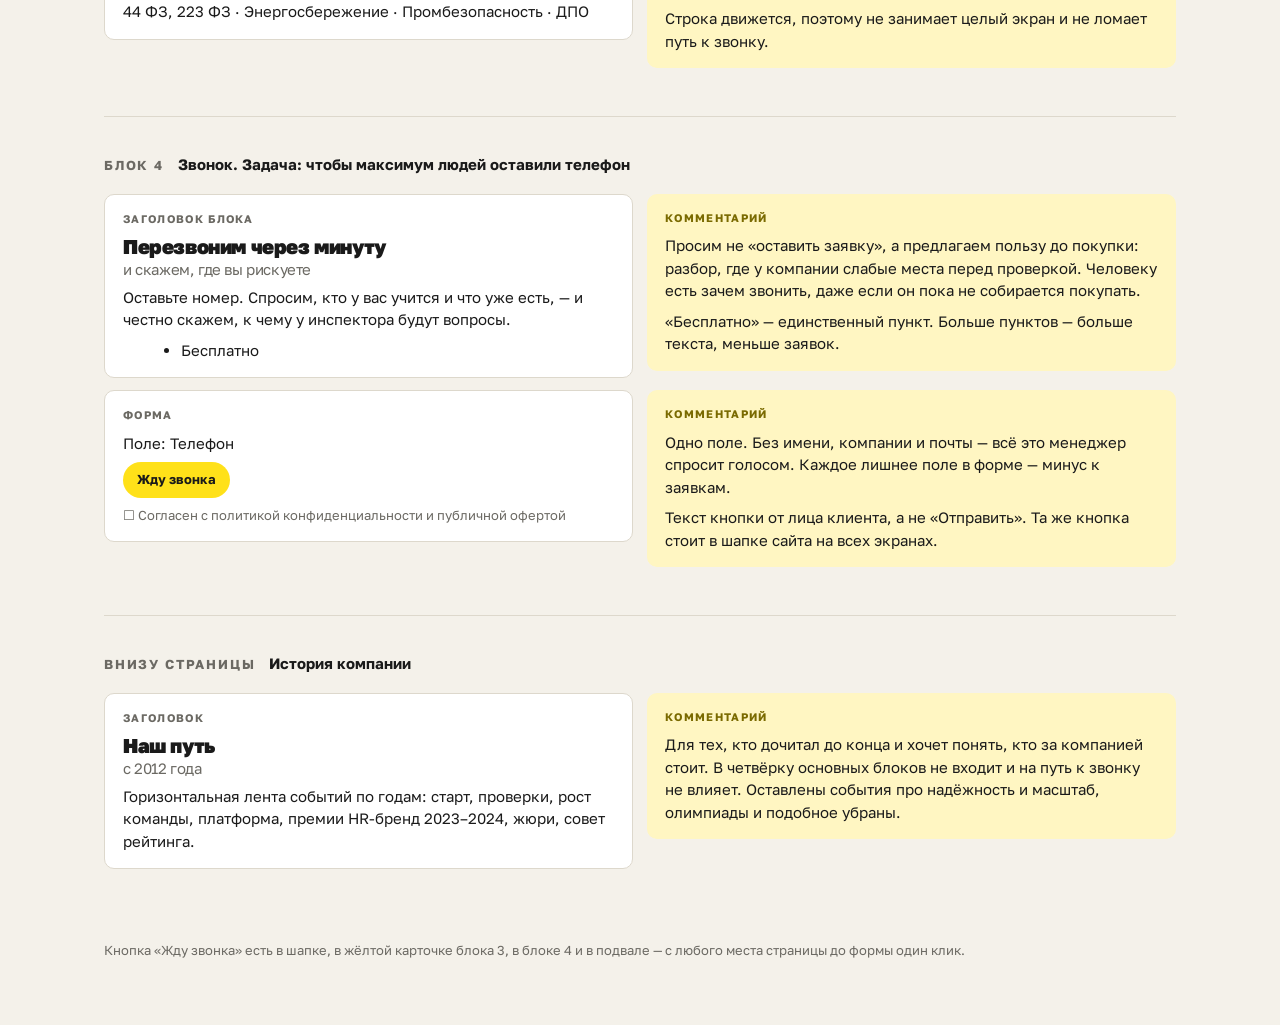
<file: structure.html>
<!DOCTYPE html>
<html lang="ru">
<head>
<meta charset="UTF-8">
<meta name="viewport" content="width=device-width, initial-scale=1.0">
<title>Главная glav.pro — тексты по блокам и логика</title>
<meta name="robots" content="noindex">
<link href="https://fonts.googleapis.com/css2?family=Golos+Text:wght@400;500;700;900&display=swap&subset=cyrillic,latin" rel="stylesheet">
<style>
:root{--ink:#1a1a1a;--graphite:#444343;--yellow:#FFE119;--paper:#f4f1ea;--muted:#6b6963;--line:#ddd8cc;--note:#fff6c2}
*{box-sizing:border-box;margin:0}
body{font-family:'Golos Text',system-ui,sans-serif;background:var(--paper);color:var(--ink);line-height:1.5;font-size:15px}
.wrap{max-width:1120px;margin:0 auto;padding:0 24px}
header{padding:56px 0 24px}
h1{font-size:clamp(28px,4vw,44px);font-weight:900;line-height:1;letter-spacing:-.03em;text-transform:uppercase}
.legend{margin-top:18px;display:flex;gap:18px;flex-wrap:wrap;font-size:13px;color:var(--muted)}
.legend i{display:inline-block;width:14px;height:14px;border-radius:3px;vertical-align:-2px;margin-right:6px;border:1px solid var(--line)}
.legend .a{background:#fff}.legend .b{background:var(--note)}
.block{padding:36px 0;border-top:1px solid var(--line)}
.block-head{display:flex;align-items:baseline;gap:14px;margin-bottom:18px}
.block-head .n{font-size:13px;font-weight:700;letter-spacing:.14em;text-transform:uppercase;color:var(--muted)}
.block-head .goal{font-size:15px;font-weight:700}
.row{display:grid;grid-template-columns:1fr 1fr;gap:14px;margin-bottom:12px;align-items:start}
.site{background:#fff;border:1px solid var(--line);border-radius:10px;padding:16px 18px}
.site .tag{font-size:11px;letter-spacing:.12em;text-transform:uppercase;color:var(--muted);margin-bottom:8px;font-weight:700}
.site .h{font-weight:900;font-size:20px;line-height:1.1;letter-spacing:-.02em}
.site .h small{display:block;font-weight:400;font-size:15px;color:var(--muted);margin-top:4px}
.site p{margin-top:8px}
.site .btn{display:inline-block;margin-top:8px;padding:8px 14px;border-radius:999px;background:var(--graphite);color:#fff;font-weight:700;font-size:13px}
.site .btn.y{background:var(--yellow);color:var(--ink)}
.site .facts{display:flex;gap:18px;flex-wrap:wrap;margin-top:8px}
.site .facts b{display:block;font-size:20px;font-weight:900}
.site .facts span{font-size:12px;color:var(--muted)}
.site .big{font-size:64px;font-weight:700;line-height:.9;letter-spacing:-.04em}
.site ul{margin:8px 0 0 18px}
.site .logos{color:var(--muted);font-size:13px;margin-top:6px}
.site .cards{display:grid;grid-template-columns:1fr 1fr;gap:10px;margin-top:8px}
.site .card{border:1px solid var(--line);border-radius:8px;padding:10px 12px}
.site .card b{display:block;font-size:14px;margin-bottom:4px}
.site .card p{margin:0;font-size:13px;color:#3c3a37}
.site .card.y{background:var(--yellow);border-color:var(--yellow)}
.site .dark{background:var(--graphite);color:#fff}
.site .dark .tag,.site .dark p{color:rgba(255,255,255,.75)}
.note{background:var(--note);border-radius:10px;padding:16px 18px}
.note .tag{font-size:11px;letter-spacing:.12em;text-transform:uppercase;color:#7a6a00;margin-bottom:8px;font-weight:700}
.note p+p{margin-top:8px}
.next{margin-top:6px;padding:12px 18px;font-size:14px;color:var(--muted)}
.next b{color:var(--ink)}
footer{padding:24px 0 64px;font-size:13px;color:var(--muted)}
@media(max-width:760px){.row{grid-template-columns:1fr}.site .cards{grid-template-columns:1fr}}
</style>
</head>
<body>
<div class="wrap">
<header>
  <h1>Главная glav.pro<br>тексты по блокам и что они делают</h1>
  <div class="legend">
    <span><i class="a"></i>Текст с сайта, как есть</span>
    <span><i class="b"></i>Комментарий: зачем блок и куда ведёт</span>
  </div>
</header>

<!-- ===== 1 ===== -->
<section class="block">
  <div class="block-head"><span class="n">Блок 1</span><span class="goal">Первый экран. Задача: за пять секунд ясно, что продаём и что мы не маленькие</span></div>

  <div class="row">
    <div class="site">
      <div class="tag">Заголовок</div>
      <div class="h">Обучаем безопасности</div>
      <p>250+ курсов по охране труда, пожарной и промышленной безопасности безлимитно — в одной подписке. Онлайн, по всей России. С документами, которые пройдут любые проверки.</p>
    </div>
    <div class="note">
      <div class="tag">Комментарий</div>
      <p>Первое, что читает человек. В одном абзаце — что это (обучение), сколько (250+ курсов), как (подписка, онлайн) и главный страх, который мы закрываем (проверки).</p>
      <p>Направления сюда не выносим: они ниже, бегущей строкой.</p>
    </div>
  </div>

  <div class="row">
    <div class="site">
      <div class="tag">Кнопка</div>
      <span class="btn">Как это работает ↘</span>
    </div>
    <div class="note">
      <div class="tag">Комментарий</div>
      <p>Одна кнопка, не две. Человек ещё не готов оставлять телефон — он только зашёл. Стрелка ведёт вниз по странице, к блоку 3. Телефон попросим позже, когда он поймёт, что мы решаем его задачу.</p>
    </div>
  </div>

  <div class="row">
    <div class="site">
      <div class="tag">Три цифры под кнопкой</div>
      <div class="facts">
        <div><b>250+</b><span>курсов в подписке</span></div>
        <div><b>100 000+</b><span>компаний</span></div>
        <div><b>14 лет</b><span>с 2012 года</span></div>
      </div>
    </div>
    <div class="note">
      <div class="tag">Комментарий</div>
      <p>Масштаб без слов. Три числа читаются быстрее любого абзаца про «лидера рынка».</p>
    </div>
  </div>

  <p class="next">Человек уходит из блока с мыслью: <b>«понятно, что продают — а кто это вообще?»</b></p>
</section>

<!-- ===== 2 ===== -->
<section class="block">
  <div class="block-head"><span class="n">Блок 2</span><span class="goal">Доверие. Задача: снять вопрос «а не однодневка ли вы и настоящие ли у вас документы»</span></div>

  <div class="row">
    <div class="site dark">
      <div class="tag">Заголовок блока</div>
      <div class="h">Нам доверяют <small>И мы это заслужили</small></div>
      <p>100+ человек в команде · своя платформа · своя комиссия — тремя отдельными плашками</p>
    </div>
    <div class="note">
      <div class="tag">Комментарий</div>
      <p>Блок на тёмном фоне — смена тона с лёгкого оффера на серьёзный разговор. Подзаголовок отвечает на «кто вы»: не перепродаём чужие курсы, есть люди, платформа и комиссия.</p>
      <p>«Сто+ человек» стоит здесь один раз и в цифрах ниже не повторяется.</p>
    </div>
  </div>

  <div class="row">
    <div class="site">
      <div class="tag">Логотипы клиентов</div>
      <div class="tag" style="margin-top:0">Мы обучили</div>
      <div class="logos">СИБУР · Норникель · Fix Price · Роснефть · Юг Руси</div>
    </div>
    <div class="note">
      <div class="tag">Комментарий</div>
      <p>Самый быстрый аргумент на странице. Если эти компании доверили обучение нам — вопрос «а можно ли вам» отпадает. Логотипы белые, без цвета, чтобы не спорили с жёлтым.</p>
    </div>
  </div>

  <div class="row">
    <div class="site">
      <div class="tag">Три цифры</div>
      <div class="facts">
        <div><b>100 000+</b><span>компаний</span></div>
        <div><b>3 000 000+</b><span>обучили сотрудников</span></div>
        <div><b>450 000</b><span>заявок обработали</span></div>
      </div>
    </div>
    <div class="note">
      <div class="tag">Комментарий</div>
      <p>Масштаб, который не подделать. 100 000+ компаний повторяется с первого экрана намеренно — это главная цифра, она должна запомниться.</p>
    </div>
  </div>

  <div class="row">
    <div class="site">
      <div class="tag">Большая карточка с логотипами премии и hh.ru</div>
      <div class="cards">
        <div class="card y"><b>2023 и 2024 · Золото Премии HR-бренд hh.ru</b><p>Два раза подряд — первое место.</p></div>
      </div>
      <div class="tag" style="margin-top:12px">Рядом, две малые карточки — «Нас знают на рынке»</div>
      <div class="cards">
        <div class="card"><b>2025 · Жюри премии</b><p>Директор ГлавПро Василий Папин — председатель жюри Премии HR-бренд.</p><p>Ссылка: Состав жюри</p></div>
        <div class="card"><b>2026 · Совет рейтинга работодателей</b><p>Рядом с X5, VK и Альфа-Банком.</p><p>Ссылка: Наблюдательный совет</p></div>
      </div>
    </div>
    <div class="note">
      <div class="tag">Комментарий</div>
      <p>Премия — главное доказательство, что мы публичная компания с именем, а не учебный центр из подвала. Поэтому карточка самая крупная, с обоими логотипами.</p>
      <p>Жюри и совет рейтинга — следующий уровень: нас не только награждают, нас зовут оценивать других. Ссылки ведут на hh — можно проверить.</p>
    </div>
  </div>

  <div class="row">
    <div class="site">
      <div class="tag">Полоса внизу блока, с миниатюрами документов</div>
      <div class="tag" style="margin-top:0">Лицензии и проверки</div>
      <p>Лицензия на образование с 2012 года, аккредитация Минтруда. Мы успешно прошли проверки Минобразования, Минюста и трудовой инспекции.</p>
    </div>
    <div class="note">
      <div class="tag">Комментарий</div>
      <p>Стоит не в центре, а полосой внизу — как само собой разумеющееся. Лицензия у образовательной организации обязана быть, гордиться ею странно. Но человек должен её увидеть, поэтому документы показаны.</p>
    </div>
  </div>

  <p class="next">Человек уходит из блока с мыслью: <b>«серьёзные, проверенные. А что конкретно вы для меня сделаете?»</b></p>
</section>

<!-- ===== 3 ===== -->
<section class="block">
  <div class="block-head"><span class="n">Блок 3</span><span class="goal">Проблема и решение. Задача: специалист по охране труда узнаёт свою боль — и сразу видит, что мы её закрываем</span></div>

  <div class="row">
    <div class="site">
      <div class="tag">Заголовок блока</div>
      <div class="h">Соблюсти закон сложно. <small>а с нами — просто</small></div>
      <p>Практику теперь нельзя вести дистанционно. Нужен инструктор с дипломом, оборудование, комиссия, протоколы, выгрузки в Минтруд и ФИС ФРДО. Правила при этом продолжают меняться, штрафы — расти. Один специалист по охране труда может не справиться. Мы и не просим.</p>
    </div>
    <div class="note">
      <div class="tag">Комментарий</div>
      <p>Абзац собран из реальных требований 2464: практика очно, инструктор, комиссия, выгрузки. Специалист по ОТ читает и узнаёт свой рабочий день. Последние две фразы — поворот от страха к облегчению.</p>
    </div>
  </div>

  <div class="row">
    <div class="site">
      <div class="tag">Шесть карточек в сетке</div>
      <div class="cards">
        <div class="card"><b>Практика — на нас</b><p>Инструкторы с дипломами уже в подписке. Свой преподаватель и манекены вам не понадобятся.</p></div>
        <div class="card"><b>Комиссия и отчёты — наши</b><p>Экзамен принимает наша аккредитованная комиссия. Протоколы и выгрузки в Минтруд и ФИС ФРДО делаем мы. Штраф за ошибку в файле — это не про вас.</p></div>
        <div class="card"><b>Что просрочено — видно сразу</b><p>Сдал, не сдал, удостоверение кончается через месяц — всё в личном кабинете. Таблица в Excel больше не нужна.</p></div>
        <div class="card"><b>Подписи — не бегая по цехам</b><p>Протокол подписывают электронно прямо в кабинете, там же он и хранится столько, сколько нужно вам. Больше никаких гор бумаг.</p></div>
        <div class="card"><b>Один договор вместо пяти</b><p>Охрана труда, промбезопасность, ДПО — 250+ курсов за фиксированную цену. Диплом за 20 000 докупать не придётся.</p></div>
        <div class="card y"><b>Большой завод или пять человек — одна подписка</b><p>Одна платформа, один кабинет, одни и те же люди на связи.</p><p style="margin-top:6px"><span class="btn" style="margin:0">Проверить, что у нас не закрыто</span></p></div>
      </div>
    </div>
    <div class="note">
      <div class="tag">Комментарий</div>
      <p>Пять карточек — пять проблем из вашего списка, переведённые на язык выгоды: заголовок — что человек получает, текст — что ему больше не нужно делать. Читается за двадцать секунд.</p>
      <p>Шестая карточка жёлтая и стоит последней. Она снимает возражение «это для больших» / «это для маленьких» и первый раз зовёт к действию. Кнопка ведёт в блок 4.</p>
    </div>
  </div>

  <div class="row">
    <div class="site">
      <div class="tag">Строка под карточками</div>
      <p>Новые сотрудники подтягиваются из 1С сами · Шаблоны приказов лежат в базе знаний · Интересные курсы люди досматривают, а не пролистывают.</p>
    </div>
    <div class="note">
      <div class="tag">Комментарий</div>
      <p>Пункты 4, 5 и 7 из списка. Важные, но не тянут на отдельную карточку — иначе сетка станет длинной и перестанет читаться.</p>
    </div>
  </div>

  <p class="next">Человек уходит из блока с мыслью: <b>«они закрывают всё, что меня пугало. Что дальше?»</b></p>
</section>

<!-- ===== бегущая строка ===== -->
<section class="block">
  <div class="block-head"><span class="n">Между блоками 3 и 4</span><span class="goal">Бегущая строка направлений</span></div>
  <div class="row">
    <div class="site">
      <div class="tag">Жёлтая полоса, текст едет справа налево</div>
      <p>Охрана труда · Пожарная безопасность · Первая помощь · Экологическая безопасность · Обращение с опасными отходами · Медицинские отходы · ГО и защита от ЧС · Антитеррор · Закупки 44 ФЗ, 223 ФЗ · Энергосбережение · Промбезопасность · ДПО</p>
    </div>
    <div class="note">
      <div class="tag">Комментарий</div>
      <p>Две задачи. Для человека — быстро найти своё направление глазами и убедиться, что оно у нас есть. Для поиска — на странице присутствуют все ключевые запросы.</p>
      <p>Строка движется, поэтому не занимает целый экран и не ломает путь к звонку.</p>
    </div>
  </div>
</section>

<!-- ===== 4 ===== -->
<section class="block">
  <div class="block-head"><span class="n">Блок 4</span><span class="goal">Звонок. Задача: чтобы максимум людей оставили телефон</span></div>

  <div class="row">
    <div class="site dark">
      <div class="tag">Заголовок блока</div>
      <div class="h">Перезвоним через минуту <small>и скажем, где вы рискуете</small></div>
      <p>Оставьте номер. Спросим, кто у вас учится и что уже есть, — и честно скажем, к чему у инспектора будут вопросы.</p>
      <ul><li>Бесплатно</li></ul>
    </div>
    <div class="note">
      <div class="tag">Комментарий</div>
      <p>Просим не «оставить заявку», а предлагаем пользу до покупки: разбор, где у компании слабые места перед проверкой. Человеку есть зачем звонить, даже если он пока не собирается покупать.</p>
      <p>«Бесплатно» — единственный пункт. Больше пунктов — больше текста, меньше заявок.</p>
    </div>
  </div>

  <div class="row">
    <div class="site">
      <div class="tag">Форма</div>
      <p>Поле: Телефон</p>
      <span class="btn y">Жду звонка</span>
      <p style="font-size:13px;color:var(--muted)">☐ Согласен с политикой конфиденциальности и публичной офертой</p>
    </div>
    <div class="note">
      <div class="tag">Комментарий</div>
      <p>Одно поле. Без имени, компании и почты — всё это менеджер спросит голосом. Каждое лишнее поле в форме — минус к заявкам.</p>
      <p>Текст кнопки от лица клиента, а не «Отправить». Та же кнопка стоит в шапке сайта на всех экранах.</p>
    </div>
  </div>
</section>

<!-- ===== история ===== -->
<section class="block">
  <div class="block-head"><span class="n">Внизу страницы</span><span class="goal">История компании</span></div>
  <div class="row">
    <div class="site">
      <div class="tag">Заголовок</div>
      <div class="h">Наш путь <small>с 2012 года</small></div>
      <p>Горизонтальная лента событий по годам: старт, проверки, рост команды, платформа, премии HR-бренд 2023–2024, жюри, совет рейтинга.</p>
    </div>
    <div class="note">
      <div class="tag">Комментарий</div>
      <p>Для тех, кто дочитал до конца и хочет понять, кто за компанией стоит. В четвёрку основных блоков не входит и на путь к звонку не влияет. Оставлены события про надёжность и масштаб, олимпиады и подобное убраны.</p>
    </div>
  </div>
</section>

<footer>Кнопка «Жду звонка» есть в шапке, в жёлтой карточке блока 3, в блоке 4 и в подвале — с любого места страницы до формы один клик.</footer>
</div>
</body>
</html>
</file>
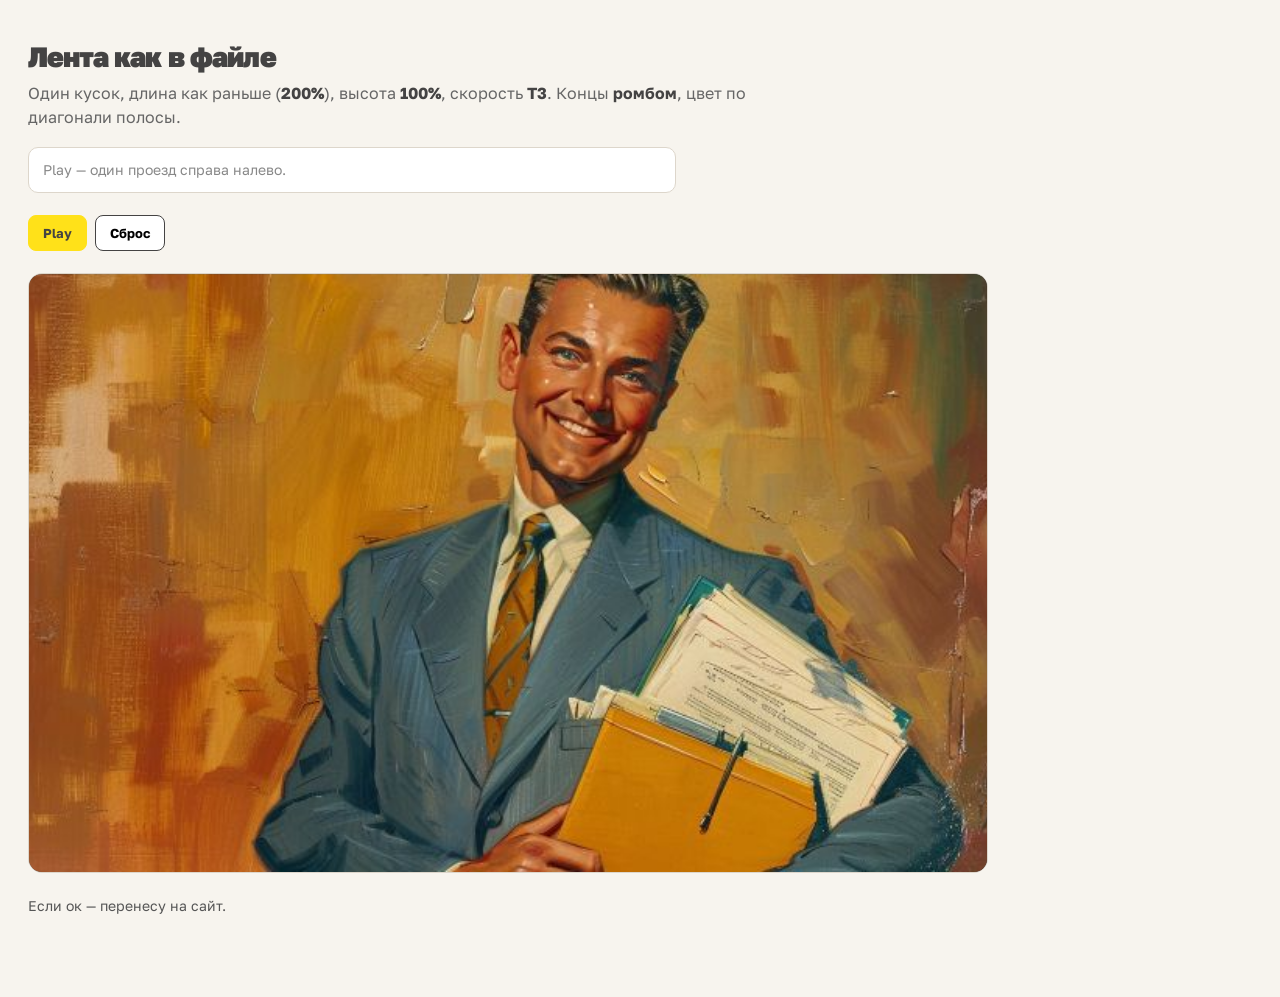
<file: tape-lab.html>
<!DOCTYPE html>
<html lang="ru">
<head>
<meta charset="UTF-8">
<meta name="viewport" content="width=device-width, initial-scale=1.0">
<title>Лента — ромб, диагональ, T3</title>
<style>
  @property --p{syntax:'<number>';inherits:true;initial-value:0}

  :root{
    --yellow:#FFE119;
    --graphite:#444343;
    --paper:#F7F4EE;
  }
  *{box-sizing:border-box;margin:0;padding:0}
  body{font-family:'Golos Text',system-ui,sans-serif;background:var(--paper);color:var(--graphite);
    padding:40px 28px 80px;-webkit-font-smoothing:antialiased}
  h1{font-size:28px;font-weight:900;letter-spacing:-.03em;margin-bottom:8px}
  .lead{max-width:72ch;font-size:16px;line-height:1.5;color:#666;margin-bottom:18px}
  .lead b{color:var(--graphite)}
  .note{max-width:72ch;font-size:14px;line-height:1.45;color:#888;margin-bottom:22px;
    padding:12px 14px;background:#fff;border-radius:10px;border:1px solid #ddd6cb}
  .actions{display:flex;gap:8px;flex-wrap:wrap;margin-bottom:22px}
  button{height:36px;padding:0 14px;border-radius:8px;border:1.5px solid var(--graphite);
    background:#fff;font:inherit;font-size:13px;font-weight:700;cursor:pointer}
  button:hover{background:var(--graphite);color:#fff}
  button.primary{background:var(--yellow);border-color:var(--yellow);color:var(--graphite)}
  button.primary:hover{background:var(--graphite);color:var(--yellow);border-color:var(--graphite)}

  .stage{
    position:relative;width:min(960px,100%);aspect-ratio:16/10;overflow:hidden;
    background:#ccc;border-radius:14px;border:1px solid #ddd6cb;--p:0;
    /* длина как в T3 — 200% ширины кадра, один кусок */
    --rw:200%;
    --tip:0px;
  }
  .bw,.color{position:absolute;inset:0;background:var(--img) center/cover no-repeat}
  .bw{filter:grayscale(1) contrast(1.12) brightness(.94)}
  .color{z-index:2}

  /*
    Один целый SVG на длину T3 (200%), высота 100%.
    Без repeat — концы ромбом, как в файле. Скорость T3.
  */
  .ribbon{
    position:absolute;top:0;bottom:0;z-index:3;pointer-events:none;
    height:100%;
    width:var(--rw);
    left:calc(100% - var(--p) * (100% + var(--rw)));
    /* один кусок на 200% × 100% — без дублей, на всю высоту */
    background:url('img/safety-tape.svg') center/100% 100% no-repeat;
  }

  /* Цвет по диагонали ведущей (левой) жёлтой полосы */
  .color{
    clip-path:polygon(
      calc(100% - var(--p) * (100% + var(--rw)) + var(--tip)) 0%,
      100% 0%,
      100% 100%,
      calc(100% - var(--p) * (100% + var(--rw))) 100%
    );
  }

  @keyframes train-rtl{from{--p:0}to{--p:1}}
  .stage.play{animation:train-rtl 1.15s linear forwards}

  .hint{margin-top:22px;max-width:72ch;font-size:14px;line-height:1.55;color:#555}
</style>
<link href="https://fonts.googleapis.com/css2?family=Golos+Text:wght@400;700;900&display=swap" rel="stylesheet">
</head>
<body>
  <h1>Лента как в файле</h1>
  <p class="lead">Один кусок, длина как раньше (<b>200%</b>), высота <b>100%</b>, скорость <b>T3</b>.
    Концы <b>ромбом</b>, цвет по диагонали полосы.</p>
  <p class="note">Play — один проезд справа налево.</p>

  <div class="actions">
    <button class="primary" id="play">Play</button>
    <button id="stop">Сброс</button>
  </div>

  <div class="stage" id="stage" style="--img:url('img/history/15.jpg')">
    <span class="bw"></span>
    <span class="color"></span>
    <div class="ribbon" aria-hidden="true"></div>
  </div>

  <p class="hint">Если ок — перенесу на сайт.</p>

<script>
const stage = document.getElementById('stage');

function layout(){
  // tip = доля левого края SVG (161.12/653) от ширины ленты
  const rw = stage.clientWidth * 2; // 200%
  const tip = (161.12 / 653) * rw;
  stage.style.setProperty('--tip', tip + 'px');
}

function play(){
  stage.classList.remove('play');
  stage.style.setProperty('--p', '0');
  void stage.offsetWidth;
  stage.classList.add('play');
}
function stop(){
  stage.classList.remove('play');
  stage.style.setProperty('--p', '0');
}

document.getElementById('play').onclick = play;
document.getElementById('stop').onclick = stop;
window.addEventListener('resize', layout);
layout();
play();
</script>
</body>
</html>
</file>
<file: style.css>
/* ГлавПро — визуальная система v2
   Дисплей: Golos Text 900 · Акцент: Fet · Палитра: жёлтый + графит */

@font-face{font-family:'Fet';src:url('fonts/Fet.ttf') format('truetype');font-weight:400;font-style:normal;font-display:swap}

@property --p{syntax:'<number>';inherits:true;initial-value:-.2}

:root{
  --yellow:#FFE119;
  --graphite:#444343;
  --ink:#444343;
  --paper:#F7F4EE;
  --paper-2:#EFEAE1;
  --line:#DCD6CB;
  --muted:#7E7871;
  --display:'Golos Text',system-ui,sans-serif;
  --script:'Fet',cursive;
  --sweep:.9s cubic-bezier(.16,.84,.16,1);
  --wrap:1280px;
  /* Полосы «/», ~48° к горизонту — как на рефе с каской и crossline.png */
  --tape-angle:135deg;
  --bar:68px;
  --period:148px;
}

*{margin:0;padding:0;box-sizing:border-box}
html{scroll-behavior:smooth}
body{
  font-family:var(--display);
  background:var(--paper);
  color:var(--ink);
  -webkit-font-smoothing:antialiased;
}
img{display:block;max-width:100%}
a{color:inherit;text-decoration:none}
button{font:inherit;color:inherit;background:none;border:none;cursor:pointer}

/* Зерно — общее для всей страницы, даёт теплоту и «печатность» */
body::after{
  content:'';position:fixed;inset:0;z-index:9999;pointer-events:none;opacity:.055;
  background-image:url("data:image/svg+xml,%3Csvg xmlns='http://www.w3.org/2000/svg' width='180' height='180'%3E%3Cfilter id='n'%3E%3CfeTurbulence type='fractalNoise' baseFrequency='.85' numOctaves='3'/%3E%3C/filter%3E%3Crect width='180' height='180' filter='url(%23n)'/%3E%3C/svg%3E");
}

.wrap{max-width:var(--wrap);margin:0 auto;padding:0 40px}

/* ---------- Типографика ---------- */
.h1{font-weight:900;font-size:clamp(58px,9vw,150px);line-height:.84;letter-spacing:-.035em;text-transform:uppercase}
.h2{font-weight:900;font-size:clamp(30px,3.5vw,52px);line-height:.94;letter-spacing:-.025em;text-transform:uppercase}
.h3{font-weight:900;font-size:22px;line-height:1.12;letter-spacing:-.01em}

/* Курсив — Fet, без жёлтых «дефисов». */
.script{font-family:var(--script);text-transform:none;letter-spacing:0;font-weight:400;
  color:var(--graphite);display:block;position:relative;z-index:1}
.hero .script,.proof .script,.award .script{color:var(--yellow)}
.cta .script{color:var(--graphite)}
.h1 .script{font-size:.82em;line-height:.92;margin-top:-.12em;margin-left:.08em}
.h2 .script{font-size:.96em;line-height:1;margin-top:-.08em;margin-left:.06em}
.kicker{font-size:11px;font-weight:700;letter-spacing:.18em;text-transform:uppercase;color:var(--muted)}
.lead{font-size:19px;line-height:1.5;color:#3c3a37}
.small{font-size:14px;line-height:1.5;color:var(--muted)}

.section{padding:110px 0}
.section--tight{padding:80px 0}
.section-head{display:flex;align-items:flex-end;justify-content:space-between;gap:40px;margin-bottom:48px}
.section-head p{max-width:46ch}

/* ---------- Кнопки ---------- */
.btn{display:inline-flex;align-items:center;justify-content:center;height:56px;padding:0 30px;
  border-radius:8px;font-size:16px;font-weight:700;transition:.22s;white-space:nowrap}
.btn--yellow{background:var(--yellow);color:var(--ink)}
.btn--yellow:hover{background:var(--ink);color:var(--yellow)}
.btn--ink{border:1.5px solid var(--ink);color:var(--ink)}
.btn--ink:hover{background:var(--ink);color:var(--paper)}
.btn--sm{height:46px;padding:0 22px;font-size:15px}

/* =========================================================
   Ч/б кадр. По диагонали «/» проезжает лента:
   непрозрачный жёлтый + окна, в окнах виден цвет. Наведение — весь кадр цветной.
   ========================================================= */
.shot{position:relative;overflow:hidden;--p:-.2;background:var(--paper-2)}
.shot.sweeping{animation:tape-pass 1.7s cubic-bezier(.22,.7,.18,1) forwards}
@keyframes tape-pass{from{--p:-.28}to{--p:1.22}}

.shot__base,.shot__color{position:absolute;inset:0;background-image:var(--img);
  background-size:cover;background-position:center}
.shot__base{filter:grayscale(1) contrast(1.08) brightness(.97)}

/* Цвет только внутри диагональной ленты. Жёлтые полосы лежат сверху в тех же границах. */
.shot__color,.shot__tape{
  -webkit-mask-image:linear-gradient(var(--tape-angle),
    transparent 0 38%,#000 41% 59%,transparent 62%);
  mask-image:linear-gradient(var(--tape-angle),
    transparent 0 38%,#000 41% 59%,transparent 62%);
  -webkit-mask-size:240% 240%;mask-size:240% 240%;
  -webkit-mask-repeat:no-repeat;mask-repeat:no-repeat;
  -webkit-mask-position:calc(var(--p)*100%) 50%;
  mask-position:calc(var(--p)*100%) 50%;
}
.shot__tape{
  position:absolute;inset:0;pointer-events:none;z-index:1;
  background:repeating-linear-gradient(var(--tape-angle),
    var(--yellow) 0 var(--bar),
    transparent var(--bar) var(--period));
}

.shot:hover .shot__color{-webkit-mask-image:none;mask-image:none}
.shot:hover .shot__tape{opacity:0}

.shot--obj{background:transparent}
.shot--obj .shot__base,.shot--obj .shot__color{
  background-size:contain;background-repeat:no-repeat;background-position:center}
.shot--idle{animation:tape-drift 8s ease-in-out infinite alternate}
@keyframes tape-drift{from{--p:.3}to{--p:.68}}
.shot--idle:hover{animation:none}

.shot--ratio{aspect-ratio:4/3}
.shot--tall{aspect-ratio:3/4}
.shot--wide{aspect-ratio:16/9}

@media(prefers-reduced-motion:reduce){
  .shot.sweeping,.shot--idle,.hero__tape{animation:none}
  .shot{--p:.48}
}

/* ---------- Шапка: капсула как у Mitti, наши пункты и цвет ---------- */
.header{position:sticky;top:14px;z-index:100;padding:0 24px;background:transparent;border:none}
.header__bar{max-width:var(--wrap);margin:0 auto;display:flex;align-items:center;gap:22px;
  height:64px;padding:0 8px 0 22px;background:var(--graphite);border-radius:999px;color:#fff}
.header img{height:34px}
.nav{display:flex;gap:22px;margin-left:8px;font-size:14.5px;font-weight:500}
.nav a{padding:6px 0;color:rgba(255,255,255,.78);border-bottom:2px solid transparent;transition:.2s}
.nav a:hover{color:#fff;border-color:var(--yellow)}
.header-actions{display:flex;align-items:center;gap:10px;margin-left:auto}
.header__tel{font-size:13.5px;font-weight:700;letter-spacing:.01em;color:rgba(255,255,255,.7);
  padding:0 8px;white-space:nowrap}
.header__tel:hover{color:#fff}
.header .btn--ink{border-color:rgba(255,255,255,.28);color:#fff}
.header .btn--ink:hover{background:#fff;color:var(--graphite);border-color:#fff}
.header .btn--sm{height:44px;border-radius:999px}

/* ---------- Hero ---------- */
.hero{padding:72px 0 88px;position:relative;overflow:hidden}
.hero .wrap{display:grid;grid-template-columns:1.05fr .95fr;gap:56px;align-items:center}
.hero__sub{margin-top:28px;max-width:44ch}
.hero__cta{display:flex;gap:14px;margin-top:36px;flex-wrap:wrap}
.hero__facts{display:flex;gap:40px;margin-top:52px;flex-wrap:wrap}
.hero__fact b{display:block;font-size:40px;font-weight:900;letter-spacing:-.03em;line-height:1}
.hero__fact span{font-size:14px;color:var(--muted)}
.hero__helmet{position:relative;width:100%;max-width:540px;justify-self:end}
.hero__helmet-img{width:100%;height:auto;display:block;
  filter:grayscale(1) contrast(1.18) brightness(.82);transition:filter .4s}
.hero__tape{position:absolute;inset:0;pointer-events:none;
  background:repeating-linear-gradient(var(--tape-angle),
    var(--yellow) 0 var(--bar),transparent var(--bar) var(--period));
  background-size:240% 240%;
  -webkit-mask-image:url('img/helmet-3d.png');mask-image:url('img/helmet-3d.png');
  -webkit-mask-size:100% 100%;mask-size:100% 100%;
  -webkit-mask-repeat:no-repeat;mask-repeat:no-repeat;
  animation:tape-slide 8s ease-in-out infinite alternate}
.hero__helmet:hover .hero__helmet-img{filter:none}
.hero__helmet:hover .hero__tape{opacity:0}
@keyframes tape-slide{from{background-position:12% 50%}to{background-position:78% 50%}}

/* ---------- Карточки-обещания ---------- */
.promises{display:grid;grid-template-columns:repeat(3,1fr);gap:22px}
.promise{position:relative;border-radius:16px;overflow:hidden;aspect-ratio:3/3.4;display:block}
.promise .shot{position:absolute;inset:0}
.promise__veil{position:absolute;inset:0;
  background:linear-gradient(180deg,rgba(20,20,20,0) 35%,rgba(20,20,20,.82) 100%)}
.promise__body{position:absolute;inset:auto 0 0 0;padding:30px;color:#fff;z-index:2}
.promise__body p{margin-top:10px;font-size:15px;line-height:1.45;color:rgba(255,255,255,.8)}
.promise__go{position:absolute;top:22px;right:22px;z-index:2;width:44px;height:44px;border-radius:50%;
  border:1.5px solid rgba(255,255,255,.5);display:grid;place-items:center;color:#fff;transition:.22s}
.promise:hover .promise__go{background:var(--yellow);border-color:var(--yellow);color:var(--ink)}

/* ---------- Партнёры ---------- */
.partners{background:var(--graphite);padding:42px 0;overflow:hidden}
.partners .wrap{display:flex;align-items:center;gap:56px}
.partners .kicker{flex:none;max-width:11ch;line-height:1.35;color:rgba(255,255,255,.42)}
.partners__row{display:flex;align-items:center;gap:56px;flex:1;justify-content:space-between}
.partners__row img{height:38px;width:auto;filter:invert(1) grayscale(1);
  mix-blend-mode:screen;opacity:.92;transition:.25s}
.partners__row img:hover{opacity:1}

/* ---------- Табы ---------- */
.tabs{display:flex;gap:8px;flex-wrap:wrap;margin-bottom:36px}
.tab{height:44px;padding:0 20px;border-radius:999px;border:1.5px solid var(--line);
  font-size:15px;font-weight:500;transition:.2s}
.tab:hover{border-color:var(--ink)}
.tab[aria-selected="true"]{background:var(--ink);border-color:var(--ink);color:var(--paper);font-weight:700}

/* ---------- Направления ---------- */
.dirs{display:grid;grid-template-columns:repeat(3,1fr);gap:2px;background:var(--line)}
.dir{position:relative;overflow:hidden;background:var(--paper);padding:34px 30px 30px;
  min-height:230px;display:flex;flex-direction:column;justify-content:flex-end;transition:.22s}
.dir:hover{background:var(--yellow)}
.dir h3{font-size:19px;font-weight:900;line-height:1.15;position:relative;z-index:2}
.dir p{margin-top:8px;font-size:14px;line-height:1.45;color:var(--muted);position:relative;z-index:2}
.dir:hover p{color:#5a5348}
.dir[hidden]{display:none}

/* Знак из точек по силуэту — готовый PNG, без CSS-mask (она давала квадрат). */
.dir__dots{position:absolute;top:10px;right:8px;width:168px;height:168px;z-index:1;
  object-fit:contain;opacity:0;transform:scale(.88) rotate(-6deg);
  transition:.34s cubic-bezier(.2,.8,.2,1);pointer-events:none}
.dir:hover .dir__dots{opacity:.48;transform:scale(1) rotate(0)}

/* ---------- Отрасли (крупная карточка + цитата) ---------- */
.ind__stage{position:relative;border-radius:18px;overflow:hidden;aspect-ratio:16/8.2}
.ind__stage .shot{position:absolute;inset:0}
.ind__stage::after{content:'';position:absolute;inset:0;z-index:1;pointer-events:none;
  background:linear-gradient(180deg,rgba(18,18,18,.42) 0,rgba(18,18,18,0) 34%,
    rgba(18,18,18,0) 52%,rgba(18,18,18,.68) 100%)}
.ind__badge{position:absolute;top:26px;left:26px;z-index:2;padding:14px 20px;border-radius:10px;
  background:rgba(22,22,22,.62);backdrop-filter:blur(8px);color:#fff;font-weight:700;font-size:15px}
.ind__nums{position:absolute;left:26px;bottom:26px;z-index:2;display:flex;gap:34px}
.ind__num{padding-left:18px;border-left:2px solid rgba(255,255,255,.4);color:#fff}
.ind__num b{display:block;font-size:32px;font-weight:900;letter-spacing:-.02em;line-height:1}
.ind__num span{font-size:13px;color:rgba(255,255,255,.72)}
/* ---------- Отзывы ---------- */
.revs{display:grid;grid-template-columns:repeat(3,1fr);gap:24px}
.rev{background:var(--paper-2);border-radius:14px;padding:30px 30px 32px;display:flex;
  flex-direction:column;transition:.25s}
.rev:hover{background:#fff}
.rev img{width:38px;height:auto;margin-bottom:18px}
.rev blockquote{font-size:17px;line-height:1.5;flex:1}
.rev footer{margin-top:24px;padding-top:18px;border-top:1px solid var(--line);
  font-size:13.5px;line-height:1.45;color:var(--muted)}
.rev footer b{display:block;font-size:15px;color:var(--ink);font-weight:700}
.revs__more{margin-top:34px;display:flex;align-items:center;gap:28px;flex-wrap:wrap}
.revs__fact b{font-size:30px;font-weight:900;letter-spacing:-.03em;display:block;line-height:1}
.revs__fact span{font-size:14px;color:var(--muted)}

/* ---------- Доказательства ---------- */
.proof{background:var(--graphite);color:#fff}
.proof .wrap{display:grid;grid-template-columns:1fr 1fr;gap:64px;align-items:center}
.proof .h2{color:#fff}
.proof__list{margin-top:32px;display:grid;gap:2px}
.proof__row{display:flex;gap:18px;padding:20px 0;border-top:1px solid rgba(255,255,255,.16)}
.proof__row b{font-size:17px;font-weight:700;min-width:11ch}
.proof__row span{font-size:15px;color:rgba(255,255,255,.68);line-height:1.45}
.proof__docs{display:grid;grid-template-columns:repeat(3,1fr);gap:14px}
.proof__docs .shot{aspect-ratio:3/4;border-radius:10px}

/* ---------- Таймлайн ---------- */
.tl{position:relative}
.tl__track{display:flex;gap:20px;overflow-x:auto;scroll-snap-type:x proximity;
  padding:4px 40px 34px;margin:0 -40px;scrollbar-width:none}
.tl__track::-webkit-scrollbar{display:none}
.tl__card{flex:0 0 320px;width:320px;height:428px;scroll-snap-align:center;background:var(--paper-2);border-radius:14px;
  overflow:hidden;display:flex;flex-direction:column;transition:.25s}
.tl__card:hover{background:#fff}
.tl__shot{aspect-ratio:16/10;height:200px;flex:none}
.tl__body{padding:22px 24px 26px;display:flex;flex-direction:column;flex:1}
.tl__card b{display:inline-flex;align-items:center;gap:10px;font-size:14px;font-weight:700;
  letter-spacing:.14em;color:var(--muted)}
.tl__card b::after{content:'';width:26px;height:2px;background:var(--yellow)}
.tl__card h3{margin-top:14px;font-size:19px;font-weight:900;line-height:1.18}
.tl__card p{margin-top:10px;font-size:14.5px;line-height:1.5;color:var(--muted)}
.tl__card--era{background:transparent;box-shadow:inset 0 0 0 1.5px var(--line)}
.tl__card--era .tl__shot{opacity:.72}
.tl__card--era h3{font-weight:500;font-size:17px;color:var(--muted)}

.tl__ruler{position:relative;height:74px;border-top:1.5px solid var(--ink);display:flex;
  user-select:none;touch-action:none}
.tl__tick{flex:1;position:relative;display:flex;flex-direction:column;align-items:center;
  padding-top:14px;color:var(--muted);transition:color .25s}
.tl__tick::before{content:'';position:absolute;top:0;width:1.5px;height:12px;background:var(--line);
  transition:.25s}
.tl__tick span{font-size:13px;font-weight:700;transition:.25s;transform-origin:top center}
.tl__tick[data-active]{color:var(--ink)}
.tl__tick[data-active]::before{height:22px;background:var(--ink)}
.tl__tick[data-active] span{transform:scale(1.55) translateY(4px)}
.tl__thumb{position:absolute;top:-1.5px;height:5px;background:var(--yellow);border-radius:3px;
  transition:transform .12s linear,width .25s}
.tl__nav{display:flex;gap:10px}
.tl__nav button{width:48px;height:48px;border-radius:50%;border:1.5px solid var(--ink);
  display:grid;place-items:center;transition:.2s}
.tl__nav button:hover{background:var(--ink);color:var(--paper)}

/* ---------- Премия HR-бренд ---------- */
.award{background:var(--graphite);color:#fff;position:relative;overflow:hidden}
.award .wrap{position:relative;z-index:2}
.award__brands{display:flex;align-items:center;gap:20px;margin-bottom:28px}
.award__mark{width:96px;height:auto;display:block}
.award__hh{width:64px;height:64px;display:block}
.award__intro{max-width:52ch;margin-bottom:36px}
.award .h2{color:#fff}
.award__hh-name{text-transform:none;letter-spacing:-.01em;font-weight:800}
.award__intro p{margin-top:18px;color:rgba(255,255,255,.72);font-size:18px;line-height:1.5}
.award__shots{display:grid;grid-template-columns:1fr 1fr;gap:16px;margin-bottom:40px}
.award__shots .shot{aspect-ratio:4/3;border-radius:12px}
.award__proof{display:flex;gap:40px;flex-wrap:wrap;margin-bottom:36px}
.award__proof b{display:block;font-size:40px;font-weight:900;letter-spacing:-.03em;color:var(--yellow);line-height:1}
.award__proof span{font-size:15px;color:rgba(255,255,255,.68)}
.award__roles{display:grid;grid-template-columns:1fr 1fr;gap:18px;margin-bottom:28px}
.award__role{background:rgba(255,225,25,.08);border:1.5px solid rgba(255,225,25,.35);
  border-radius:14px;padding:28px 28px 26px}
.award__role-year{font-size:13px;font-weight:700;letter-spacing:.16em;text-transform:uppercase;
  color:var(--yellow);margin-bottom:12px}
.award__role h3{font-size:clamp(22px,2.2vw,28px);font-weight:900;line-height:1.15;
  letter-spacing:-.02em;color:#fff;margin-bottom:14px}
.award__role p{margin:0;font-size:17px;line-height:1.45;color:rgba(255,255,255,.78)}
.award__role strong{color:#fff;font-weight:800}
.award__links{display:flex;gap:28px;flex-wrap:wrap;align-items:center}
.award__links a{color:#fff;font-size:14px;border-bottom:1px solid rgba(255,255,255,.3);padding-bottom:2px}
.award__links a:hover{color:var(--yellow);border-color:var(--yellow)}
.award__links span{font-size:13px;color:rgba(255,255,255,.45)}

/* ---------- Форма ---------- */
.cta{background:linear-gradient(to right,var(--yellow) 0,var(--yellow) 50%,
  var(--graphite) 50%,var(--graphite) 100%)}
.cta .wrap{display:grid;grid-template-columns:1fr 1fr;gap:64px;align-items:center}
.cta__left{padding-right:40px}
.cta .h2{color:var(--graphite)}
.cta p{margin-top:20px;color:#3b3a37;font-size:18px;line-height:1.5;max-width:38ch}
.form{display:grid;gap:16px}
.form input{height:60px;padding:0 20px;border-radius:8px;border:1.5px solid rgba(255,255,255,.22);
  background:rgba(255,255,255,.06);color:#fff;font:inherit;font-size:16px}
.form input::placeholder{color:rgba(255,255,255,.45)}
.form input:focus{outline:none;border-color:var(--yellow)}
.form label{display:flex;gap:10px;font-size:13px;line-height:1.45;color:rgba(255,255,255,.6)}
.form label a{text-decoration:underline}


/* ---------- Подвал ---------- */
  .footer{
    position:relative;
    background:linear-gradient(180deg,#444343 0%,#3b3a3a 100%);
    color:#fff;
    overflow:hidden;
  }
  .footer::before{
    content:'';
    position:absolute;top:0;left:0;right:0;height:28px;
    background:repeating-linear-gradient(var(--tape-angle),#FFE119 0 var(--bar),transparent var(--bar) var(--period));
  }
  .footer::after{
    content:'';
    position:absolute;left:-10%;bottom:-40%;width:70%;height:90%;
    background:radial-gradient(ellipse at center,rgba(255,225,25,.09) 0%,rgba(255,225,25,0) 65%);
    pointer-events:none;
  }
  .footer-inner{position:relative;z-index:1;max-width:1280px;margin:0 auto;padding:86px 40px 28px}

  .footer-top{
    display:grid;
    grid-template-columns:minmax(0,1.45fr) minmax(0,1fr) minmax(0,1fr) minmax(0,1.15fr);
    gap:56px;
  }
  .footer-top>*{min-width:0}

  /* --- Брендовая колонка --- */
  .f-logo img{height:74px;width:auto;display:block}
  .f-claim{
    margin-top:32px;
    font-size:clamp(26px,2.7vw,40px);
    font-weight:900;
    line-height:1.06;
    letter-spacing:-.02em;
    max-width:9em;
  }
  .f-social{
    display:inline-flex;align-items:center;gap:14px;
    margin-top:34px;padding:8px 10px 8px 22px;
    border:1px solid rgba(255,255,255,.22);border-radius:999px;
  }
  .f-social span{
    font-size:11px;font-weight:700;letter-spacing:.14em;text-transform:uppercase;
    color:rgba(255,255,255,.55);
  }
  .f-social a{
    display:grid;place-items:center;width:36px;height:36px;border-radius:50%;
    border:1px solid rgba(255,255,255,.22);transition:.2s;
  }
  .f-social svg{width:18px;height:18px;fill:#fff;transition:.2s}
  .f-social a:hover{background:#FFE119;border-color:#FFE119}
  .f-social a:hover svg{fill:#444343}

  .f-actions{display:flex;gap:12px;margin-top:28px;flex-wrap:wrap}
  .f-btn{
    display:inline-flex;align-items:center;justify-content:center;
    height:48px;padding:0 26px;border-radius:6px;
    font-size:15px;font-weight:700;text-decoration:none;transition:.2s;white-space:nowrap;
  }
  .f-btn-primary{background:#FFE119;color:#444343}
  .f-btn-primary:hover{background:#fff}
  .f-btn-ghost{border:1px solid rgba(255,255,255,.3);color:#fff}
  .f-btn-ghost:hover{border-color:#FFE119;color:#FFE119}

  /* --- Колонки ссылок --- */
  .f-head{
    font-size:11px;font-weight:700;letter-spacing:.14em;text-transform:uppercase;
    color:rgba(255,255,255,.45);margin-bottom:22px;
  }
  .f-col ul{list-style:none}
  .f-col li+li{margin-top:11px}
  .f-col a{
    color:rgba(255,255,255,.78);text-decoration:none;font-size:15px;line-height:1.35;
    transition:color .2s;
  }
  .f-col a:hover{color:#FFE119}

  /* --- Контакты --- */
  .f-contacts{margin-top:44px}
  .f-phone{font-size:24px;font-weight:700;color:#fff;text-decoration:none;letter-spacing:-.01em}
  .f-phone:hover{color:#FFE119}
  .f-note{font-size:13px;color:rgba(255,255,255,.45);margin-top:6px}
  .f-mail{display:inline-block;margin-top:18px;font-size:16px;color:rgba(255,255,255,.85);text-decoration:none}
  .f-mail:hover{color:#FFE119}
  .f-addr{margin-top:18px;font-size:14px;line-height:1.55;color:rgba(255,255,255,.6);max-width:17em}

  /* --- Правовая информация --- */
  .f-legal{
    margin-top:64px;padding-top:34px;
    border-top:1px solid rgba(255,255,255,.12);
  }
  .f-legal-list{
    columns:3;column-gap:56px;list-style:none;margin-top:20px;
  }
  .f-legal-list li{margin-bottom:11px;break-inside:avoid}
  .f-legal-list a{
    color:rgba(255,255,255,.6);text-decoration:none;font-size:13px;line-height:1.4;
    transition:color .2s;
  }
  .f-legal-list a:hover{color:#FFE119}

  /* --- Нижняя строка --- */
  .f-bottom{
    margin-top:40px;padding-top:24px;
    border-top:1px solid rgba(255,255,255,.12);
    display:flex;justify-content:space-between;align-items:flex-start;gap:32px;flex-wrap:wrap;
  }
  .f-bottom p{font-size:12px;line-height:1.6;color:rgba(255,255,255,.4)}
  .f-entity{max-width:62ch}
  .f-inn{white-space:nowrap}

  @media(max-width:1100px){
    .footer-top{grid-template-columns:minmax(0,1fr) minmax(0,1fr);gap:48px 40px}
    .f-brand{grid-column:1/-1}
    .f-claim{max-width:14em}
  }
  @media(max-width:700px){
    .footer-inner{padding:56px 20px 24px}
    .footer-top{grid-template-columns:minmax(0,1fr);gap:40px}
    .f-brand{grid-column:auto}
    .f-legal-list{columns:1}
    .f-actions{gap:10px}
    .f-actions .f-btn{flex:1 1 0;min-width:0;padding:0 14px}
    .f-bottom{flex-direction:column;gap:10px}
  }

/* ---------- Адаптив ---------- */
@media(max-width:1080px){
  .hero .wrap,.proof .wrap,.cta .wrap{grid-template-columns:1fr;gap:44px}
  .promises,.dirs{grid-template-columns:repeat(2,1fr)}
  .revs{grid-template-columns:1fr}
  .award__shots{grid-template-columns:1fr}
  .award__roles{grid-template-columns:1fr}
  .nav,.header__tel{display:none}
  .hero__helmet{justify-self:center}
}
@media(max-width:680px){
  .wrap{padding:0 20px}
  .header{padding:0 12px;top:8px}
  .header__bar{height:56px;padding:0 6px 0 16px}
  .header img{height:28px}
  .section{padding:72px 0}
  .promises,.dirs{grid-template-columns:1fr}
  .partners .wrap{flex-direction:column;align-items:flex-start;gap:22px}
  .partners__row{gap:26px;flex-wrap:wrap;justify-content:flex-start}
  .partners__row img{height:26px}
  .cta{background:linear-gradient(to bottom,var(--yellow) 0,var(--yellow) 46%,
    var(--graphite) 46%,var(--graphite) 100%)}
  .cta__left{padding-right:0}
  :root{--bar:48px;--period:110px}
  .ind__nums{gap:20px}
  .tl__track{padding:4px 20px 30px;margin:0 -20px}
  .tl__card{flex-basis:280px;width:280px;height:400px}
  .tl__shot{height:176px}
  .tl__tick span{font-size:11px}
}
</file>
<file: style-v2.css>
/* ГлавПро — визуальная система v2
   Дисплей: Golos Text 900 · Акцент: Fet · Палитра: жёлтый + графит */

@font-face{font-family:'Fet';src:url('fonts/Fet.ttf') format('truetype');font-weight:400;font-style:normal;font-display:swap}

@property --p{syntax:'<number>';inherits:true;initial-value:0}

:root{
  --yellow:#FFE119;
  --graphite:#444343;
  --ink:#444343;
  --paper:#F7F4EE;
  --paper-2:#EFEAE1;
  --line:#DCD6CB;
  --muted:#7E7871;
  --display:'Golos Text',system-ui,sans-serif;
  --script:'Fet',cursive;
  --wrap:1280px;
  /* Лента из safety-tape.svg: длина 200%, скорость T3 */
  --tape-rw:200%;
  --tape-dur:1.15s;
  /* Полосы футера */
  --tape-angle:135deg;
  --bar:68px;
  --period:148px;
}

*{margin:0;padding:0;box-sizing:border-box}
html{scroll-behavior:smooth}
body{
  font-family:var(--display);
  background:var(--paper);
  color:var(--ink);
  -webkit-font-smoothing:antialiased;
}
img{display:block;max-width:100%}
a{color:inherit;text-decoration:none}
button{font:inherit;color:inherit;background:none;border:none;cursor:pointer}

/* Зерно — общее для всей страницы, даёт теплоту и «печатность» */
body::after{
  content:'';position:fixed;inset:0;z-index:9999;pointer-events:none;opacity:.055;
  background-image:url("data:image/svg+xml,%3Csvg xmlns='http://www.w3.org/2000/svg' width='180' height='180'%3E%3Cfilter id='n'%3E%3CfeTurbulence type='fractalNoise' baseFrequency='.85' numOctaves='3'/%3E%3C/filter%3E%3Crect width='180' height='180' filter='url(%23n)'/%3E%3C/svg%3E");
}

.wrap{max-width:var(--wrap);margin:0 auto;padding:0 40px}

/* ---------- Типографика ---------- */
.h1{font-weight:900;font-size:clamp(58px,9vw,150px);line-height:.84;letter-spacing:-.035em;text-transform:uppercase}
.h2{font-weight:900;font-size:clamp(30px,3.5vw,52px);line-height:.94;letter-spacing:-.025em;text-transform:uppercase}
.h3{font-weight:900;font-size:22px;line-height:1.12;letter-spacing:-.01em}

/* Курсив — Fet, без жёлтых «дефисов». */
.script{font-family:var(--script);text-transform:none;letter-spacing:0;font-weight:400;
  color:var(--graphite);display:block;position:relative;z-index:1}
.hero .script,.proof .script,.award .script{color:var(--yellow)}
.cta .script{color:var(--graphite)}
.h1 .script{font-size:.82em;line-height:.92;margin-top:-.12em;margin-left:.08em}
.h2 .script{font-size:.96em;line-height:1;margin-top:-.08em;margin-left:.06em}
.kicker{font-size:11px;font-weight:700;letter-spacing:.18em;text-transform:uppercase;color:var(--muted)}
.lead{font-size:19px;line-height:1.5;color:#3c3a37}
.small{font-size:14px;line-height:1.5;color:var(--muted)}

.section{padding:110px 0}
.section--tight{padding:80px 0}
.section-head{display:flex;align-items:flex-end;justify-content:space-between;gap:40px;margin-bottom:48px}
.section-head p{max-width:46ch}

/* ---------- Кнопки ---------- */
.btn{display:inline-flex;align-items:center;justify-content:center;height:56px;padding:0 30px;
  border-radius:8px;font-size:16px;font-weight:700;transition:.22s;white-space:nowrap}
.btn--yellow{background:var(--yellow);color:var(--ink)}
.btn--yellow:hover{background:var(--ink);color:var(--yellow)}
.btn--ink{border:1.5px solid var(--ink);color:var(--ink)}
.btn--ink:hover{background:var(--ink);color:var(--paper)}
.btn--sm{height:46px;padding:0 22px;font-size:15px}

/* =========================================================
   Ч/б → цвет: жёлтая лента (SVG) справа налево, цвет по диагонали полосы.
   После проезда кадр остаётся цветным.
   ========================================================= */
.shot{position:relative;overflow:hidden;--p:0;--rw:var(--tape-rw);--tip:0px;background:var(--paper-2)}
.shot.sweeping{animation:tape-rtl var(--tape-dur) linear forwards}
@keyframes tape-rtl{from{--p:0}to{--p:1}}

.shot__base,.shot__color{position:absolute;inset:0;background-image:var(--img);
  background-size:cover;background-position:center}
.shot__base{filter:grayscale(1) contrast(1.12) brightness(.94)}
.shot__color{z-index:2;
  clip-path:polygon(
    calc(100% - var(--p) * (100% + var(--rw)) + var(--tip)) 0%,
    100% 0%,
    100% 100%,
    calc(100% - var(--p) * (100% + var(--rw))) 100%
  )}
.shot__tape{
  position:absolute;top:0;bottom:0;z-index:3;pointer-events:none;
  height:100%;width:var(--rw);
  left:calc(100% - var(--p) * (100% + var(--rw)));
  background:url('img/safety-tape.svg') center/100% 100% no-repeat;
}

.shot--revealed{--p:1}
.shot--revealed .shot__color{clip-path:none}
.shot--revealed .shot__tape{opacity:0;visibility:hidden}

.shot--obj{background:transparent}
.shot--obj .shot__base,.shot--obj .shot__color{
  background-size:contain;background-repeat:no-repeat;background-position:center}

.shot--ratio{aspect-ratio:4/3}
.shot--tall{aspect-ratio:3/4}
.shot--wide{aspect-ratio:16/9}

@media(prefers-reduced-motion:reduce){
  .shot.sweeping,.hero__helmet.sweeping{animation:none}
  .shot,.hero__helmet{--p:1}
  .shot .shot__color,.hero__helmet-color{clip-path:none}
  .shot .shot__tape,.hero__tape{opacity:0;visibility:hidden}
  .hero__helmet-bw{filter:none}
}

/* ---------- Шапка: капсула как у Mitti, наши пункты и цвет ---------- */
.header{position:sticky;top:14px;z-index:100;padding:0 24px;background:transparent;border:none}
.header__bar{max-width:var(--wrap);margin:0 auto;display:flex;align-items:center;gap:22px;
  height:64px;padding:0 8px 0 22px;background:var(--graphite);border-radius:999px;color:#fff}
.header img{height:34px}
.nav{display:flex;gap:22px;margin-left:8px;font-size:14.5px;font-weight:500}
.nav a{padding:6px 0;color:rgba(255,255,255,.78);border-bottom:2px solid transparent;transition:.2s}
.nav a:hover{color:#fff;border-color:var(--yellow)}
.header-actions{display:flex;align-items:center;gap:10px;margin-left:auto}
.header__tel{font-size:13.5px;font-weight:700;letter-spacing:.01em;color:rgba(255,255,255,.7);
  padding:0 8px;white-space:nowrap}
.header__tel:hover{color:#fff}
.header .btn--ink{border-color:rgba(255,255,255,.28);color:#fff}
.header .btn--ink:hover{background:#fff;color:var(--graphite);border-color:#fff}
.header .btn--sm{height:44px;border-radius:999px}

/* ---------- Hero ---------- */
.hero{padding:72px 0 88px;position:relative;overflow:hidden}
.hero .wrap{display:grid;grid-template-columns:1.05fr .95fr;gap:56px;align-items:center}
.hero__sub{margin-top:28px;max-width:44ch}
.hero__cta{display:flex;gap:14px;margin-top:36px;flex-wrap:wrap}
.hero__facts{display:flex;gap:40px;margin-top:52px;flex-wrap:wrap}
.hero__fact b{display:block;font-size:40px;font-weight:900;letter-spacing:-.03em;line-height:1}
.hero__fact span{font-size:14px;color:var(--muted)}
.hero__helmet{position:relative;width:100%;max-width:540px;justify-self:end;
  --p:0;--rw:var(--tape-rw);--tip:0px;overflow:hidden}
.hero__helmet.sweeping{animation:tape-rtl var(--tape-dur) linear forwards}
.hero__helmet-img{width:100%;height:auto;display:block}
.hero__helmet-bw{filter:grayscale(1) contrast(1.18) brightness(.82)}
.hero__helmet-color{position:absolute;left:0;top:0;width:100%;height:auto;z-index:2;
  clip-path:polygon(
    calc(100% - var(--p) * (100% + var(--rw)) + var(--tip)) 0%,
    100% 0%,
    100% 100%,
    calc(100% - var(--p) * (100% + var(--rw))) 100%
  )}
/* Маска по силуэту каски — лента двигается внутри */
.hero__tape-clip{position:absolute;inset:0;z-index:3;pointer-events:none;overflow:hidden;
  -webkit-mask-image:url('img/helmet-3d.png');mask-image:url('img/helmet-3d.png');
  -webkit-mask-size:100% 100%;mask-size:100% 100%;
  -webkit-mask-repeat:no-repeat;mask-repeat:no-repeat;
  -webkit-mask-position:center;mask-position:center}
.hero__tape{position:absolute;top:0;bottom:0;height:100%;width:var(--rw);
  left:calc(100% - var(--p) * (100% + var(--rw)));
  background:url('img/safety-tape.svg') center/100% 100% no-repeat}
.hero__helmet.shot--revealed{--p:1}
.hero__helmet.shot--revealed .hero__helmet-color{clip-path:none}
.hero__helmet.shot--revealed .hero__tape-clip{opacity:0;visibility:hidden}
.hero__helmet.shot--revealed .hero__helmet-bw{filter:none}

/* ---------- Карточки-обещания ---------- */
.promises{display:grid;grid-template-columns:repeat(3,1fr);gap:22px}
.promise{position:relative;border-radius:16px;overflow:hidden;aspect-ratio:3/3.4;display:block}
.promise .shot{position:absolute;inset:0}
.promise__veil{position:absolute;inset:0;
  background:linear-gradient(180deg,rgba(20,20,20,0) 35%,rgba(20,20,20,.82) 100%)}
.promise__body{position:absolute;inset:auto 0 0 0;padding:30px;color:#fff;z-index:2}
.promise__body p{margin-top:10px;font-size:15px;line-height:1.45;color:rgba(255,255,255,.8)}
.promise__go{position:absolute;top:22px;right:22px;z-index:2;width:44px;height:44px;border-radius:50%;
  border:1.5px solid rgba(255,255,255,.5);display:grid;place-items:center;color:#fff;transition:.22s}
.promise:hover .promise__go{background:var(--yellow);border-color:var(--yellow);color:var(--ink)}

/* ---------- Партнёры ---------- */
.partners{background:var(--graphite);padding:42px 0;overflow:hidden}
.partners .wrap{display:flex;align-items:center;gap:56px}
.partners .kicker{flex:none;max-width:11ch;line-height:1.35;color:rgba(255,255,255,.42)}
.partners__row{display:flex;align-items:center;gap:56px;flex:1;justify-content:space-between}
.partners__row img{height:38px;width:auto;filter:invert(1) grayscale(1);
  mix-blend-mode:screen;opacity:.92;transition:.25s}
.partners__row img:hover{opacity:1}

/* ---------- Табы ---------- */
.tabs{display:flex;gap:8px;flex-wrap:wrap;margin-bottom:36px}
.tab{height:44px;padding:0 20px;border-radius:999px;border:1.5px solid var(--line);
  font-size:15px;font-weight:500;transition:.2s}
.tab:hover{border-color:var(--ink)}
.tab[aria-selected="true"]{background:var(--ink);border-color:var(--ink);color:var(--paper);font-weight:700}

/* ---------- Направления ---------- */
.dirs{display:grid;grid-template-columns:repeat(3,1fr);gap:2px;background:var(--line)}
.dir{position:relative;overflow:hidden;background:var(--paper);padding:34px 30px 30px;
  min-height:230px;display:flex;flex-direction:column;justify-content:flex-end;transition:.22s}
.dir:hover{background:var(--yellow)}
.dir h3{font-size:19px;font-weight:900;line-height:1.15;position:relative;z-index:2}
.dir p{margin-top:8px;font-size:14px;line-height:1.45;color:var(--muted);position:relative;z-index:2}
.dir:hover p{color:#5a5348}
.dir[hidden]{display:none}

/* Знак из точек по силуэту — готовый PNG, без CSS-mask (она давала квадрат). */
.dir__dots{position:absolute;top:10px;right:8px;width:168px;height:168px;z-index:1;
  object-fit:contain;opacity:0;transform:scale(.88) rotate(-6deg);
  transition:.34s cubic-bezier(.2,.8,.2,1);pointer-events:none}
.dir:hover .dir__dots{opacity:.48;transform:scale(1) rotate(0)}

/* ---------- Отрасли (крупная карточка + цитата) ---------- */
.ind__stage{position:relative;border-radius:18px;overflow:hidden;aspect-ratio:16/8.2}
.ind__stage .shot{position:absolute;inset:0}
.ind__stage::after{content:'';position:absolute;inset:0;z-index:1;pointer-events:none;
  background:linear-gradient(180deg,rgba(18,18,18,.42) 0,rgba(18,18,18,0) 34%,
    rgba(18,18,18,0) 52%,rgba(18,18,18,.68) 100%)}
.ind__badge{position:absolute;top:26px;left:26px;z-index:2;padding:14px 20px;border-radius:10px;
  background:rgba(22,22,22,.62);backdrop-filter:blur(8px);color:#fff;font-weight:700;font-size:15px}
.ind__nums{position:absolute;left:26px;bottom:26px;z-index:2;display:flex;gap:34px}
.ind__num{padding-left:18px;border-left:2px solid rgba(255,255,255,.4);color:#fff}
.ind__num b{display:block;font-size:32px;font-weight:900;letter-spacing:-.02em;line-height:1}
.ind__num span{font-size:13px;color:rgba(255,255,255,.72)}
/* ---------- Отзывы ---------- */
.revs{display:grid;grid-template-columns:repeat(3,1fr);gap:24px}
.rev{background:var(--paper-2);border-radius:14px;padding:30px 30px 32px;display:flex;
  flex-direction:column;transition:.25s}
.rev:hover{background:#fff}
.rev img{width:38px;height:auto;margin-bottom:18px}
.rev blockquote{font-size:17px;line-height:1.5;flex:1}
.rev footer{margin-top:24px;padding-top:18px;border-top:1px solid var(--line);
  font-size:13.5px;line-height:1.45;color:var(--muted)}
.rev footer b{display:block;font-size:15px;color:var(--ink);font-weight:700}
.revs__more{margin-top:34px;display:flex;align-items:center;gap:28px;flex-wrap:wrap}
.revs__fact b{font-size:30px;font-weight:900;letter-spacing:-.03em;display:block;line-height:1}
.revs__fact span{font-size:14px;color:var(--muted)}

/* ---------- Доказательства ---------- */
.proof{background:var(--graphite);color:#fff}
.proof .wrap{display:grid;grid-template-columns:1fr 1fr;gap:64px;align-items:center}
.proof .h2{color:#fff}
.proof__list{margin-top:32px;display:grid;gap:2px}
.proof__row{display:flex;gap:18px;padding:20px 0;border-top:1px solid rgba(255,255,255,.16)}
.proof__row b{font-size:17px;font-weight:700;min-width:11ch}
.proof__row span{font-size:15px;color:rgba(255,255,255,.68);line-height:1.45}
.proof__docs{display:grid;grid-template-columns:repeat(3,1fr);gap:14px}
.proof__docs .shot{aspect-ratio:3/4;border-radius:10px}

/* ---------- Таймлайн ---------- */
.tl{position:relative}
.tl__track{display:flex;gap:20px;overflow-x:auto;scroll-snap-type:x proximity;
  padding:4px 40px 34px;margin:0 -40px;scrollbar-width:none}
.tl__track::-webkit-scrollbar{display:none}
.tl__card{flex:0 0 320px;width:320px;height:428px;scroll-snap-align:center;background:var(--paper-2);border-radius:14px;
  overflow:hidden;display:flex;flex-direction:column;transition:.25s}
.tl__card:hover{background:#fff}
.tl__shot{aspect-ratio:16/10;height:200px;flex:none}
.tl__body{padding:22px 24px 26px;display:flex;flex-direction:column;flex:1}
.tl__card b{display:inline-flex;align-items:center;gap:10px;font-size:14px;font-weight:700;
  letter-spacing:.14em;color:var(--muted)}
.tl__card b::after{content:'';width:26px;height:2px;background:var(--yellow)}
.tl__card h3{margin-top:14px;font-size:19px;font-weight:900;line-height:1.18}
.tl__card p{margin-top:10px;font-size:14.5px;line-height:1.5;color:var(--muted)}
.tl__card--era{background:transparent;box-shadow:inset 0 0 0 1.5px var(--line)}
.tl__card--era .tl__shot{opacity:.72}
.tl__card--era h3{font-weight:500;font-size:17px;color:var(--muted)}

.tl__ruler{position:relative;height:74px;border-top:1.5px solid var(--ink);display:flex;
  user-select:none;touch-action:none}
.tl__tick{flex:1;position:relative;display:flex;flex-direction:column;align-items:center;
  padding-top:14px;color:var(--muted);transition:color .25s}
.tl__tick::before{content:'';position:absolute;top:0;width:1.5px;height:12px;background:var(--line);
  transition:.25s}
.tl__tick span{font-size:13px;font-weight:700;transition:.25s;transform-origin:top center}
.tl__tick[data-active]{color:var(--ink)}
.tl__tick[data-active]::before{height:22px;background:var(--ink)}
.tl__tick[data-active] span{transform:scale(1.55) translateY(4px)}
.tl__thumb{position:absolute;top:-1.5px;height:5px;background:var(--yellow);border-radius:3px;
  transition:transform .12s linear,width .25s}
.tl__nav{display:flex;gap:10px}
.tl__nav button{width:48px;height:48px;border-radius:50%;border:1.5px solid var(--ink);
  display:grid;place-items:center;transition:.2s}
.tl__nav button:hover{background:var(--ink);color:var(--paper)}

/* ---------- Премия HR-бренд ---------- */
.award{background:var(--graphite);color:#fff;position:relative;overflow:hidden}
.award .wrap{position:relative;z-index:2}
.award__brands{display:flex;align-items:center;gap:20px;margin-bottom:28px}
.award__mark{width:96px;height:auto;display:block}
.award__hh{width:64px;height:64px;display:block}
.award__intro{max-width:52ch;margin-bottom:36px}
.award .h2{color:#fff}
.award__hh-name{text-transform:none;letter-spacing:-.01em;font-weight:800}
.award__intro p{margin-top:18px;color:rgba(255,255,255,.72);font-size:18px;line-height:1.5}
.award__shots{display:grid;grid-template-columns:1fr 1fr;gap:16px;margin-bottom:40px}
.award__shots .shot{aspect-ratio:4/3;border-radius:12px}
.award__proof{display:flex;gap:40px;flex-wrap:wrap;margin-bottom:36px}
.award__proof b{display:block;font-size:40px;font-weight:900;letter-spacing:-.03em;color:var(--yellow);line-height:1}
.award__proof span{font-size:15px;color:rgba(255,255,255,.68)}
.award__roles{display:grid;grid-template-columns:1fr 1fr;gap:18px;margin-bottom:28px}
.award__role{background:rgba(255,225,25,.08);border:1.5px solid rgba(255,225,25,.35);
  border-radius:14px;padding:28px 28px 26px}
.award__role-year{font-size:13px;font-weight:700;letter-spacing:.16em;text-transform:uppercase;
  color:var(--yellow);margin-bottom:12px}
.award__role h3{font-size:clamp(22px,2.2vw,28px);font-weight:900;line-height:1.15;
  letter-spacing:-.02em;color:#fff;margin-bottom:14px}
.award__role p{margin:0;font-size:17px;line-height:1.45;color:rgba(255,255,255,.78)}
.award__role strong{color:#fff;font-weight:800}
.award__links{display:flex;gap:28px;flex-wrap:wrap;align-items:center}
.award__links a{color:#fff;font-size:14px;border-bottom:1px solid rgba(255,255,255,.3);padding-bottom:2px}
.award__links a:hover{color:var(--yellow);border-color:var(--yellow)}
.award__links span{font-size:13px;color:rgba(255,255,255,.45)}

/* ---------- Форма ---------- */
.cta{background:linear-gradient(to right,var(--yellow) 0,var(--yellow) 50%,
  var(--graphite) 50%,var(--graphite) 100%)}
.cta .wrap{display:grid;grid-template-columns:1fr 1fr;gap:64px;align-items:center}
.cta__left{padding-right:40px}
.cta .h2{color:var(--graphite)}
.cta p{margin-top:20px;color:#3b3a37;font-size:18px;line-height:1.5;max-width:38ch}
.form{display:grid;gap:16px}
.form input{height:60px;padding:0 20px;border-radius:8px;border:1.5px solid rgba(255,255,255,.22);
  background:rgba(255,255,255,.06);color:#fff;font:inherit;font-size:16px}
.form input::placeholder{color:rgba(255,255,255,.45)}
.form input:focus{outline:none;border-color:var(--yellow)}
.form label{display:flex;gap:10px;font-size:13px;line-height:1.45;color:rgba(255,255,255,.6)}
.form label a{text-decoration:underline}


/* ---------- Подвал ---------- */
  .footer{
    position:relative;
    background:linear-gradient(180deg,#444343 0%,#3b3a3a 100%);
    color:#fff;
    overflow:hidden;
  }
  .footer::before{
    content:'';
    position:absolute;top:0;left:0;right:0;height:28px;
    background:repeating-linear-gradient(var(--tape-angle),#FFE119 0 var(--bar),transparent var(--bar) var(--period));
  }
  .footer::after{
    content:'';
    position:absolute;left:-10%;bottom:-40%;width:70%;height:90%;
    background:radial-gradient(ellipse at center,rgba(255,225,25,.09) 0%,rgba(255,225,25,0) 65%);
    pointer-events:none;
  }
  .footer-inner{position:relative;z-index:1;max-width:1280px;margin:0 auto;padding:86px 40px 28px}

  .footer-top{
    display:grid;
    grid-template-columns:minmax(0,1.45fr) minmax(0,1fr) minmax(0,1fr) minmax(0,1.15fr);
    gap:56px;
  }
  .footer-top>*{min-width:0}

  /* --- Брендовая колонка --- */
  .f-logo img{height:74px;width:auto;display:block}
  .f-claim{
    margin-top:32px;
    font-size:clamp(26px,2.7vw,40px);
    font-weight:900;
    line-height:1.06;
    letter-spacing:-.02em;
    max-width:9em;
  }
  .f-social{
    display:inline-flex;align-items:center;gap:14px;
    margin-top:34px;padding:8px 10px 8px 22px;
    border:1px solid rgba(255,255,255,.22);border-radius:999px;
  }
  .f-social span{
    font-size:11px;font-weight:700;letter-spacing:.14em;text-transform:uppercase;
    color:rgba(255,255,255,.55);
  }
  .f-social a{
    display:grid;place-items:center;width:36px;height:36px;border-radius:50%;
    border:1px solid rgba(255,255,255,.22);transition:.2s;
  }
  .f-social svg{width:18px;height:18px;fill:#fff;transition:.2s}
  .f-social a:hover{background:#FFE119;border-color:#FFE119}
  .f-social a:hover svg{fill:#444343}

  .f-actions{display:flex;gap:12px;margin-top:28px;flex-wrap:wrap}
  .f-btn{
    display:inline-flex;align-items:center;justify-content:center;
    height:48px;padding:0 26px;border-radius:6px;
    font-size:15px;font-weight:700;text-decoration:none;transition:.2s;white-space:nowrap;
  }
  .f-btn-primary{background:#FFE119;color:#444343}
  .f-btn-primary:hover{background:#fff}
  .f-btn-ghost{border:1px solid rgba(255,255,255,.3);color:#fff}
  .f-btn-ghost:hover{border-color:#FFE119;color:#FFE119}

  /* --- Колонки ссылок --- */
  .f-head{
    font-size:11px;font-weight:700;letter-spacing:.14em;text-transform:uppercase;
    color:rgba(255,255,255,.45);margin-bottom:22px;
  }
  .f-col ul{list-style:none}
  .f-col li+li{margin-top:11px}
  .f-col a{
    color:rgba(255,255,255,.78);text-decoration:none;font-size:15px;line-height:1.35;
    transition:color .2s;
  }
  .f-col a:hover{color:#FFE119}

  /* --- Контакты --- */
  .f-contacts{margin-top:44px}
  .f-phone{font-size:24px;font-weight:700;color:#fff;text-decoration:none;letter-spacing:-.01em}
  .f-phone:hover{color:#FFE119}
  .f-note{font-size:13px;color:rgba(255,255,255,.45);margin-top:6px}
  .f-mail{display:inline-block;margin-top:18px;font-size:16px;color:rgba(255,255,255,.85);text-decoration:none}
  .f-mail:hover{color:#FFE119}
  .f-addr{margin-top:18px;font-size:14px;line-height:1.55;color:rgba(255,255,255,.6);max-width:17em}

  /* --- Правовая информация --- */
  .f-legal{
    margin-top:64px;padding-top:34px;
    border-top:1px solid rgba(255,255,255,.12);
  }
  .f-legal-list{
    columns:3;column-gap:56px;list-style:none;margin-top:20px;
  }
  .f-legal-list li{margin-bottom:11px;break-inside:avoid}
  .f-legal-list a{
    color:rgba(255,255,255,.6);text-decoration:none;font-size:13px;line-height:1.4;
    transition:color .2s;
  }
  .f-legal-list a:hover{color:#FFE119}

  /* --- Нижняя строка --- */
  .f-bottom{
    margin-top:40px;padding-top:24px;
    border-top:1px solid rgba(255,255,255,.12);
    display:flex;justify-content:space-between;align-items:flex-start;gap:32px;flex-wrap:wrap;
  }
  .f-bottom p{font-size:12px;line-height:1.6;color:rgba(255,255,255,.4)}
  .f-entity{max-width:62ch}
  .f-inn{white-space:nowrap}

  @media(max-width:1100px){
    .footer-top{grid-template-columns:minmax(0,1fr) minmax(0,1fr);gap:48px 40px}
    .f-brand{grid-column:1/-1}
    .f-claim{max-width:14em}
  }
  @media(max-width:700px){
    .footer-inner{padding:56px 20px 24px}
    .footer-top{grid-template-columns:minmax(0,1fr);gap:40px}
    .f-brand{grid-column:auto}
    .f-legal-list{columns:1}
    .f-actions{gap:10px}
    .f-actions .f-btn{flex:1 1 0;min-width:0;padding:0 14px}
    .f-bottom{flex-direction:column;gap:10px}
  }

/* ---------- Адаптив ---------- */
@media(max-width:1080px){
  .hero .wrap,.proof .wrap,.cta .wrap{grid-template-columns:1fr;gap:44px}
  .promises,.dirs{grid-template-columns:repeat(2,1fr)}
  .revs{grid-template-columns:1fr}
  .award__shots{grid-template-columns:1fr}
  .award__roles{grid-template-columns:1fr}
  .nav,.header__tel{display:none}
  .hero__helmet{justify-self:center}
}
@media(max-width:680px){
  .wrap{padding:0 20px}
  .header{padding:0 12px;top:8px}
  .header__bar{height:56px;padding:0 6px 0 16px}
  .header img{height:28px}
  .section{padding:72px 0}
  .promises,.dirs{grid-template-columns:1fr}
  .partners .wrap{flex-direction:column;align-items:flex-start;gap:22px}
  .partners__row{gap:26px;flex-wrap:wrap;justify-content:flex-start}
  .partners__row img{height:26px}
  .cta{background:linear-gradient(to bottom,var(--yellow) 0,var(--yellow) 46%,
    var(--graphite) 46%,var(--graphite) 100%)}
  .cta__left{padding-right:0}
  :root{--bar:48px;--period:110px}
  .ind__nums{gap:20px}
  .tl__track{padding:4px 20px 30px;margin:0 -20px}
  .tl__card{flex-basis:280px;width:280px;height:400px}
  .tl__shot{height:176px}
  .tl__tick span{font-size:11px}
}
</file>
<file: style-restructure.css>
/* Дополнения к style-v2 для структуры «4 блока + история» */

.hero__sub b{font-weight:800;color:var(--ink)}

/* Hero: одна крупная кнопка со стрелкой вниз */
.btn--hero-down{
  height:64px;padding:0 32px;font-size:18px;font-weight:800;gap:12px;
  border-width:2px}
.btn--hero-down .btn__arrow{font-size:1.15em;line-height:1;display:inline-block;
  transform:translateY(1px)}
.hero__cta{margin-top:32px}

/* 116 ₽ — ударная цифра под hero, на бумаге, с жёлтой лентой */
.price{position:relative;margin-top:64px;padding:48px 0 56px;border-top:1px solid var(--line);overflow:hidden}
.price__wrap{display:grid;grid-template-columns:auto 1fr;gap:20px 48px;align-items:end}
.price__num{font-size:clamp(120px,18vw,260px);font-weight:700;letter-spacing:-.05em;line-height:.8;
  color:var(--graphite);display:flex;align-items:baseline;gap:.06em}
.price__cur{font-size:.42em;letter-spacing:0;transform:translateY(-.15em)}
.price__side{padding-bottom:.6em;max-width:30ch}
.price__side .kicker{margin-bottom:10px}
.price__label{margin:0;font-size:clamp(18px,1.8vw,24px);line-height:1.3;font-weight:700;color:var(--ink)}
.price--fine{margin-top:0;border-top:0;padding:72px 0 64px;background:var(--paper)}
.price--fine .price__num{font-size:clamp(84px,12vw,190px)}
.price--fine .price__num [data-count]{font-variant-numeric:tabular-nums;min-width:5.3ch;display:inline-block;text-align:right}
.price--fine .price__side{max-width:46ch}
.price__facts{display:flex;gap:28px;flex-wrap:wrap;margin-top:22px}
.price__facts b{display:block;font-size:26px;font-weight:900;letter-spacing:-.03em;line-height:1;color:var(--graphite)}
.price__facts span{display:block;margin-top:4px;font-size:13px;color:var(--muted);max-width:16ch}
.price__src{margin-top:18px;font-size:12px;color:var(--muted)}
.price__tape{position:absolute;left:0;right:0;bottom:0;height:28px;
  background:repeating-linear-gradient(var(--tape-angle),#FFE119 0 var(--bar),transparent var(--bar) var(--period))}

/* Награда HH — главная карточка блока доверия */
.award-card{position:relative;padding:34px 34px 36px;border-radius:16px;
  background:linear-gradient(135deg,rgba(255,225,25,.16),rgba(255,225,25,.05));
  border:1.5px solid rgba(255,225,25,.55);display:flex;flex-direction:column;justify-content:flex-end;min-height:320px}
.award-card__logos{display:flex;align-items:center;gap:22px;margin-bottom:auto;padding-bottom:28px}
.award-card__logos img:first-child{width:clamp(110px,12vw,160px);height:auto;
  filter:drop-shadow(0 10px 28px rgba(255,225,25,.3))}
.award-card .y{font-size:12px;font-weight:700;letter-spacing:.16em;text-transform:uppercase;color:var(--yellow);margin-bottom:10px}
.award-card h3{font-size:clamp(26px,3vw,40px);font-weight:900;line-height:.98;letter-spacing:-.03em;
  text-transform:uppercase;color:#fff;margin-bottom:10px}
.award-card p{margin:0;font-size:16px;line-height:1.45;color:rgba(255,255,255,.75);max-width:40ch}

/* Лицензии — заметно, но не в центре */
.trust__law{margin-top:22px;display:grid;grid-template-columns:1fr auto;gap:28px;align-items:center;
  padding:22px 26px;border-radius:14px;border:1px solid rgba(255,255,255,.14);background:rgba(255,255,255,.03)}
.trust__law-text .kicker{color:rgba(255,255,255,.45);margin-bottom:8px}
.trust__law-text p{margin:0;font-size:15px;line-height:1.5;color:rgba(255,255,255,.68);max-width:60ch}
.trust__docs--sm{display:grid;grid-template-columns:repeat(3,72px);gap:8px}
.trust__docs--sm .shot{aspect-ratio:3/4;border-radius:6px}

/* Решения — текстовые карточки, 6-я жёлтая */
.problem{overflow:visible}
.problem .wrap{overflow:visible}
.solve{display:grid;grid-template-columns:repeat(3,1fr);gap:16px}
.solve__card{position:relative;display:flex;flex-direction:column;padding:0;overflow:hidden;
  background:#fff;border:1px solid var(--line);border-radius:16px}
.solve__ill{position:absolute;right:14px;top:14px;width:min(44%,168px);
  --p:0;--rw:var(--tape-rw);--tip:0px;z-index:2;pointer-events:none;overflow:hidden}
.solve__ill.sweeping{animation:tape-rtl var(--tape-dur) linear forwards}
.solve__ill-img{width:100%;height:auto;display:block}
.solve__ill-bw{filter:grayscale(1) contrast(1.12) brightness(.9)}
.solve__ill-color{position:absolute;left:0;top:0;width:100%;height:auto;z-index:2;
  clip-path:polygon(
    calc(100% - var(--p) * (100% + var(--rw)) + var(--tip)) 0%,
    100% 0%,
    100% 100%,
    calc(100% - var(--p) * (100% + var(--rw))) 100%
  )}
.solve__tape-clip{position:absolute;inset:0;z-index:3;pointer-events:none;overflow:hidden;
  -webkit-mask-image:var(--mask);mask-image:var(--mask);
  -webkit-mask-size:100% 100%;mask-size:100% 100%;
  -webkit-mask-repeat:no-repeat;mask-repeat:no-repeat;
  -webkit-mask-position:center;mask-position:center}
.solve__tape{position:absolute;top:0;bottom:0;height:100%;width:var(--rw);
  left:calc(100% - var(--p) * (100% + var(--rw)));
  background:url('img/safety-tape.svg') center/100% 100% no-repeat}
.solve__ill.shot--revealed{--p:1}
.solve__ill.shot--revealed .solve__ill-color{clip-path:none}
.solve__ill.shot--revealed .solve__tape-clip{opacity:0;visibility:hidden}
.solve__ill.shot--revealed .solve__ill-bw{filter:none}
.solve__body{position:relative;z-index:1;padding:26px 48% 28px 24px;min-height:200px;
  display:flex;flex-direction:column;justify-content:flex-end}
.solve__card h3{font-size:20px;font-weight:900;line-height:1.12;letter-spacing:-.02em;margin-bottom:10px}
.solve__card p{margin:0;font-size:14px;line-height:1.5;color:var(--muted)}
.solve__out{background:var(--yellow);border-color:var(--yellow);display:flex;flex-direction:column;
  justify-content:flex-end;text-decoration:none;color:var(--ink);padding:28px 26px 30px;min-height:200px}
.solve__out h3{font-size:clamp(22px,2.2vw,28px);text-transform:uppercase;line-height:.98;letter-spacing:-.03em}
.solve__out p{color:var(--ink);margin-bottom:22px}
.solve__out .btn{height:48px;padding:0 20px;font-size:14px;align-self:flex-start}
.solve__out:hover .btn{background:var(--ink);color:var(--yellow)}
@media(prefers-reduced-motion:reduce){
  .solve__ill.sweeping{animation:none}
  .solve__ill{--p:1}
  .solve__ill-color{clip-path:none}
  .solve__tape-clip{opacity:0;visibility:hidden}
  .solve__ill-bw{filter:none}
}
@media(max-width:680px){
  .solve__ill{right:12px;top:12px;width:min(40%,130px)}
  .solve__body{padding:22px 44% 22px 18px;min-height:170px}
}

/* Hero: curr снизу целиком; next открывается клипом по последней полосе.
   Лента — ДВЕ маски: на «было» силуэт curr, на «стало» силуэт next.
   На сбросе p лента скрыта (tape-off), чтобы не было телепорта. */
.hero__safety{max-width:480px;aspect-ratio:1;position:relative;overflow:hidden;display:block;
  --mask-curr:url('img/safety/extinguisher.webp');
  --mask-next:url('img/safety/cabinet.webp');
  --split-top:calc(100% - var(--p) * (100% + var(--rw)) + var(--rw) + var(--tip));
  --split-bot:calc(100% - var(--p) * (100% + var(--rw)) + var(--rw));
  transform:translateZ(0)}
.hero__safety .hero__helmet-img{
  position:absolute;inset:0;width:100%;height:100%;
  object-fit:contain;object-position:center;filter:none;display:block;
  pointer-events:none}
.hero__safety .hero__safety-curr{z-index:1;clip-path:none}
.hero__safety .hero__safety-next{z-index:2;
  clip-path:polygon(
    var(--split-top) 0%,
    100% 0%,
    100% 100%,
    var(--split-bot) 100%
  )}
.hero__safety .hero__tape-clip{
  -webkit-mask-size:contain;mask-size:contain;
  -webkit-mask-repeat:no-repeat;mask-repeat:no-repeat;
  -webkit-mask-position:center;mask-position:center;
  -webkit-mask-source-type:alpha;mask-mode:alpha;
  opacity:1;visibility:visible}
.hero__safety .hero__tape-clip--curr{
  -webkit-mask-image:var(--mask-curr);mask-image:var(--mask-curr);
  clip-path:polygon(0% 0%,var(--split-top) 0%,var(--split-bot) 100%,0% 100%)}
.hero__safety .hero__tape-clip--next{
  -webkit-mask-image:var(--mask-next);mask-image:var(--mask-next);
  clip-path:polygon(var(--split-top) 0%,100% 0%,100% 100%,var(--split-bot) 100%)}
.hero__safety.tape-off .hero__tape-clip{opacity:0;visibility:hidden}
.hero__safety.sweeping{animation:none!important}
@media(prefers-reduced-motion:reduce){
  .hero__safety{--p:1}
  .hero__safety .hero__safety-next{clip-path:none}
  .hero__safety .hero__tape-clip{opacity:0;visibility:hidden}
}

/* Бегущая полоса направлений — перед CTA */
.dirs-marquee{overflow:hidden;background:var(--yellow);padding:20px 0;position:relative}
.dirs-marquee__track{display:flex;width:max-content;animation:dirs-rtl 48s linear infinite;will-change:transform}
.dirs-marquee__row{display:flex;align-items:center;flex:none}
.dirs-marquee__row span{font-size:16px;font-weight:900;letter-spacing:.04em;text-transform:uppercase;
  color:var(--graphite);white-space:nowrap;padding:0 30px;position:relative}
.dirs-marquee__row span::after{content:'';position:absolute;right:-4px;top:50%;width:8px;height:8px;
  border-radius:50%;background:var(--graphite);transform:translateY(-50%)}
@keyframes dirs-rtl{from{transform:translateX(0)}to{transform:translateX(-50%)}}
@media(prefers-reduced-motion:reduce){.dirs-marquee__track{animation:none}}

/* История: плейсхолдер до lazy-load картинки */
.tl__shot:not([style*='--img']){background:var(--paper-2)}
.tl__shot:not([style*='--img']) .shot__base,
.tl__shot:not([style*='--img']) .shot__color,
.tl__shot:not([style*='--img']) .shot__tape{opacity:0}

/* ---------- Блок 2: масштаб и доверие ---------- */
.trust{background:var(--graphite);color:#fff;padding-top:0}
.trust .h2{color:#fff}
.trust .script{color:var(--yellow)}
.trust .lead{color:rgba(255,255,255,.72)}

.trust__brands{overflow:hidden;padding:28px 0;border-bottom:1px solid rgba(255,255,255,.1);
  background:transparent}
.trust__brands-track{display:flex;width:max-content;animation:dirs-rtl 48s linear infinite;
  will-change:transform}
.trust__brands-row{display:flex;align-items:center;flex:none;gap:64px;padding:0 32px}
.trust__brands-row img{height:36px;width:148px;object-fit:contain;object-position:center;
  margin:0;opacity:.78;filter:brightness(0) invert(1);flex:none}
@media(prefers-reduced-motion:reduce){.trust__brands-track{animation:none}}

.trust__wrap{padding-top:56px}
.trust__intro{display:grid;grid-template-columns:minmax(0,1.15fr) minmax(0,.85fr);
  gap:40px 48px;align-items:start;margin-bottom:48px}
.trust__intro-main{padding-top:6px;min-width:0}
.trust__intro-main .h2{margin-bottom:0;max-width:14ch}
.trust__lead{margin:26px 0 0;max-width:34ch;font-size:clamp(18px,1.7vw,22px);line-height:1.4;
  color:rgba(255,255,255,.78)}
.trust__lead b{color:#fff;font-weight:800}

.trust__trained{display:flex;flex-direction:column;align-items:flex-end;width:100%;
  max-width:100%;min-width:0;justify-self:end;margin:0;overflow:hidden}
.trust__trained-num{font-size:clamp(36px,4.8vw,72px);font-weight:700;letter-spacing:-.055em;line-height:.92;
  color:rgba(255,255,255,.2);font-variant-numeric:tabular-nums;width:100%;max-width:100%;
  text-align:right;white-space:nowrap;overflow:hidden}
.trust__trained-num [data-count]{display:inline;text-align:right}
.trust__trained-label{display:block;margin-top:12px;width:100%;text-align:right;font-size:13px;
  color:rgba(255,255,255,.45);letter-spacing:.12em;text-transform:uppercase;font-weight:700}

.trust__body{display:grid;grid-template-columns:1.35fr .9fr;gap:20px;align-items:stretch}
.trust__side{display:grid;grid-template-rows:auto 1fr 1fr;gap:14px;min-height:100%}
.trust__side > .kicker{color:rgba(255,255,255,.45);align-self:end}
.trust__side-card{
  padding:26px 26px 28px;border:1px solid rgba(255,255,255,.14);border-radius:14px;
  background:rgba(255,255,255,.03);display:flex;flex-direction:column;min-height:0}
.trust__side-card .y{font-size:11px;font-weight:700;letter-spacing:.14em;text-transform:uppercase;
  color:var(--yellow);margin-bottom:10px}
.trust__side-card h3{font-size:17px;font-weight:900;line-height:1.25;margin-bottom:8px;color:#fff}
.trust__side-card p{margin:0 0 14px;font-size:14px;line-height:1.45;color:rgba(255,255,255,.68);flex:1}
.trust__side-card a{font-size:13px;color:#fff;border-bottom:1px solid rgba(255,255,255,.3);padding-bottom:1px;
  align-self:flex-start;margin-top:auto}
.trust__side-card a:hover{color:var(--yellow);border-color:var(--yellow)}

/* ---------- Блок 3: сложно → просто ---------- */
.problem .section-head{margin-bottom:36px}
.problem .lead{color:#3c3a37}
.solve__extra-line{margin:22px 0 0;padding:18px 22px;font-size:15px;line-height:1.55;color:#3c3a37;
  background:#fff;border:1px dashed var(--line);border-radius:12px}

/* ---------- Блок 4: CTA только телефон ---------- */
.cta--audit{background:var(--graphite);color:#fff}
.cta--audit .h2{color:#fff}
.cta--audit .lead,.cta--audit p{color:rgba(255,255,255,.72)}
.cta--audit .script{color:var(--yellow)}
.cta--audit .wrap{display:grid;grid-template-columns:1.15fr .85fr;gap:48px;align-items:center}
.cta--audit .form{display:grid;gap:12px}
.cta--audit .form input[type="tel"]{
  height:56px;padding:0 18px;border-radius:10px;border:1.5px solid rgba(255,255,255,.22);
  background:rgba(255,255,255,.06);color:#fff;font:inherit;font-size:16px}
.cta--audit .form input::placeholder{color:rgba(255,255,255,.45)}
.cta--audit .form input:focus{outline:none;border-color:var(--yellow)}
.cta--audit .form label{display:flex;gap:10px;font-size:13px;line-height:1.45;color:rgba(255,255,255,.55)}
.cta--audit .form label a{text-decoration:underline;color:rgba(255,255,255,.8)}
.cta__points{margin:22px 0 0;padding:0;list-style:none;display:grid;gap:10px}
.cta__points li{position:relative;padding-left:18px;font-size:15px;line-height:1.45;color:rgba(255,255,255,.78)}
.cta__points li::before{content:'';position:absolute;left:0;top:.55em;width:8px;height:8px;
  border-radius:50%;background:var(--yellow)}

@media(max-width:980px){
  .trust__intro{grid-template-columns:1fr;gap:28px}
  .trust__trained{justify-self:stretch;max-width:none;align-items:flex-start}
  .trust__trained-num,.trust__trained-label{text-align:left}
  .trust__wrap{padding-top:40px}
  .trust__brands{padding:22px 0}
  .trust__brands-row{gap:48px;padding:0 24px}
  .trust__brands-row img{height:30px;width:120px;margin:0}
  .trust__body,.solve,.trust__law,.cta--audit .wrap{grid-template-columns:1fr}
  .solve{grid-template-columns:repeat(2,1fr)}
  .price__wrap{grid-template-columns:1fr;gap:12px}
  .award-card{min-height:260px}
  .trust__side{grid-template-rows:auto auto auto}
}
@media(max-width:680px){
  .solve{grid-template-columns:1fr}
  .btn--hero-down{height:56px;padding:0 22px;font-size:16px;width:100%}
  .solve__ill{right:12px;top:12px;width:min(40%,130px)}
  .solve__body{padding:22px 44% 22px 18px;min-height:170px}
}
</file>
